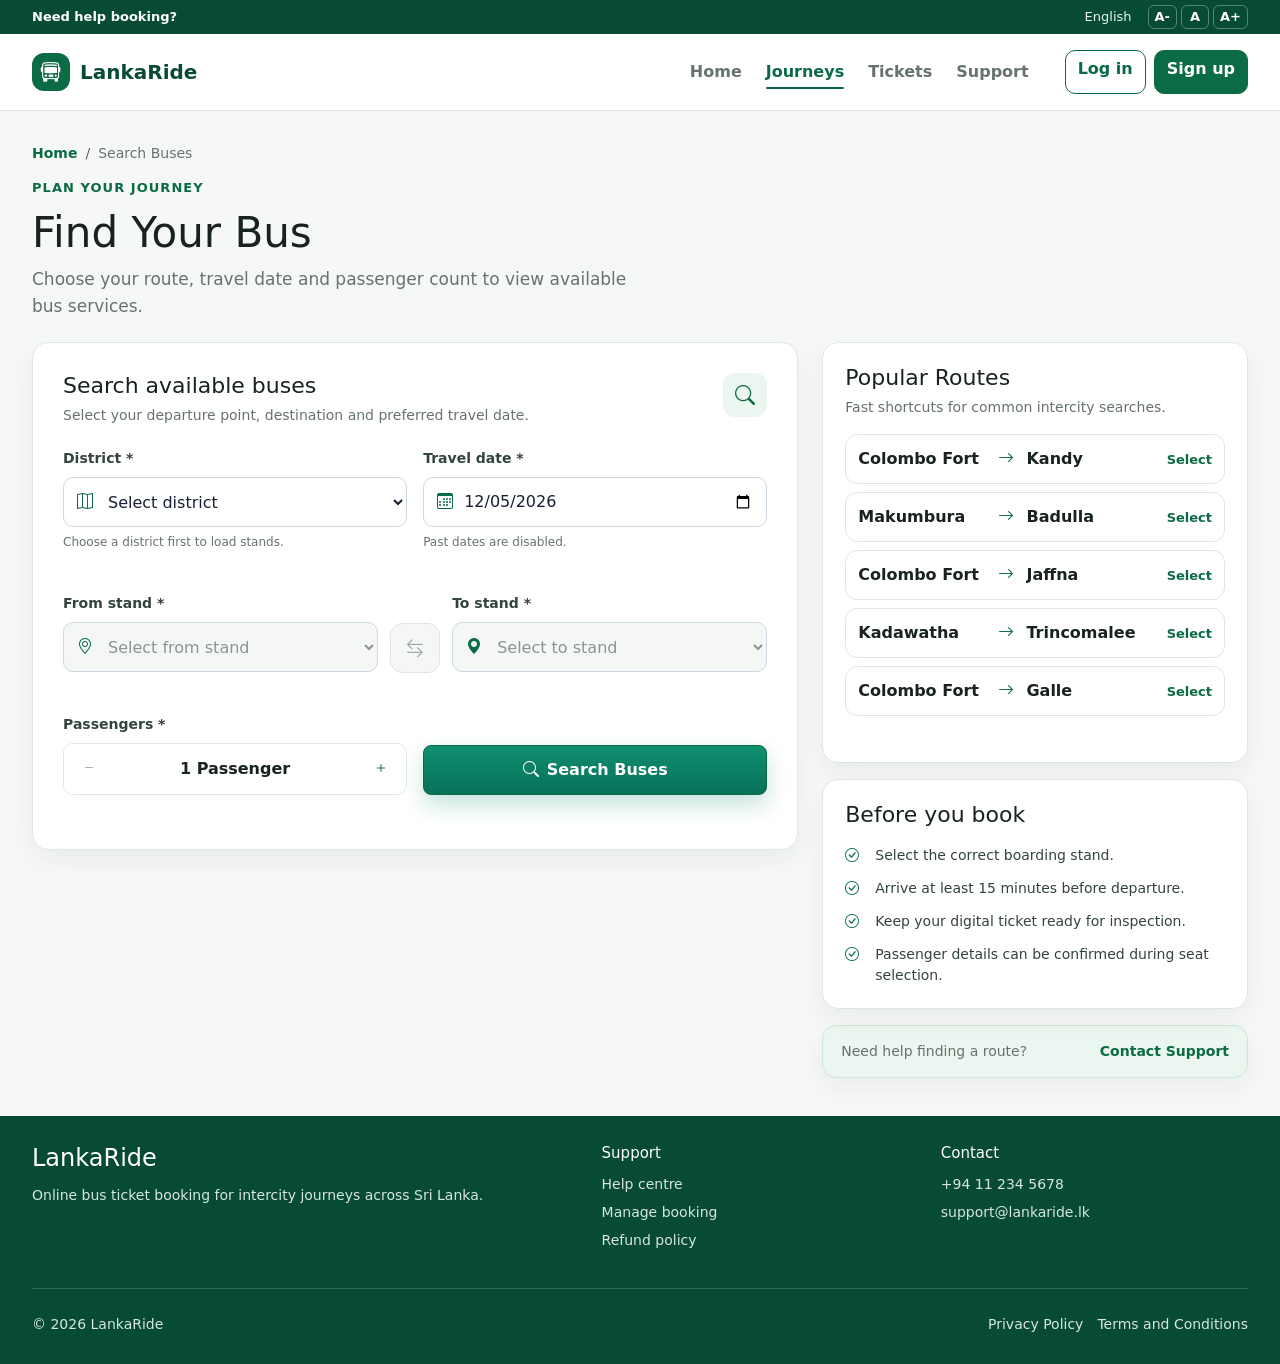
<file: src/main/resources/static/booking.html>
<!DOCTYPE html>
<html lang="en">
<head>
	<meta charset="UTF-8" />
	<meta name="viewport" content="width=device-width, initial-scale=1.0" />
	<title>Search Buses | LankaRide</title>
	<link rel="icon" type="image/svg+xml" href="assets/favicon.svg" />
	<link rel="shortcut icon" href="assets/favicon.svg" />
	<link href="https://cdn.jsdelivr.net/npm/bootstrap@5.3.3/dist/css/bootstrap.min.css" rel="stylesheet" />
	<link href="https://cdn.jsdelivr.net/npm/bootstrap-icons@1.11.3/font/bootstrap-icons.css" rel="stylesheet" />
	<link rel="stylesheet" href="css/srilanka-travel.css" />
</head>
<body class="lk-travel lk-home-page booking-page">
	<div class="lr-topbar">
		<div class="container-xl d-flex align-items-center justify-content-between gap-3">
			<a href="feedback.html" class="lr-help-link">Need help booking?</a>
			<div class="d-flex align-items-center gap-3">
				<span>English</span>
				<div class="lr-accessibility" aria-label="Font size controls">
					<button type="button" aria-label="Decrease font size">A-</button>
					<button type="button" aria-label="Default font size">A</button>
					<button type="button" aria-label="Increase font size">A+</button>
				</div>
			</div>
		</div>
	</div>

	<nav class="navbar lr-navbar sticky-top" id="mainNavbar">
		<div class="container-xl">
			<a class="navbar-brand lr-brand" href="index.html" aria-label="LankaRide home">
				<span class="lr-brand-mark"><i class="bi bi-bus-front"></i></span>
				<span>LankaRide</span>
			</a>
			<div class="d-flex align-items-center gap-4">
				<ul class="navbar-nav flex-row mb-0 lr-nav-links">
					<li class="nav-item"><a class="nav-link" href="index.html">Home</a></li>
					<li class="nav-item"><a class="nav-link active" href="booking.html">Journeys</a></li>
					<li class="nav-item"><a class="nav-link" href="profile.html">Tickets</a></li>
					<li class="nav-item"><a class="nav-link" href="feedback.html">Support</a></li>
					<li class="nav-item"><a class="nav-link hidden" id="navProfile" href="profile.html">Profile</a></li>
				</ul>
				<div class="d-flex align-items-center gap-2 lr-auth-actions">
					<a href="login.html" id="navLogin" class="btn btn-outline-success lr-login-btn">Log in</a>
					<a href="register.html" id="navSignup" class="btn btn-success lr-signup-btn">Sign up</a>
					<div class="notification-wrapper hidden" id="notificationWrapper">
						<button id="notificationBell" class="btn lr-icon-btn notification-trigger" type="button" aria-label="Notifications" aria-expanded="false" aria-controls="notificationDropdown">
							<i class="bi bi-bell"></i>
							<span id="notificationBadge" class="notification-badge hidden">0</span>
						</button>
						<div id="notificationDropdown" class="notification-dropdown hidden" aria-live="polite">
							<div class="notification-header">
								<h3>Notifications</h3>
								<button type="button" class="mark-all-read" id="markAllRead" disabled>Mark all as read</button>
							</div>
							<div class="notification-list" id="notificationList">
								<div class="notification-empty">
									<i class="bi bi-bell-slash"></i>
									<strong>You're all caught up</strong>
									<span>New booking and support updates will appear here.</span>
								</div>
							</div>
						</div>
					</div>
					<button id="navSignout" class="btn btn-outline-secondary hidden" type="button">Sign out</button>
				</div>
			</div>
		</div>
	</nav>

	<main class="booking-main">
		<div class="booking-shell">
			<header class="booking-header">
				<nav aria-label="breadcrumb">
					<ol class="breadcrumb">
						<li class="breadcrumb-item"><a href="index.html">Home</a></li>
						<li class="breadcrumb-item active" aria-current="page">Search Buses</li>
					</ol>
				</nav>
				<p class="lr-eyebrow">Plan your journey</p>
				<h1>Find Your Bus</h1>
				<p>Choose your route, travel date and passenger count to view available bus services.</p>
			</header>

			<section class="booking-layout">
				<article class="booking-search-card">
					<div class="booking-card-heading">
						<div>
							<h2>Search available buses</h2>
							<p>Select your departure point, destination and preferred travel date.</p>
						</div>
						<span class="booking-card-icon" aria-hidden="true"><i class="bi bi-search"></i></span>
					</div>

					<form class="booking-form-grid" id="bookingForm" novalidate>
						<div class="booking-field">
							<label for="district">District *</label>
							<div class="booking-input-wrap">
								<i class="bi bi-map"></i>
								<select id="district" name="district" class="booking-control" required>
									<option value="">Select district</option>
								</select>
							</div>
							<p class="booking-field-help">Choose a district first to load stands.</p>
							<p class="booking-error" id="districtError" aria-live="polite"></p>
						</div>

						<div class="booking-field">
							<label for="date">Travel date *</label>
							<div class="booking-input-wrap">
								<i class="bi bi-calendar3"></i>
								<input id="date" name="date" class="booking-control" type="date" required />
							</div>
							<p class="booking-field-help">Past dates are disabled.</p>
							<p class="booking-error" id="dateError" aria-live="polite"></p>
						</div>

						<div class="booking-route-row">
							<div class="booking-field">
								<label for="from">From stand *</label>
								<div class="booking-input-wrap">
									<i class="bi bi-geo-alt"></i>
									<select id="from" name="from" class="booking-control" required disabled>
										<option value="">Select from stand</option>
									</select>
								</div>
								<p class="booking-error" id="fromError" aria-live="polite"></p>
							</div>

							<button class="booking-swap-button" id="swapLocations" type="button" title="Swap locations" aria-label="Swap departure and destination" disabled>
								<i class="bi bi-arrow-left-right"></i>
							</button>

							<div class="booking-field">
								<label for="to">To stand *</label>
								<div class="booking-input-wrap">
									<i class="bi bi-geo-alt-fill"></i>
									<select id="to" name="to" class="booking-control" required disabled>
										<option value="">Select to stand</option>
									</select>
								</div>
								<p class="booking-error" id="toError" aria-live="polite"></p>
							</div>
						</div>

						<div class="booking-field">
							<label for="count">Passengers *</label>
							<div class="passenger-stepper">
								<button type="button" id="decreasePassengers" aria-label="Decrease passengers"><i class="bi bi-dash"></i></button>
								<input id="count" name="count" type="number" min="1" max="10" value="1" required readonly aria-label="Passenger count" />
								<span id="passengerLabel">1 Passenger</span>
								<button type="button" id="increasePassengers" aria-label="Increase passengers"><i class="bi bi-plus"></i></button>
							</div>
							<p class="booking-error" id="countError" aria-live="polite"></p>
						</div>

						<div class="booking-search-action">
							<button class="booking-primary-button" id="searchButton" type="submit">
								<i class="bi bi-search"></i>
								<span>Search Buses</span>
							</button>
							<p class="booking-error booking-form-error" id="formError" aria-live="polite"></p>
						</div>
					</form>
				</article>

				<aside class="booking-sidebar">
					<section class="popular-routes-card">
						<div class="booking-side-heading">
							<h2>Popular Routes</h2>
							<p>Fast shortcuts for common intercity searches.</p>
						</div>
						<div class="popular-route-list" id="popularRoutes">
							<button type="button" class="popular-route" data-district="Colombo" data-from="Colombo Fort" data-to="Kandy">
								<span>Colombo Fort</span><i class="bi bi-arrow-right"></i><span>Kandy</span><strong>Select</strong>
							</button>
							<button type="button" class="popular-route" data-district="Colombo" data-from="Makumbura" data-to="Badulla">
								<span>Makumbura</span><i class="bi bi-arrow-right"></i><span>Badulla</span><strong>Select</strong>
							</button>
							<button type="button" class="popular-route" data-district="Colombo" data-from="Colombo Fort" data-to="Jaffna">
								<span>Colombo Fort</span><i class="bi bi-arrow-right"></i><span>Jaffna</span><strong>Select</strong>
							</button>
							<button type="button" class="popular-route" data-district="Gampaha" data-from="Kadawatha" data-to="Trincomalee">
								<span>Kadawatha</span><i class="bi bi-arrow-right"></i><span>Trincomalee</span><strong>Select</strong>
							</button>
							<button type="button" class="popular-route" data-district="Colombo" data-from="Colombo Fort" data-to="Galle">
								<span>Colombo Fort</span><i class="bi bi-arrow-right"></i><span>Galle</span><strong>Select</strong>
							</button>
						</div>
						<p class="booking-error" id="routeShortcutError" aria-live="polite"></p>
					</section>

					<section class="booking-info-card">
						<div class="booking-side-heading">
							<h2>Before you book</h2>
						</div>
						<ul>
							<li><i class="bi bi-check-circle"></i><span>Select the correct boarding stand.</span></li>
							<li><i class="bi bi-check-circle"></i><span>Arrive at least 15 minutes before departure.</span></li>
							<li><i class="bi bi-check-circle"></i><span>Keep your digital ticket ready for inspection.</span></li>
							<li><i class="bi bi-check-circle"></i><span>Passenger details can be confirmed during seat selection.</span></li>
						</ul>
					</section>

					<section class="booking-support-line">
						<span>Need help finding a route?</span>
						<a href="feedback.html">Contact Support</a>
					</section>
				</aside>
			</section>
		</div>
	</main>

	<footer class="lr-footer booking-footer">
		<div class="container-xl">
			<div class="booking-footer-grid">
				<div>
					<h2>LankaRide</h2>
					<p>Online bus ticket booking for intercity journeys across Sri Lanka.</p>
				</div>
				<div>
					<h3>Support</h3>
					<a href="feedback.html">Help centre</a>
					<a href="profile.html">Manage booking</a>
					<a href="profile.html">Refund policy</a>
				</div>
				<div>
					<h3>Contact</h3>
					<span>+94 11 234 5678</span>
					<span>support@lankaride.lk</span>
				</div>
			</div>
			<div class="lr-footer-bottom">
				<span id="footerYear"></span>
				<div>
					<a href="index.html">Privacy Policy</a>
					<a href="index.html">Terms and Conditions</a>
				</div>
			</div>
		</div>
	</footer>

	<script src="https://cdn.jsdelivr.net/npm/bootstrap@5.3.3/dist/js/bootstrap.bundle.min.js"></script>
	<script>
		const districts = [
			'Colombo', 'Gampaha', 'Kalutara', 'Kandy', 'Matale', 'Nuwara Eliya',
			'Galle', 'Matara', 'Hambantota', 'Jaffna', 'Kilinochchi', 'Mannar',
			'Vavuniya', 'Mullaitivu', 'Batticaloa', 'Ampara', 'Trincomalee',
			'Kurunegala', 'Puttalam', 'Anuradhapura', 'Polonnaruwa', 'Badulla',
			'Monaragala', 'Ratnapura', 'Kegalle'
		];

		const districtStands = {
			"Galle": [
				"Galle", "Udugama", "Hikkaduwa", "Ambalangoda", "Bentota", "Koggala", 
				"Unawatuna", "Weligama", "Mirissa", "Ahangama", "Kosgoda", "Balapitiya"
			],
			"Colombo": [
				"Colombo", "Fort", "Pettah", "Bambalapitiya", "Wellawatta", "Dehiwala", 
				"Mount Lavinia", "Moratuwa", "Panadura", "Kalutara", "Wattala", "Negombo"
			],
			"Kandy": [
				"Kandy", "Peradeniya", "Kadugannawa", "Gampola", "Nawalapitiya", 
				"Talawakele", "Hatton", "Nuwara Eliya", "Matale", "Dambulla"
			],
			"Matara": [
				"Matara", "Weligama", "Mirissa", "Dikwella", "Tangalle", "Hambantota", 
				"Tissamaharama", "Kataragama", "Weeraketiya", "Beliatte"
			],
			"Jaffna": [
				"Jaffna", "Point Pedro", "Chavakachcheri", "Kilinochchi", "Mullaitivu", 
				"Vavuniya", "Mannar", "Poonakari", "Nallur", "Kopay"
			],
			"Kurunegala": [
				"Kurunegala", "Kuliyapitiya", "Nikaweratiya", "Puttalam", "Chilaw", 
				"Anuradhapura", "Polonnaruwa", "Dambulla", "Maho", "Galgamuwa"
			],
			"Badulla": [
				"Badulla", "Bandarawela", "Haputale", "Ella", "Wellawaya", "Monaragala", 
				"Bibile", "Siyambalanduwa", "Ampara", "Kalmunai"
			],
			"Ratnapura": [
				"Ratnapura", "Balangoda", "Eheliyagoda", "Kuruwita", "Embilipitiya", 
				"Pelmadulla", "Kahawatta", "Nivithigala", "Rakwana", "Godakawela"
			],
			"Kegalle": [
				"Kegalle", "Mawanella", "Rambukkana", "Warakapola", "Galigamuwa", 
				"Aranayake", "Bulathkohupitiya", "Dehiowita", "Deraniyagala", "Yatiyantota"
			],
			"Kalutara": [
				"Kalutara", "Panadura", "Moratuwa", "Beruwala", "Aluthgama", "Bentota", 
				"Kosgoda", "Ahungalla", "Balapitiya", "Ambalangoda"
			],
			"Gampaha": [
				"Gampaha", "Negombo", "Wattala", "Ja-Ela", "Katunayake", "Seeduwa", 
				"Minuwangoda", "Veyangoda", "Nittambuwa", "Mirigama"
			],
			"Hambantota": [
				"Hambantota", "Tangalle", "Tissamaharama", "Kataragama", "Weeraketiya", 
				"Beliatte", "Ambalantota", "Ranna", "Katuwana", "Angunakolapelessa"
			],
			"Batticaloa": [
				"Batticaloa", "Kalmunai", "Ampara", "Akkaraipattu", "Sainthamaruthu", 
				"Kattankudy", "Eravur", "Valaichchenai", "Chenkalady", "Kokkadichcholai"
			],
			"Trincomalee": [
				"Trincomalee", "Kinniya", "Muttur", "Kantalai", "Seruwila", "Gomarankadawala", 
				"Kuchchaveli", "Nilaveli", "Uppuveli", "Koneswaram"
			],
			"Anuradhapura": [
				"Anuradhapura", "Polonnaruwa", "Dambulla", "Sigiriya", "Habarana", 
				"Kekirawa", "Mihintale", "Thambuttegama", "Eppawala", "Nochchiyagama"
			],
			"Polonnaruwa": [
				"Polonnaruwa", "Hingurakgoda", "Kaduruwela", "Medirigiriya", "Lankapura", 
				"Welikanda", "Dimbulagala", "Manampitiya", "Elahara", "Giritale"
			],
			"Nuwara Eliya": [
				"Nuwara Eliya", "Hatton", "Talawakele", "Nanu Oya", "Ragala", "Welimada", 
				"Kotagala", "Maskeliya", "Norwood", "Lindula"
			],
			"Matale": [
				"Matale", "Dambulla", "Sigiriya", "Habarana", "Naula", "Rattota", 
				"Ukuwela", "Palapathwela", "Laggala", "Wilgamuwa"
			],
			"Mannar": [
				"Mannar", "Pesalai", "Nanattan", "Madhu", "Murunkan", "Vankalai", 
				"Thalaimannar", "Erukkalampiddy", "Pallimunai", "Uyilankulam"
			],
			"Vavuniya": [
				"Vavuniya", "Omanthai", "Cheddikulam", "Nedunkerny", "Puliyankulam", 
				"Mamaduwa", "Poovarasankulam", "Periyamadu", "Kovilkulam", "Pampaimadu"
			],
			"Mullaitivu": [
				"Mullaitivu", "Puthukkudiyiruppu", "Oddusuddan", "Mulliyawalai", 
				"Kokkuthoduvai", "Alampil", "Kumulamunai", "Nayaru", "Vellamullivaikkal", "Karunaadu"
			],
			"Kilinochchi": [
				"Kilinochchi", "Pallai", "Iranamadu", "Paranthan", "Akkarayankulam", 
				"Kandawalai", "Poonakari", "Mullaitivu", "Elephant Pass", "Chundikulam"
			],
			"Ampara": [
				"Ampara", "Kalmunai", "Akkaraipattu", "Sainthamaruthu", "Sammanthurai", 
				"Pottuvil", "Arugam Bay", "Lahugala", "Uhana", "Maha Oya"
			],
			"Puttalam": [
				"Puttalam", "Chilaw", "Wennappuwa", "Marawila", "Nattandiya", "Madampe", 
				"Anamaduwa", "Kalpitiya", "Vanathavilluwa", "Karuwalagaswewa"
			],
			"Monaragala": [
				"Monaragala", "Bibile", "Siyambalanduwa", "Wellawaya", "Buttala", 
				"Kataragama", "Tissamaharama", "Hambantota", "Tanamalwila", "Medagama"
			]
		};

		const ROUTES_API = 'http://localhost:8080/api/routes';
		let currentUser = JSON.parse(localStorage.getItem('currentUser') || 'null');
		let notificationDropdownVisible = false;
		const maxPassengers = 10;
		let backendRoutes = [];

		document.addEventListener('DOMContentLoaded', async () => {
			await loadBackendRoutes();
			populateDistricts();
			setMinDate();
			initializeSearchableDropdowns();
			setupBookingEvents();
			syncAuthUI();
			setupNotifications();
			document.getElementById('footerYear').textContent = `© ${new Date().getFullYear()} LankaRide`;
		});

		async function loadBackendRoutes() {
			try {
				const response = await fetch(ROUTES_API);
				if (!response.ok) return;
				backendRoutes = await response.json();
				if (!Array.isArray(backendRoutes)) {
					backendRoutes = [];
					return;
				}

				backendRoutes.forEach(route => {
					const district = route.district || inferDistrictForRoute(route) || 'Colombo';
					if (!districts.includes(district)) districts.push(district);
					addStandToDistrict(district, route.fromStand);
					addStandToDistrict(district, route.toStand);
				});
			} catch (error) {
				console.error("We couldn't load the locations. Please try again.", error);
			}
		}

		function addStandToDistrict(district, stand) {
			if (!district || !stand) return;
			if (!districtStands[district]) districtStands[district] = [];
			if (!districtStands[district].includes(stand)) districtStands[district].push(stand);
		}

		function inferDistrictForRoute(route) {
			return districts.find(district => {
				const stands = districtStands[district] || [];
				return stands.includes(route.fromStand) || stands.includes(route.toStand);
			});
		}

		function populateDistricts() {
			const districtSelect = document.getElementById('district');
			districts.forEach(district => {
				const option = document.createElement('option');
				option.value = district;
				option.textContent = district;
				districtSelect.appendChild(option);
			});
			
			districtSelect.addEventListener('change', function() {
				const selectedDistrict = this.value;
				clearFieldError('district');
				if (selectedDistrict) {
					populateStandsForDistrict(selectedDistrict);
				} else {
					resetStandSelects();
				}
				validateRoute();
			});
		}

		function populateStandsForDistrict(district) {
			const stands = districtStands[district] || [];
			const fromSelect = document.getElementById('from');
			const toSelect = document.getElementById('to');
			fromSelect.innerHTML = '<option value="">Select from stand</option>';
			toSelect.innerHTML = '<option value="">Select to stand</option>';

			stands.forEach(stand => {
				const fromOption = document.createElement('option');
				fromOption.value = stand;
				fromOption.textContent = stand;
				fromSelect.appendChild(fromOption);

				const toOption = document.createElement('option');
				toOption.value = stand;
				toOption.textContent = stand;
				toSelect.appendChild(toOption);
			});

			const hasStands = stands.length > 0;
			fromSelect.disabled = !hasStands;
			toSelect.disabled = !hasStands;
			document.getElementById('swapLocations').disabled = !hasStands;

			if (!hasStands) {
				setError('district', 'No stands are available for this district.');
			}
		}

		function resetStandSelects() {
			document.getElementById('from').innerHTML = '<option value="">Select from stand</option>';
			document.getElementById('to').innerHTML = '<option value="">Select to stand</option>';
			document.getElementById('from').disabled = true;
			document.getElementById('to').disabled = true;
			document.getElementById('swapLocations').disabled = true;
		}

		function initializeSearchableDropdowns() {
			['district', 'from', 'to'].forEach(id => {
				const select = document.getElementById(id);
				let searchTimeout;
				select.addEventListener('keydown', function(e) {
					if (e.key.length === 1 || e.key === 'Backspace') {
						clearTimeout(searchTimeout);
						searchTimeout = setTimeout(() => filterSelectOptions(this, e.target.value), 100);
					}
				});
			});
		}

		function filterSelectOptions(selectElement, searchTerm) {
			const options = Array.from(selectElement.options);
			const searchLower = searchTerm.toLowerCase();
			options.forEach(option => {
				if (option.value === '' || option.text.toLowerCase().includes(searchLower)) {
					option.style.display = 'block';
				} else {
					option.style.display = 'none';
				}
			});
		}

		function getLocalDateValue(date) {
			const year = date.getFullYear();
			const month = String(date.getMonth() + 1).padStart(2, '0');
			const day = String(date.getDate()).padStart(2, '0');
			return `${year}-${month}-${day}`;
		}

		function setMinDate() {
			const dateInput = document.getElementById('date');
			const today = getLocalDateValue(new Date());
			dateInput.setAttribute('min', today);
			if (!dateInput.value || dateInput.value < today) dateInput.value = today;
		}

		function setupBookingEvents() {
			document.getElementById('from').addEventListener('change', validateRoute);
			document.getElementById('to').addEventListener('change', validateRoute);
			document.getElementById('date').addEventListener('change', validateDate);
			document.getElementById('decreasePassengers').addEventListener('click', () => updatePassengerCount(-1));
			document.getElementById('increasePassengers').addEventListener('click', () => updatePassengerCount(1));
			document.getElementById('swapLocations').addEventListener('click', swapLocations);

			document.querySelectorAll('.popular-route').forEach(button => {
				button.addEventListener('click', () => selectPopularRoute(button));
			});

			document.getElementById('bookingForm').addEventListener('submit', handleBookingSubmit);
			updatePassengerLabel();
		}

		function updatePassengerCount(change) {
			const countInput = document.getElementById('count');
			const nextValue = Math.min(maxPassengers, Math.max(1, Number(countInput.value || 1) + change));
			countInput.value = nextValue;
			updatePassengerLabel();
			validatePassengerCount();
		}

		function updatePassengerLabel() {
			const value = Number(document.getElementById('count').value || 1);
			document.getElementById('passengerLabel').textContent = `${value} Passenger${value === 1 ? '' : 's'}`;
			document.getElementById('decreasePassengers').disabled = value <= 1;
			document.getElementById('increasePassengers').disabled = value >= maxPassengers;
		}

		function swapLocations() {
			const fromSelect = document.getElementById('from');
			const toSelect = document.getElementById('to');
			if (fromSelect.disabled || toSelect.disabled) return;
			const currentFrom = fromSelect.value;
			fromSelect.value = toSelect.value;
			toSelect.value = currentFrom;
			validateRoute();
		}

		function selectPopularRoute(button) {
			let district = button.dataset.district;
			let from = button.dataset.from;
			let to = button.dataset.to;
			const matchedRoute = backendRoutes.find(route => route.fromStand === from && route.toStand === to);
			if (matchedRoute) {
				district = matchedRoute.district || district;
				from = matchedRoute.fromStand;
				to = matchedRoute.toStand;
				addStandToDistrict(district, from);
				addStandToDistrict(district, to);
			}

			const stands = districtStands[district] || [];
			const shortcutError = document.getElementById('routeShortcutError');

			if (!districts.includes(district) || !stands.includes(from) || !stands.includes(to)) {
				shortcutError.textContent = 'This route is not in the configured stand list yet. Please select the stands manually.';
				return;
			}

			shortcutError.textContent = '';
			const districtSelect = document.getElementById('district');
			districtSelect.value = district;
			districtSelect.dispatchEvent(new Event('change'));
			document.getElementById('from').value = from;
			document.getElementById('to').value = to;
			validateRoute();
			document.querySelector('.booking-search-card').scrollIntoView({ behavior: 'smooth', block: 'center' });
		}

		function setError(field, message) {
			document.getElementById(`${field}Error`).textContent = message;
			const control = document.getElementById(field);
			if (control) control.classList.toggle('is-invalid', !!message);
		}

		function clearFieldError(field) {
			setError(field, '');
		}

		function validateRoute() {
			const district = document.getElementById('district').value.trim();
			const from = document.getElementById('from').value.trim();
			const to = document.getElementById('to').value.trim();
			let valid = true;

			setError('district', district ? '' : 'Please select a district.');
			setError('from', from ? '' : 'Please select a departure stand.');
			setError('to', to ? '' : 'Please select a destination stand.');

			if (!district || !from || !to) valid = false;
			if (from && to && from === to) {
				setError('to', 'Departure and destination cannot be the same.');
				valid = false;
			}

			return valid;
		}

		function validateDate() {
			const dateInput = document.getElementById('date');
			const today = dateInput.min;
			if (!dateInput.value) {
				setError('date', 'Please select a travel date.');
				return false;
			}
			if (dateInput.value < today) {
				setError('date', 'Please select today or a future travel date.');
				return false;
			}
			clearFieldError('date');
			return true;
		}

		function validatePassengerCount() {
			const count = parseInt(document.getElementById('count').value, 10);
			if (!Number.isInteger(count) || count < 1 || count > maxPassengers) {
				setError('count', `Passenger count must be between 1 and ${maxPassengers}.`);
				return false;
			}
			clearFieldError('count');
			return true;
		}

		function handleBookingSubmit(e) {
			e.preventDefault();
			const searchButton = document.getElementById('searchButton');
			const searchLabel = searchButton.querySelector('span');
			const routeValid = validateRoute();
			const dateValid = validateDate();
			const countValid = validatePassengerCount();
			const formError = document.getElementById('formError');

			if (!routeValid || !dateValid || !countValid) {
				formError.textContent = 'Please fix the highlighted fields before searching.';
				return;
			}

			formError.textContent = '';
			searchButton.disabled = true;
			searchLabel.textContent = 'Searching...';

			const district = document.getElementById('district').value.trim();
			const from = document.getElementById('from').value.trim();
			const to = document.getElementById('to').value.trim();
			const date = document.getElementById('date').value;
			const count = parseInt(document.getElementById('count').value, 10);

			localStorage.setItem('pendingBooking', JSON.stringify({ district, from, to, date, count }));
			const qs = new URLSearchParams({ district, from, to, date }).toString();
			window.location.href = `availability.html?${qs}`;
		}

		function syncAuthUI() {
			const loggedIn = !!currentUser;
			const isPassenger = loggedIn && currentUser.role && currentUser.role.toLowerCase() === 'passenger';
			document.getElementById('navLogin').classList.toggle('hidden', loggedIn);
			document.getElementById('navSignup').classList.toggle('hidden', loggedIn);
			document.getElementById('navProfile').classList.toggle('hidden', !loggedIn);
			document.getElementById('navSignout').classList.toggle('hidden', !loggedIn);
			document.getElementById('notificationWrapper').classList.toggle('hidden', !isPassenger);
		}

		function setupNotifications() {
			document.getElementById('navSignout').addEventListener('click', () => {
				localStorage.removeItem('currentUser');
				currentUser = null;
				syncAuthUI();
				window.location.href = 'index.html';
			});

			document.getElementById('notificationBell').addEventListener('click', (event) => {
				event.stopPropagation();
				setNotificationDropdown(!notificationDropdownVisible);
			});

			document.getElementById('notificationDropdown').addEventListener('click', (event) => {
				event.stopPropagation();
			});

			document.getElementById('markAllRead').addEventListener('click', () => {
				if (!currentUser || !currentUser.nic) return;
				fetch(`/api/notifications/user/${currentUser.nic}/read-all`, { method: 'PUT' })
					.then(loadNotifications)
					.catch(error => console.error('Error marking all as read:', error));
			});

			document.addEventListener('click', (event) => {
				const wrapper = document.getElementById('notificationWrapper');
				if (!wrapper.contains(event.target)) setNotificationDropdown(false);
			});

			document.addEventListener('keydown', (event) => {
				if (event.key === 'Escape') setNotificationDropdown(false);
			});

			window.addEventListener('scroll', () => {
				document.getElementById('mainNavbar').classList.toggle('is-scrolled', window.scrollY > 8);
			});

			if (currentUser && currentUser.role && currentUser.role.toLowerCase() === 'passenger') {
				updateNotificationBadge();
				setInterval(updateNotificationBadge, 30000);
			}
		}

		function getTimeAgo(dateString) {
			const now = new Date();
			const past = new Date(dateString);
			const seconds = Math.floor((now - past) / 1000);
			if (seconds < 60) return 'Just now';
			const minutes = Math.floor(seconds / 60);
			if (minutes < 60) return `${minutes} minute${minutes > 1 ? 's' : ''} ago`;
			const hours = Math.floor(minutes / 60);
			if (hours < 24) return `${hours} hour${hours > 1 ? 's' : ''} ago`;
			const days = Math.floor(hours / 24);
			return `${days} day${days > 1 ? 's' : ''} ago`;
		}

		function loadNotifications() {
			if (!currentUser || !currentUser.nic) return;
			fetch(`/api/notifications/user/${currentUser.nic}`)
				.then(response => response.json())
				.then(notifications => {
					displayNotifications(notifications);
					updateNotificationBadge();
				})
				.catch(error => console.error('Error loading notifications:', error));
		}

		function getNotificationEmptyState() {
			return `
				<div class="notification-empty">
					<i class="bi bi-bell-slash"></i>
					<strong>You're all caught up</strong>
					<span>New booking and support updates will appear here.</span>
				</div>
			`;
		}

		function getNotificationTitle(notification) {
			const message = (notification.message || '').toLowerCase();
			if (message.includes('booking') || message.includes('reservation')) return 'Booking update';
			if (message.includes('payment')) return 'Payment update';
			if (message.includes('feedback') || message.includes('support')) return 'Support update';
			return 'LankaRide update';
		}

		function displayNotifications(notifications) {
			const list = document.getElementById('notificationList');
			const markAllButton = document.getElementById('markAllRead');
			const items = Array.isArray(notifications) ? notifications : [];
			markAllButton.disabled = !items.some(notification => !notification.isRead);
			if (items.length === 0) {
				list.innerHTML = getNotificationEmptyState();
				return;
			}

			list.innerHTML = items.map(notification => `
				<button class="notification-item ${!notification.isRead ? 'unread' : ''}" data-id="${notification.id}" type="button">
					<span class="notification-type-icon"><i class="bi bi-bell"></i></span>
					<span class="notification-content">
						<span class="notification-title">${getNotificationTitle(notification)}</span>
						<span class="notification-message">${notification.message || 'You have a new LankaRide update.'}</span>
						<span class="notification-time">${getTimeAgo(notification.createdAt)}</span>
					</span>
					${!notification.isRead ? '<span class="notification-dot" aria-hidden="true"></span>' : '<span></span>'}
				</button>
			`).join('');

			list.querySelectorAll('.notification-item').forEach(item => {
				item.addEventListener('click', () => markNotificationAsRead(item.dataset.id));
			});
		}

		function updateNotificationBadge() {
			if (!currentUser || !currentUser.nic) return;
			fetch(`/api/notifications/user/${currentUser.nic}/count`)
				.then(response => response.json())
				.then(data => {
					const badge = document.getElementById('notificationBadge');
					if (data.unreadCount > 0) {
						badge.textContent = data.unreadCount > 99 ? '99+' : data.unreadCount;
						badge.classList.remove('hidden');
					} else {
						badge.classList.add('hidden');
					}
				})
				.catch(error => console.error('Error updating notification badge:', error));
		}

		function markNotificationAsRead(notificationId) {
			fetch(`/api/notifications/${notificationId}/read`, { method: 'PUT' })
				.then(loadNotifications)
				.catch(error => console.error('Error marking notification as read:', error));
		}

		function setNotificationDropdown(open) {
			const dropdown = document.getElementById('notificationDropdown');
			const bell = document.getElementById('notificationBell');
			notificationDropdownVisible = open;
			dropdown.classList.toggle('is-open', open);
			dropdown.classList.toggle('hidden', !open);
			bell.setAttribute('aria-expanded', String(open));
			if (open) loadNotifications();
		}
	</script>
</body>
</html>
</file>
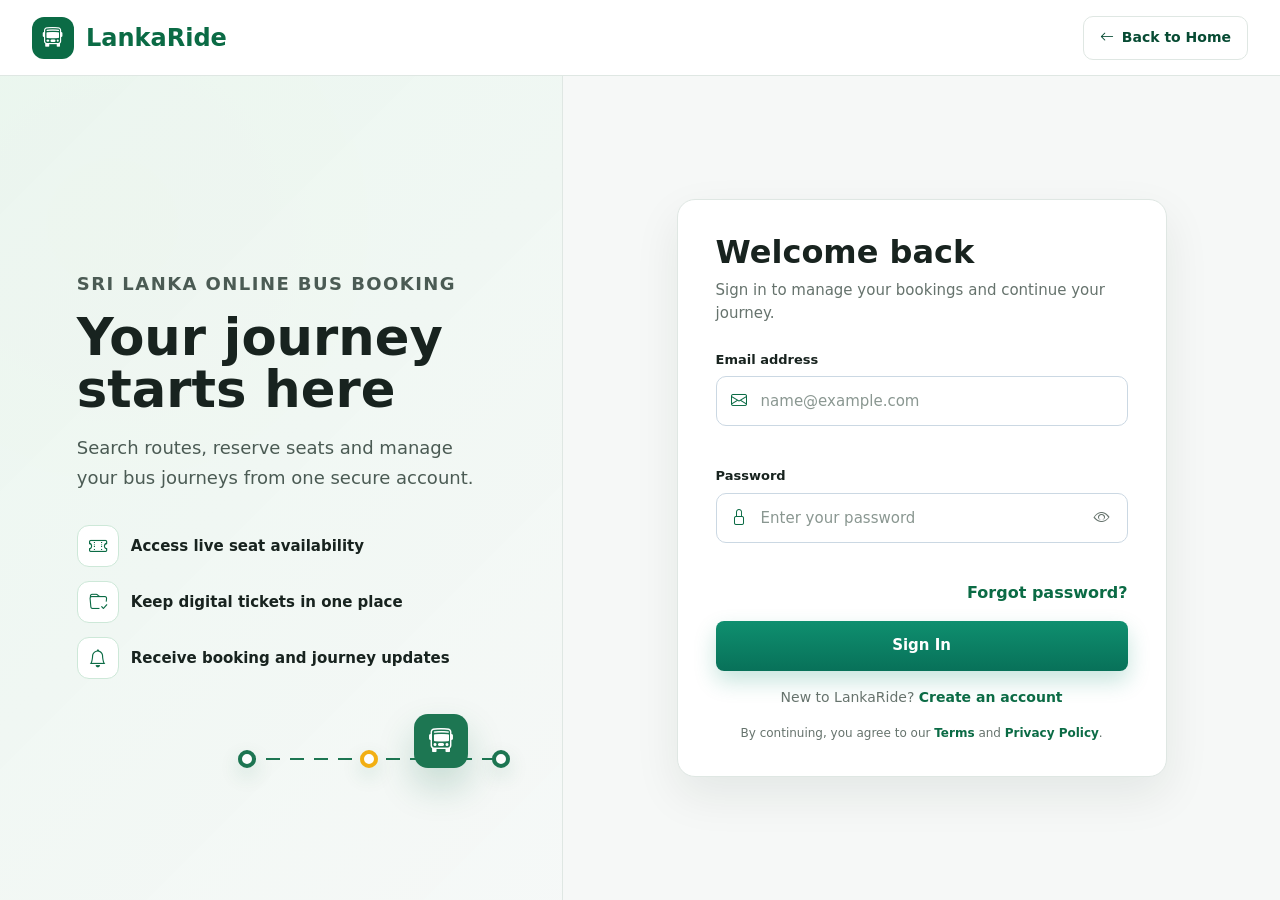
<file: src/main/resources/static/login.html>
<!DOCTYPE html>
<html lang="en">
<head>
	<meta charset="UTF-8" />
	<meta name="viewport" content="width=device-width, initial-scale=1.0" />
	<title>Sign In | LankaRide</title>
	<link href="https://cdn.jsdelivr.net/npm/bootstrap@5.3.3/dist/css/bootstrap.min.css" rel="stylesheet" />
	<link href="https://cdn.jsdelivr.net/npm/bootstrap-icons@1.11.3/font/bootstrap-icons.css" rel="stylesheet" />
	<link rel="stylesheet" href="css/srilanka-travel.css" />
</head>
<body class="lk-travel auth-page auth-login-page">
	<header class="auth-header">
		<div class="auth-header-inner">
			<a class="auth-brand" href="index.html" aria-label="LankaRide home">
				<span class="lr-brand-mark"><i class="bi bi-bus-front"></i></span>
				<span>LankaRide</span>
			</a>
			<a class="auth-home-link" href="index.html">
				<i class="bi bi-arrow-left"></i>
				<span>Back to Home</span>
			</a>
		</div>
	</header>

	<main class="auth-layout">
		<section class="auth-brand-panel" aria-labelledby="authBrandHeading">
			<div class="auth-route-map" aria-hidden="true">
				<span class="route-node node-a"></span>
				<span class="route-node node-b"></span>
				<span class="route-node node-c"></span>
				<span class="route-bus"><i class="bi bi-bus-front"></i></span>
			</div>
			<div class="auth-brand-content">
				<p class="lr-eyebrow">Sri Lanka online bus booking</p>
				<h1 id="authBrandHeading">Your journey starts here</h1>
				<p>Search routes, reserve seats and manage your bus journeys from one secure account.</p>
				<ul class="auth-benefits" aria-label="LankaRide account benefits">
					<li><i class="bi bi-ticket-perforated"></i><span>Access live seat availability</span></li>
					<li><i class="bi bi-folder-check"></i><span>Keep digital tickets in one place</span></li>
					<li><i class="bi bi-bell"></i><span>Receive booking and journey updates</span></li>
				</ul>
			</div>
		</section>

		<section class="auth-form-panel" aria-labelledby="loginHeading">
			<div class="auth-card">
				<div class="auth-card-header">
					<h2 id="loginHeading">Welcome back</h2>
					<p>Sign in to manage your bookings and continue your journey.</p>
				</div>

				<form class="auth-form" id="loginForm" novalidate>
					<div id="loginValidationSummary" class="auth-alert" role="alert" aria-live="polite">
						<i class="bi bi-exclamation-circle"></i>
						<div>
							<strong>We couldn't sign you in.</strong>
							<ul id="loginValidationErrors"></ul>
						</div>
					</div>

					<div class="auth-field">
						<label for="loginEmail">Email address</label>
						<div class="auth-input-wrap">
							<i class="bi bi-envelope"></i>
							<input class="auth-input" type="email" id="loginEmail" placeholder="name@example.com" autocomplete="email" required aria-describedby="loginEmailError" />
						</div>
						<span id="loginEmailError" class="auth-error"></span>
					</div>

					<div class="auth-field">
						<label for="loginPassword">Password</label>
						<div class="auth-input-wrap password-control">
							<i class="bi bi-lock"></i>
							<input class="auth-input" type="password" id="loginPassword" placeholder="Enter your password" autocomplete="current-password" required aria-describedby="loginPasswordError" />
							<button class="password-toggle" type="button" data-target="loginPassword" aria-label="Show password">
								<i class="bi bi-eye"></i>
							</button>
						</div>
						<span id="loginPasswordError" class="auth-error"></span>
					</div>

					<div class="auth-options-row">
						<span></span>
						<a href="#" id="toggleForgot">Forgot password?</a>
					</div>

					<button type="submit" class="auth-primary-btn" id="loginSubmitBtn">
						<span>Sign In</span>
					</button>

					<p class="auth-switch-text">New to LankaRide? <a href="register.html">Create an account</a></p>
					<p class="auth-footer-text">By continuing, you agree to our <a href="#">Terms</a> and <a href="#">Privacy Policy</a>.</p>
				</form>

				<form class="auth-form auth-forgot-form hidden" id="forgotForm" novalidate>
					<div class="auth-card-subheader">
						<h3>Reset password</h3>
						<p>Enter your email and new password to update your account.</p>
					</div>
					<div id="forgotValidationSummary" class="auth-alert" role="alert" aria-live="polite">
						<i class="bi bi-exclamation-circle"></i>
						<div>
							<strong>Please fix the following fields.</strong>
							<ul id="forgotValidationErrors"></ul>
						</div>
					</div>

					<div class="auth-field">
						<label for="forgotEmail">Email address</label>
						<div class="auth-input-wrap">
							<i class="bi bi-envelope"></i>
							<input class="auth-input" type="email" id="forgotEmail" placeholder="name@example.com" autocomplete="email" aria-describedby="forgotEmailError" />
						</div>
						<span id="forgotEmailError" class="auth-error"></span>
					</div>

					<div class="auth-field">
						<label for="newPassword">New password</label>
						<div class="auth-input-wrap password-control">
							<i class="bi bi-lock"></i>
							<input class="auth-input" type="password" id="newPassword" placeholder="Enter a new password" autocomplete="new-password" aria-describedby="newPasswordError" />
							<button class="password-toggle" type="button" data-target="newPassword" aria-label="Show password">
								<i class="bi bi-eye"></i>
							</button>
						</div>
						<span id="newPasswordError" class="auth-error"></span>
					</div>

					<button type="button" id="forgotBtn" class="auth-secondary-submit">
						<span>Reset password</span>
					</button>
					<p class="auth-footer-text">We will update your password only if the account details match.</p>
				</form>
			</div>
		</section>
	</main>

	<script>
		const API = 'http://localhost:8080/api/users';

		document.addEventListener('DOMContentLoaded', () => {
			setupLoginValidation();
			setupForgotValidation();
			setupPasswordToggles();
		});

		document.getElementById('loginForm').addEventListener('submit', async (e) => {
			e.preventDefault();
			await login();
		});

		document.getElementById('toggleForgot').addEventListener('click', (e) => {
			e.preventDefault();
			document.getElementById('forgotForm').classList.toggle('hidden');
			clearLoginValidationErrors();
		});

		document.getElementById('forgotBtn').addEventListener('click', async () => {
			await forgot();
		});

		function setupPasswordToggles() {
			document.querySelectorAll('.password-toggle').forEach(button => {
				button.addEventListener('click', () => {
					const input = document.getElementById(button.dataset.target);
					const show = input.type === 'password';
					input.type = show ? 'text' : 'password';
					button.setAttribute('aria-label', show ? 'Hide password' : 'Show password');
					button.querySelector('i').className = show ? 'bi bi-eye-slash' : 'bi bi-eye';
				});
			});
		}

		function validateEmail(email) {
			const trimmed = email.trim();
			if (!trimmed) return 'Email is required.';
			const emailRegex = /^[^\s@]+@[^\s@]+\.[^\s@]+$/;
			if (!emailRegex.test(trimmed)) return 'Please enter a valid email address.';
			if (trimmed.length > 100) return 'Email must be less than 100 characters.';
			return null;
		}

		function validatePassword(password) {
			if (!password) return 'Password is required.';
			if (password.length < 6) return 'Password must be at least 6 characters long.';
			return null;
		}

		function validateNewPassword(password) {
			if (!password) return 'New password is required.';
			if (password.length < 8) return 'Password must be at least 8 characters long.';
			if (password.length > 100) return 'Password must be less than 100 characters.';
			const hasUpperCase = /[A-Z]/.test(password);
			const hasLowerCase = /[a-z]/.test(password);
			const hasNumbers = /\d/.test(password);
			if (!hasUpperCase || !hasLowerCase || !hasNumbers) {
				return 'Password must contain uppercase, lowercase and number characters.';
			}
			return null;
		}

		function setupLoginValidation() {
			const inputs = [
				{ id: 'loginEmail', validator: validateEmail, errorId: 'loginEmailError' },
				{ id: 'loginPassword', validator: validatePassword, errorId: 'loginPasswordError' }
			];

			inputs.forEach(({ id, validator, errorId }) => {
				const input = document.getElementById(id);
				const errorElement = document.getElementById(errorId);
				input.addEventListener('input', () => validateField(input, validator, errorElement));
				input.addEventListener('blur', () => validateField(input, validator, errorElement));
			});
		}

		function setupForgotValidation() {
			const inputs = [
				{ id: 'forgotEmail', validator: validateEmail, errorId: 'forgotEmailError' },
				{ id: 'newPassword', validator: validateNewPassword, errorId: 'newPasswordError' }
			];

			inputs.forEach(({ id, validator, errorId }) => {
				const input = document.getElementById(id);
				const errorElement = document.getElementById(errorId);
				input.addEventListener('input', () => validateField(input, validator, errorElement));
				input.addEventListener('blur', () => validateField(input, validator, errorElement));
			});
		}

		function validateField(input, validator, errorElement) {
			const error = validator(input.value);
			input.classList.toggle('error', !!error);
			input.classList.toggle('success', !error && !!input.value);
			errorElement.textContent = error || '';
		}

		function validateLoginForm() {
			const inputs = [
				{ id: 'loginEmail', validator: validateEmail, errorId: 'loginEmailError' },
				{ id: 'loginPassword', validator: validatePassword, errorId: 'loginPasswordError' }
			];
			return validateForm(inputs, 'loginValidationSummary', 'loginValidationErrors');
		}

		function validateForgotForm() {
			const inputs = [
				{ id: 'forgotEmail', validator: validateEmail, errorId: 'forgotEmailError' },
				{ id: 'newPassword', validator: validateNewPassword, errorId: 'newPasswordError' }
			];
			return validateForm(inputs, 'forgotValidationSummary', 'forgotValidationErrors');
		}

		function validateForm(inputs, summaryId, errorsId) {
			const errors = [];
			let isValid = true;
			inputs.forEach(({ id, validator, errorId }) => {
				const input = document.getElementById(id);
				const errorElement = document.getElementById(errorId);
				const error = validator(input.value);
				input.classList.toggle('error', !!error);
				input.classList.toggle('success', !error && !!input.value);
				errorElement.textContent = error || '';
				if (error) {
					errors.push(error);
					isValid = false;
				}
			});

			const validationSummary = document.getElementById(summaryId);
			const validationErrors = document.getElementById(errorsId);
			if (!isValid) {
				validationErrors.innerHTML = errors.map(error => `<li>${error}</li>`).join('');
				validationSummary.classList.add('show');
			} else {
				validationSummary.classList.remove('show');
			}
			return isValid;
		}

		function clearLoginValidationErrors() {
			clearValidationState(['loginEmail', 'loginPassword'], ['loginEmailError', 'loginPasswordError'], 'loginValidationSummary');
		}

		function clearForgotValidationErrors() {
			clearValidationState(['forgotEmail', 'newPassword'], ['forgotEmailError', 'newPasswordError'], 'forgotValidationSummary');
		}

		function clearValidationState(inputs, errorIds, summaryId) {
			inputs.forEach((inputId, index) => {
				const input = document.getElementById(inputId);
				const errorElement = document.getElementById(errorIds[index]);
				input.classList.remove('error', 'success');
				errorElement.textContent = '';
			});
			document.getElementById(summaryId).classList.remove('show');
		}

		function showAuthError(summaryId, errorsId, message) {
			const summary = document.getElementById(summaryId);
			document.getElementById(errorsId).innerHTML = `<li>${message}</li>`;
			summary.classList.add('show');
			summary.classList.remove('success');
		}

		async function login() {
			if (!validateLoginForm()) return;

			const submitButton = document.getElementById('loginSubmitBtn');
			const submitText = submitButton.querySelector('span');
			const email = document.getElementById('loginEmail').value.trim();
			const password = document.getElementById('loginPassword').value;

			submitButton.disabled = true;
			submitText.textContent = 'Signing in...';

			try {
				const res = await fetch(`${API}/login`, {
					method: 'POST',
					credentials: 'same-origin',
					headers: { 'Content-Type': 'application/json' },
					body: JSON.stringify({ email, password })
				});
				if (res.ok) {
					const data = await res.json();
					const role = (data.role || '').trim();
					localStorage.setItem('currentUser', JSON.stringify(data));
					const returnUrl = localStorage.getItem('returnUrl');
					if (returnUrl) {
						localStorage.removeItem('returnUrl');
						window.location.href = returnUrl;
						return;
					}
					switch (role) {
						case 'IT Support':
							window.location.href = 'itdashboard.html';
							break;
						case 'Customer Service':
							window.location.href = 'customerservicedashboard.html';
							break;
						case 'Operation User':
							window.location.href = 'operationdashboard.html';
							break;
						case 'Finance User':
							window.location.href = 'financedashboard.html';
							break;
						case 'Ticket Officer':
							window.location.href = 'ticketingdashboard.html';
							break;
						case 'Passenger':
						default:
							window.location.href = 'index.html';
					}
				} else {
					showAuthError('loginValidationSummary', 'loginValidationErrors', "We couldn't sign you in. Check your email and password and try again.");
				}
			} catch (error) {
				console.error('Login error:', error);
				showAuthError('loginValidationSummary', 'loginValidationErrors', 'Network or server error. Please try again.');
			} finally {
				submitButton.disabled = false;
				submitText.textContent = 'Sign In';
			}
		}

		async function forgot() {
			if (!validateForgotForm()) return;

			const resetButton = document.getElementById('forgotBtn');
			const resetText = resetButton.querySelector('span');
			const email = document.getElementById('forgotEmail').value.trim();
			const newPassword = document.getElementById('newPassword').value;

			resetButton.disabled = true;
			resetText.textContent = 'Updating...';

			try {
				const res = await fetch(`${API}/forgot`, {
					method: 'POST',
					headers: { 'Content-Type': 'application/json' },
					body: JSON.stringify({ email, newPassword })
				});
				if (res.ok) {
					document.getElementById('forgotForm').classList.add('hidden');
					clearForgotValidationErrors();
					showAuthError('loginValidationSummary', 'loginValidationErrors', 'Password reset successful. You can sign in with your new password.');
					document.getElementById('loginValidationSummary').classList.add('success');
				} else {
					showAuthError('forgotValidationSummary', 'forgotValidationErrors', 'We could not reset that password. Please check your details and try again.');
				}
			} catch (error) {
				console.error('Forgot password error:', error);
				showAuthError('forgotValidationSummary', 'forgotValidationErrors', 'Network or server error. Please try again.');
			} finally {
				resetButton.disabled = false;
				resetText.textContent = 'Reset password';
			}
		}
	</script>
</body>
</html>
</file>
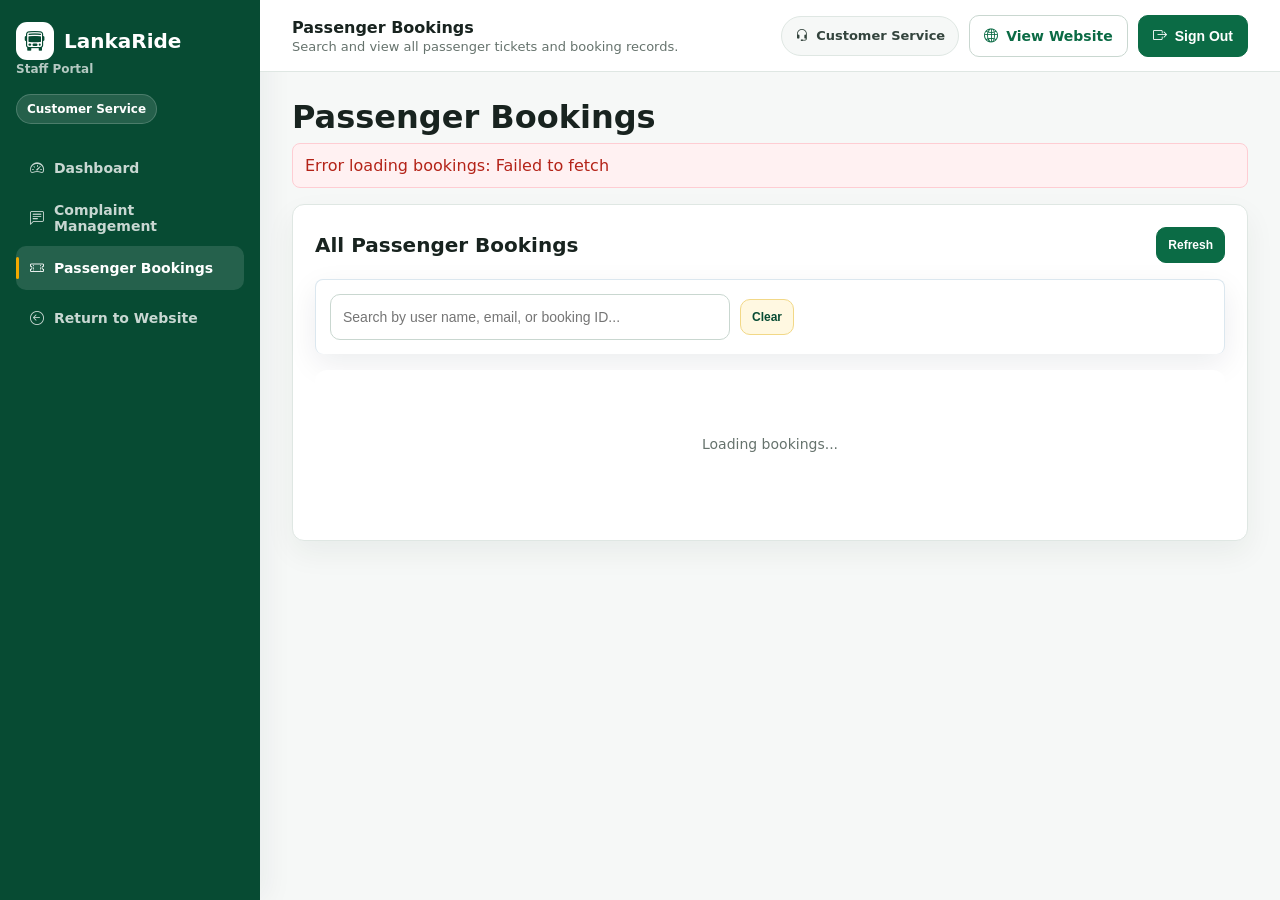
<file: src/main/resources/static/passengersbooking.html>
<!DOCTYPE html>
<html lang="en">
<head>
    <meta charset="UTF-8" />
    <meta name="viewport" content="width=device-width, initial-scale=1.0" />
    <title>Passenger Bookings • Bus Reservation</title>
    <link href="https://cdn.jsdelivr.net/npm/bootstrap-icons@1.11.3/font/bootstrap-icons.css" rel="stylesheet" />
    <link rel="stylesheet" href="css/srilanka-travel.css" />
    <style>
        :root { 
            --bg:#0f172a; 
            --muted:#94a3b8; 
            --text:#e5e7eb; 
            --primary:#22c55e; 
            --primary-600:#16a34a; 
            --input:#1f2937; 
            --ring:rgba(34,197,94,.35); 
            --card:#111827;
            --danger:#ef4444;
            --danger-600:#dc2626;
            --warning:#f59e0b;
            --warning-600:#d97706;
            --info:#3b82f6;
            --info-600:#2563eb;
        }
        html,body{height:100%}
        body{margin:0;font-family:ui-sans-serif,system-ui,-apple-system,Segoe UI,Roboto,Ubuntu,Cantarell,Noto Sans,Helvetica Neue,Arial;color:var(--text);background:linear-gradient(0deg,#0b1220,var(--bg));}
        .layout{display:flex;min-height:100vh}
        .sidebar{width:240px;background:#0c1324;border-right:1px solid rgba(148,163,184,.15);padding:16px;position:sticky;top:0;height:100vh}
        .brand{font-weight:800;margin:0 0 14px}
        .menu{list-style:none;padding:0;margin:0;display:grid;gap:8px}
        .menu a{display:block;color:#e5e7eb;text-decoration:none;padding:10px 12px;border-radius:10px}
        .menu a:hover{background:rgba(148,163,184,.12)}
        .menu a.active{background:rgba(34,197,94,.15);color:var(--primary)}
        .content{flex:1;padding:24px}
        .topbar{position:sticky;top:0;z-index:5;background:rgba(12,19,36,.85);backdrop-filter:blur(8px);border-bottom:1px solid rgba(148,163,184,.15);display:flex;justify-content:flex-end;align-items:center;padding:10px 16px;margin:-24px -24px 24px -24px}
        .button{appearance:none;border:0;padding:10px 12px;border-radius:10px;background:linear-gradient(180deg,var(--primary),var(--primary-600));color:#fff;font-weight:600;cursor:pointer}
        .button.danger{background:linear-gradient(180deg,var(--danger),var(--danger-600))}
        .button.warning{background:linear-gradient(180deg,var(--warning),var(--warning-600))}
        .button.info{background:linear-gradient(180deg,var(--info),var(--info-600))}
        .button.small{padding:6px 10px;font-size:12px}
        .h1{font-size:22px;margin:0 0 24px}
        .card{background:linear-gradient(180deg,rgba(255,255,255,.03),rgba(255,255,255,.01));border:1px solid rgba(148,163,184,.15);border-radius:14px;padding:20px;margin-bottom:16px}
        .table{width:100%;border-collapse:collapse;margin-top:16px}
        .table th,.table td{padding:12px;text-align:left;border-bottom:1px solid rgba(148,163,184,.15)}
        .table th{background:rgba(148,163,184,.05);font-weight:600;color:var(--muted)}
        .table tr:hover{background:rgba(148,163,184,.05)}
        .input{padding:8px 10px;border-radius:6px;border:1px solid rgba(148,163,184,.25);background:var(--input);color:var(--text);outline:none}
        .input:focus{box-shadow:0 0 0 2px var(--ring);border-color:var(--primary)}
        .actions{display:flex;gap:8px;align-items:center}
        .loading{text-align:center;padding:40px;color:var(--muted)}
        .error{background:rgba(239,68,68,.1);border:1px solid rgba(239,68,68,.3);color:#fca5a5;padding:12px;border-radius:8px;margin-bottom:16px}
        .success{background:rgba(34,197,94,.1);border:1px solid rgba(34,197,94,.3);color:#86efac;padding:12px;border-radius:8px;margin-bottom:16px}
        .hidden{display:none}
        .filter-bar{display:flex;gap:12px;align-items:center;margin-bottom:16px;flex-wrap:wrap}
        .filter-select{padding:8px 12px;border-radius:6px;border:1px solid rgba(148,163,184,.25);background:var(--input);color:var(--text);outline:none}
        .booking-card{background:rgba(255,255,255,.02);border:1px solid rgba(148,163,184,.1);border-radius:8px;padding:16px;margin-bottom:12px}
        .booking-header{display:flex;justify-content:space-between;align-items:center;margin-bottom:8px}
        .booking-id{font-weight:600;color:var(--primary)}
        .booking-status{padding:4px 8px;border-radius:6px;font-size:12px;font-weight:500}
        .booking-status.confirmed{background:rgba(16,185,129,.2);color:#10b981}
        .booking-status.pending{background:rgba(245,158,11,.2);color:#f59e0b}
        .booking-details{display:grid;grid-template-columns:1fr 1fr;gap:8px;font-size:14px;color:var(--muted)}
        .booking-route{font-weight:500;color:var(--text)}
        .user-info{background:rgba(34,197,94,.05);border:1px solid rgba(34,197,94,.2);border-radius:8px;padding:12px;margin-bottom:12px}
        .user-name{font-weight:600;color:var(--primary);margin-bottom:4px}
        .user-details{font-size:12px;color:var(--muted)}
        .stats-grid{display:grid;grid-template-columns:repeat(auto-fit,minmax(200px,1fr));gap:16px;margin-bottom:24px}
        .user-box{background:rgba(255,255,255,.02);border:1px solid rgba(148,163,184,.1);border-radius:12px;padding:20px;margin-bottom:20px}
        .user-header{display:flex;justify-content:space-between;align-items:center;margin-bottom:16px;padding-bottom:12px;border-bottom:1px solid rgba(148,163,184,.1)}
        .user-name{font-size:18px;font-weight:600;color:var(--primary)}
        .user-email{font-size:14px;color:var(--muted)}
        .user-bookings{display:grid;gap:12px}
        .booking-item{background:rgba(255,255,255,.02);border:1px solid rgba(148,163,184,.1);border-radius:8px;padding:12px}
        .booking-header{display:flex;justify-content:space-between;align-items:center;margin-bottom:8px}
        .booking-id{font-weight:600;color:var(--primary);font-size:14px}
        .booking-status{padding:2px 6px;border-radius:4px;font-size:11px;font-weight:500}
        .booking-status.confirmed{background:rgba(16,185,129,.2);color:#10b981}
        .booking-details{display:grid;grid-template-columns:1fr 1fr;gap:8px;font-size:12px;color:var(--muted)}
        .booking-route{font-weight:500;color:var(--text);font-size:13px}
        .booking-actions{display:flex;gap:8px;margin-top:8px}
        .form-row{display:grid;grid-template-columns:1fr 1fr;gap:12px;margin-bottom:12px}
        .form-group{margin-bottom:12px}
        .label{display:block;font-size:12px;color:var(--muted);margin-bottom:4px}
        .modal{position:fixed;top:0;left:0;width:100%;height:100%;background:rgba(0,0,0,.8);display:flex;align-items:center;justify-content:center;z-index:1000}
        .modal-content{background:var(--card);border:1px solid rgba(148,163,184,.15);border-radius:12px;padding:24px;max-width:500px;width:90%;max-height:80vh;overflow-y:auto}
        .modal-header{display:flex;justify-content:space-between;align-items:center;margin-bottom:20px}
        .modal-title{font-size:18px;font-weight:600}
        .close-btn{background:none;border:none;color:var(--muted);font-size:24px;cursor:pointer}
        .close-btn:hover{color:var(--text)}
        .select{padding:8px 10px;border-radius:6px;border:1px solid rgba(148,163,184,.25);background:var(--input);color:var(--text);outline:none}
        .select:focus{box-shadow:0 0 0 2px var(--ring);border-color:var(--primary)}
    </style>
</head>
<body class="lk-travel lk-admin-page staff-page">
    <div class="topbar staff-topbar">
        <div class="staff-topbar-title">
            <strong>Passenger Bookings</strong>
            <span>Search and view all passenger tickets and booking records.</span>
        </div>
        <div class="staff-topbar-actions">
            <span class="staff-user-chip"><i class="bi bi-headset"></i> Customer Service</span>
            <a class="button secondary" href="index.html"><i class="bi bi-globe2"></i> View Website</a>
            <button id="signout" class="button" type="button"><i class="bi bi-box-arrow-right"></i> Sign Out</button>
        </div>
    </div>
    <div class="layout staff-shell">
        <aside class="sidebar staff-sidebar">
            <div class="staff-sidebar-brand">
                <div class="brand-line"><i class="bi bi-bus-front"></i><span>LankaRide</span></div>
                <small>Staff Portal</small>
            </div>
            <div class="staff-role-badge">Customer Service</div>
            <ul class="menu staff-nav">
                <li><a href="customerservicedashboard.html"><i class="bi bi-speedometer2"></i> Dashboard</a></li>
                <li><a href="complainmanagement.html"><i class="bi bi-chat-left-text"></i> Complaint Management</a></li>
                <li><a class="active" href="passengersbooking.html"><i class="bi bi-ticket-perforated"></i> Passenger Bookings</a></li>
                <li><a href="index.html"><i class="bi bi-arrow-left-circle"></i> Return to Website</a></li>
            </ul>
        </aside>
        <main class="content staff-main">
            <h1 class="h1">Passenger Bookings</h1>
            
            <div id="messageContainer"></div>
            
            
            <div class="card">
                <div style="display:flex;justify-content:space-between;align-items:center;margin-bottom:16px">
                    <h3 style="margin:0">All Passenger Bookings</h3>
                    <button id="refreshBtn" class="button small">Refresh</button>
                </div>
                
                <div class="filter-bar">
                    <input type="text" id="searchBox" class="input" placeholder="Search by user name, email, or booking ID..." style="flex:1;max-width:400px">
                    <button id="clearSearch" class="button small warning">Clear</button>
                </div>
                
                <div id="loadingIndicator" class="loading">Loading bookings...</div>
                
                <div id="bookingsContainer" class="hidden">
                    <!-- Bookings will be loaded here -->
                </div>
            </div>
        </main>
    </div>


    <script>
        let bookings = [];
        let users = [];
        let schedules = [];

        // Load bookings on page load
        document.addEventListener('DOMContentLoaded', () => {
            loadBookings();
            loadSchedules();
            setupEventListeners();
        });

        function setupEventListeners() {
            document.getElementById('signout').addEventListener('click', () => {
                localStorage.removeItem('currentUser');
                window.location.href = 'login.html';
            });

            document.getElementById('refreshBtn').addEventListener('click', loadBookings);
            
            // Search functionality
            document.getElementById('searchBox').addEventListener('input', filterBookings);
            document.getElementById('clearSearch').addEventListener('click', clearSearch);
        }

        async function loadBookings() {
            try {
                document.getElementById('loadingIndicator').classList.remove('hidden');
                document.getElementById('bookingsContainer').classList.add('hidden');
                
                const response = await fetch('http://localhost:8080/api/bookings');
                if (!response.ok) throw new Error('Failed to load bookings');
                
                bookings = await response.json();
                await loadUsers();
                displayBookings();
                
                document.getElementById('loadingIndicator').classList.add('hidden');
                document.getElementById('bookingsContainer').classList.remove('hidden');
            } catch (error) {
                console.error('Error loading bookings:', error);
                showMessage('Error loading bookings: ' + error.message, 'error');
                document.getElementById('loadingIndicator').classList.add('hidden');
            }
        }

        async function loadUsers() {
            try {
                const response = await fetch('http://localhost:8080/api/users');
                if (response.ok) {
                    users = await response.json();
                }
            } catch (error) {
                console.error('Error loading users:', error);
            }
        }

        async function loadSchedules() {
            try {
                const response = await fetch('http://localhost:8080/api/schedules');
                if (response.ok) {
                    schedules = await response.json();
                }
            } catch (error) {
                console.error('Error loading schedules:', error);
            }
        }


        function displayBookings() {
            const container = document.getElementById('bookingsContainer');
            container.innerHTML = '';

            if (bookings.length === 0) {
                container.innerHTML = '<div style="text-align:center;color:var(--muted);padding:40px">No bookings found</div>';
                return;
            }

            // Group bookings by user email
            const bookingsByUser = {};
            bookings.forEach(booking => {
                const email = booking.email;
                if (!bookingsByUser[email]) {
                    bookingsByUser[email] = [];
                }
                bookingsByUser[email].push(booking);
            });

            // Create user boxes
            Object.keys(bookingsByUser).forEach(email => {
                const userBookings = bookingsByUser[email];
                const user = users.find(u => u.email === email);
                
                const userBox = document.createElement('div');
                userBox.className = 'user-box';
                
                const userHeader = document.createElement('div');
                userHeader.className = 'user-header';
                userHeader.innerHTML = `
                    <div>
                        <div class="user-name">${user ? `${user.firstName} ${user.lastName}` : email}</div>
                        <div class="user-email">${email}</div>
                    </div>
                    <div style="font-size:12px;color:var(--muted)">
                        ${user ? `Phone: ${user.phone || 'N/A'} | NIC: ${user.nic || 'N/A'}` : ''}
                    </div>
                `;
                
                const bookingsContainer = document.createElement('div');
                bookingsContainer.className = 'user-bookings';
                
                userBookings.forEach(booking => {
                    const schedule = booking.schedule || {};
                    const route = schedule.route || {};
                    const bus = schedule.bus || {};
                    
                    const bookingItem = document.createElement('div');
                    bookingItem.className = 'booking-item';
                    bookingItem.innerHTML = `
                        <div class="booking-header">
                            <span class="booking-id">Booking #${booking.bookingId}</span>
                            <span class="booking-status confirmed">Confirmed</span>
                        </div>
                        <div class="booking-details">
                            <div>
                                <div class="booking-route">${route.fromStand || 'N/A'} → ${route.toStand || 'N/A'}</div>
                                <div>Date: ${schedule.travelDate || 'N/A'}</div>
                                <div>Time: ${schedule.startTime || 'N/A'} - ${schedule.endTime || 'N/A'}</div>
                            </div>
                            <div>
                                <div>Bus: ${bus.registrationNo || 'N/A'}</div>
                                <div>Tickets: ${booking.bookedTickets || 1}</div>
                                <div>Fare: Rs. ${schedule.fare || 'N/A'}</div>
                                <div>Total: Rs. ${(schedule.fare * (booking.bookedTickets || 1)) || 'N/A'}</div>
                            </div>
                        </div>
                    `;
                    
                    bookingsContainer.appendChild(bookingItem);
                });
                
                userBox.appendChild(userHeader);
                userBox.appendChild(bookingsContainer);
                container.appendChild(userBox);
            });
        }

        function filterBookings() {
            const searchTerm = document.getElementById('searchBox').value.toLowerCase().trim();
            
            if (!searchTerm) {
                displayBookings();
                return;
            }
            
            const filteredBookings = bookings.filter(booking => {
                const user = users.find(u => u.email === booking.email);
                const userName = user ? `${user.firstName} ${user.lastName}`.toLowerCase() : '';
                const email = booking.email.toLowerCase();
                const bookingId = booking.bookingId.toString();
                
                return userName.includes(searchTerm) || 
                       email.includes(searchTerm) || 
                       bookingId.includes(searchTerm);
            });
            
            // Temporarily replace bookings array for display
            const originalBookings = bookings;
            bookings = filteredBookings;
            displayBookings();
            bookings = originalBookings;
        }

        function clearSearch() {
            document.getElementById('searchBox').value = '';
            displayBookings();
        }

        function showMessage(message, type) {
            const container = document.getElementById('messageContainer');
            const messageDiv = document.createElement('div');
            messageDiv.className = type === 'error' ? 'error' : 'success';
            messageDiv.textContent = message;
            
            container.innerHTML = '';
            container.appendChild(messageDiv);
            
            setTimeout(() => {
                messageDiv.remove();
            }, 5000);
        }




    </script>
</body>
</html>
</file>
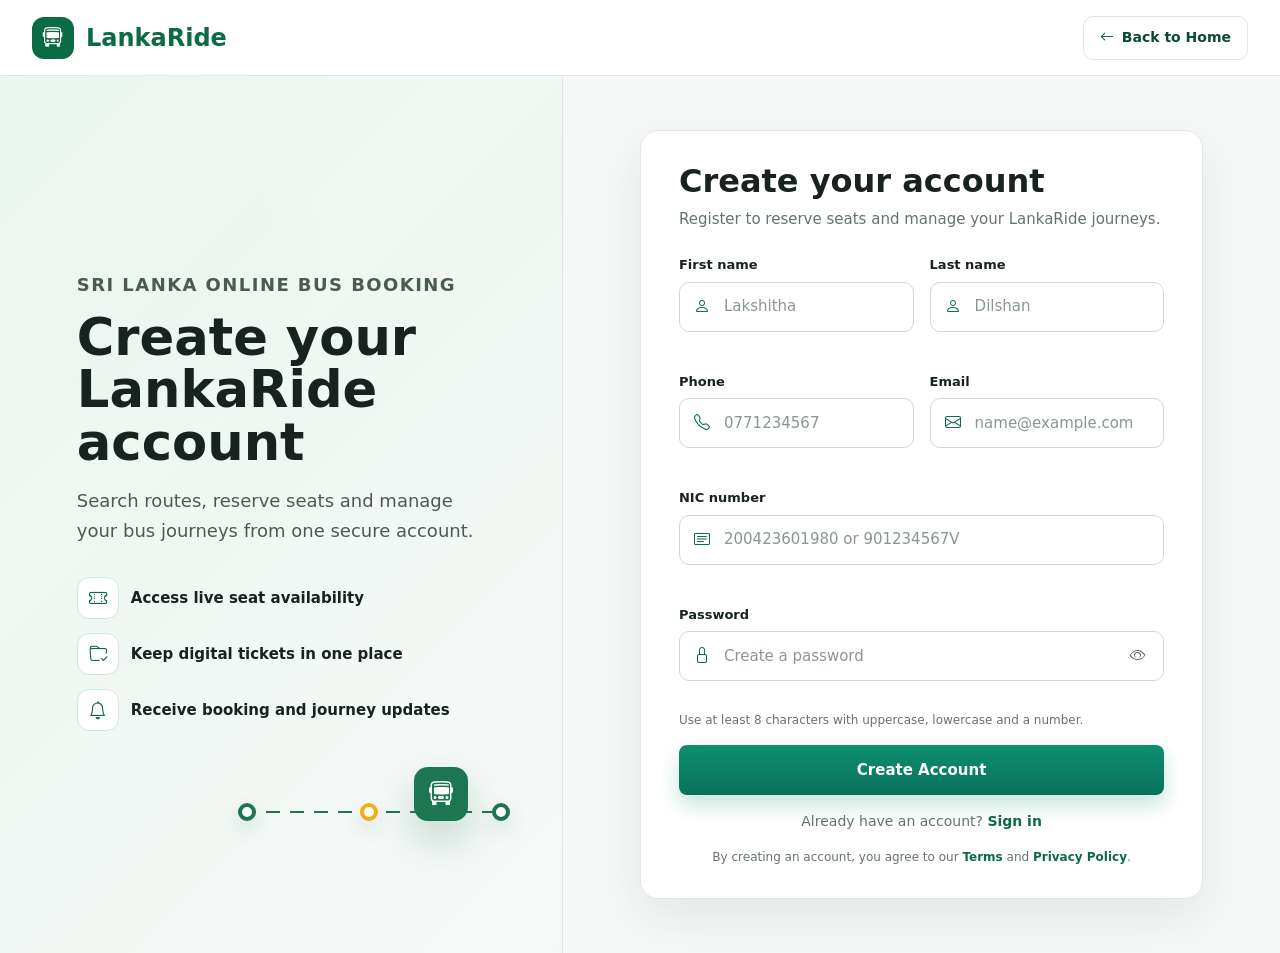
<file: src/main/resources/static/register.html>
<!DOCTYPE html>
<html lang="en">
<head>
	<meta charset="UTF-8" />
	<meta name="viewport" content="width=device-width, initial-scale=1.0" />
	<title>Create Account | LankaRide</title>
	<link href="https://cdn.jsdelivr.net/npm/bootstrap@5.3.3/dist/css/bootstrap.min.css" rel="stylesheet" />
	<link href="https://cdn.jsdelivr.net/npm/bootstrap-icons@1.11.3/font/bootstrap-icons.css" rel="stylesheet" />
	<link rel="stylesheet" href="css/srilanka-travel.css" />
</head>
<body class="lk-travel auth-page auth-register-page">
	<header class="auth-header">
		<div class="auth-header-inner">
			<a class="auth-brand" href="index.html" aria-label="LankaRide home">
				<span class="lr-brand-mark"><i class="bi bi-bus-front"></i></span>
				<span>LankaRide</span>
			</a>
			<a class="auth-home-link" href="index.html">
				<i class="bi bi-arrow-left"></i>
				<span>Back to Home</span>
			</a>
		</div>
	</header>

	<main class="auth-layout">
		<section class="auth-brand-panel" aria-labelledby="authBrandHeading">
			<div class="auth-route-map" aria-hidden="true">
				<span class="route-node node-a"></span>
				<span class="route-node node-b"></span>
				<span class="route-node node-c"></span>
				<span class="route-bus"><i class="bi bi-bus-front"></i></span>
			</div>
			<div class="auth-brand-content">
				<p class="lr-eyebrow">Sri Lanka online bus booking</p>
				<h1 id="authBrandHeading">Create your LankaRide account</h1>
				<p>Search routes, reserve seats and manage your bus journeys from one secure account.</p>
				<ul class="auth-benefits" aria-label="LankaRide account benefits">
					<li><i class="bi bi-ticket-perforated"></i><span>Access live seat availability</span></li>
					<li><i class="bi bi-folder-check"></i><span>Keep digital tickets in one place</span></li>
					<li><i class="bi bi-bell"></i><span>Receive booking and journey updates</span></li>
				</ul>
			</div>
		</section>

		<section class="auth-form-panel" aria-labelledby="registerHeading">
			<div class="auth-card auth-card-wide">
				<div class="auth-card-header">
					<h2 id="registerHeading">Create your account</h2>
					<p>Register to reserve seats and manage your LankaRide journeys.</p>
				</div>

				<form class="auth-form" id="registerForm" novalidate>
					<div id="registerValidationSummary" class="auth-alert" role="alert" aria-live="polite">
						<i class="bi bi-exclamation-circle"></i>
						<div>
							<strong>Please fix the following fields.</strong>
							<ul id="registerValidationErrors"></ul>
						</div>
					</div>

					<div class="auth-form-grid">
						<div class="auth-field">
							<label for="firstName">First name</label>
							<div class="auth-input-wrap">
								<i class="bi bi-person"></i>
								<input class="auth-input" type="text" id="firstName" placeholder="Lakshitha" autocomplete="given-name" required aria-describedby="firstNameError" />
							</div>
							<span id="firstNameError" class="auth-error"></span>
						</div>

						<div class="auth-field">
							<label for="lastName">Last name</label>
							<div class="auth-input-wrap">
								<i class="bi bi-person"></i>
								<input class="auth-input" type="text" id="lastName" placeholder="Dilshan" autocomplete="family-name" required aria-describedby="lastNameError" />
							</div>
							<span id="lastNameError" class="auth-error"></span>
						</div>

						<div class="auth-field">
							<label for="phone">Phone</label>
							<div class="auth-input-wrap">
								<i class="bi bi-telephone"></i>
								<input class="auth-input" type="tel" id="phone" placeholder="0771234567" autocomplete="tel" required aria-describedby="phoneError" />
							</div>
							<span id="phoneError" class="auth-error"></span>
						</div>

						<div class="auth-field">
							<label for="email">Email</label>
							<div class="auth-input-wrap">
								<i class="bi bi-envelope"></i>
								<input class="auth-input" type="email" id="email" placeholder="name@example.com" autocomplete="email" required aria-describedby="emailError" />
							</div>
							<span id="emailError" class="auth-error"></span>
						</div>
					</div>

					<div class="auth-field">
						<label for="nic">NIC number</label>
						<div class="auth-input-wrap">
							<i class="bi bi-card-text"></i>
							<input class="auth-input" type="text" id="nic" placeholder="200423601980 or 901234567V" autocomplete="off" required aria-describedby="nicError" />
						</div>
						<span id="nicError" class="auth-error"></span>
					</div>

					<div class="auth-field">
						<label for="password">Password</label>
						<div class="auth-input-wrap password-control">
							<i class="bi bi-lock"></i>
							<input class="auth-input" type="password" id="password" placeholder="Create a password" autocomplete="new-password" required aria-describedby="passwordError passwordHelp" />
							<button class="password-toggle" type="button" data-target="password" aria-label="Show password">
								<i class="bi bi-eye"></i>
							</button>
						</div>
						<span id="passwordError" class="auth-error"></span>
						<span id="passwordHelp" class="auth-help">Use at least 8 characters with uppercase, lowercase and a number.</span>
					</div>

					<button type="submit" class="auth-primary-btn" id="registerSubmitBtn">
						<span>Create Account</span>
					</button>

					<p class="auth-switch-text">Already have an account? <a href="login.html">Sign in</a></p>
					<p class="auth-footer-text">By creating an account, you agree to our <a href="#">Terms</a> and <a href="#">Privacy Policy</a>.</p>
				</form>
			</div>
		</section>
	</main>

	<script>
		const API = 'http://localhost:8080/api/users';

		document.addEventListener('DOMContentLoaded', () => {
			setupRegisterValidation();
			setupPasswordToggles();
		});

		document.getElementById('registerForm').addEventListener('submit', async (e) => {
			e.preventDefault();
			await registerUser();
		});

		function setupPasswordToggles() {
			document.querySelectorAll('.password-toggle').forEach(button => {
				button.addEventListener('click', () => {
					const input = document.getElementById(button.dataset.target);
					const show = input.type === 'password';
					input.type = show ? 'text' : 'password';
					button.setAttribute('aria-label', show ? 'Hide password' : 'Show password');
					button.querySelector('i').className = show ? 'bi bi-eye-slash' : 'bi bi-eye';
				});
			});
		}

		function validateFirstName(firstName) {
			const trimmed = firstName.trim();
			if (!trimmed) return 'First name is required.';
			if (trimmed.length < 2) return 'First name must be at least 2 characters long.';
			if (trimmed.length > 50) return 'First name must be less than 50 characters.';
			if (!/^[a-zA-Z\s'-]+$/.test(trimmed)) return 'First name can only contain letters, spaces, hyphens and apostrophes.';
			return null;
		}

		function validateLastName(lastName) {
			const trimmed = lastName.trim();
			if (!trimmed) return 'Last name is required.';
			if (trimmed.length < 2) return 'Last name must be at least 2 characters long.';
			if (trimmed.length > 50) return 'Last name must be less than 50 characters.';
			if (!/^[a-zA-Z\s'-]+$/.test(trimmed)) return 'Last name can only contain letters, spaces, hyphens and apostrophes.';
			return null;
		}

		function validateEmail(email) {
			const trimmed = email.trim();
			if (!trimmed) return 'Email is required.';
			const emailRegex = /^[^\s@]+@[^\s@]+\.[^\s@]+$/;
			if (!emailRegex.test(trimmed)) return 'Please enter a valid email address.';
			if (trimmed.length > 100) return 'Email must be less than 100 characters.';
			return null;
		}

		function validatePhone(phone) {
			const trimmed = phone.trim();
			if (!trimmed) return 'Phone number is required.';
			const digitsOnly = trimmed.replace(/\D/g, '');
			if (digitsOnly.length !== 10) return 'Phone number must be exactly 10 digits, for example 0771234567.';
			const phoneRegex = /^[0-9\s\-\(\)]{10,15}$/;
			if (!phoneRegex.test(trimmed)) return 'Please enter a valid Sri Lankan phone number.';
			return null;
		}

		function validateNIC(nic) {
			const trimmed = nic.trim();
			if (!trimmed) return 'NIC number is required.';
			const newNicRegex = /^[0-9]{12}$/;
			const oldNicRegex = /^[0-9]{9}[VX]$/i;
			if (!newNicRegex.test(trimmed) && !oldNicRegex.test(trimmed)) {
				return 'Please enter a valid NIC: 12 digits or 9 digits followed by V or X.';
			}
			return null;
		}

		function validatePassword(password) {
			if (!password) return 'Password is required.';
			if (password.length < 8) return 'Password must be at least 8 characters long.';
			if (password.length > 100) return 'Password must be less than 100 characters.';
			const hasUpperCase = /[A-Z]/.test(password);
			const hasLowerCase = /[a-z]/.test(password);
			const hasNumbers = /\d/.test(password);
			if (!hasUpperCase || !hasLowerCase || !hasNumbers) {
				return 'Password must contain uppercase, lowercase and number characters.';
			}
			return null;
		}

		function setupRegisterValidation() {
			const inputs = [
				{ id: 'firstName', validator: validateFirstName, errorId: 'firstNameError' },
				{ id: 'lastName', validator: validateLastName, errorId: 'lastNameError' },
				{ id: 'email', validator: validateEmail, errorId: 'emailError' },
				{ id: 'phone', validator: validatePhone, errorId: 'phoneError' },
				{ id: 'nic', validator: validateNIC, errorId: 'nicError' },
				{ id: 'password', validator: validatePassword, errorId: 'passwordError' }
			];

			inputs.forEach(({ id, validator, errorId }) => {
				const input = document.getElementById(id);
				const errorElement = document.getElementById(errorId);
				input.addEventListener('input', () => validateField(input, validator, errorElement));
				input.addEventListener('blur', () => validateField(input, validator, errorElement));
			});

			document.getElementById('phone').addEventListener('input', function(e) {
				e.target.value = e.target.value.replace(/[^0-9\s\-\(\)]/g, '');
			});

			document.getElementById('nic').addEventListener('input', function(e) {
				let value = e.target.value.toUpperCase().replace(/[^0-9VX]/g, '');
				const oldNicMatch = value.match(/^([0-9]{0,9})([VX]?)$/);
				if (oldNicMatch && oldNicMatch[2]) {
					value = oldNicMatch[1] + oldNicMatch[2];
				} else {
					value = value.replace(/[VX]/g, '').substring(0, 12);
				}
				e.target.value = value;
			});
		}

		function validateField(input, validator, errorElement) {
			const error = validator(input.value);
			input.classList.toggle('error', !!error);
			input.classList.toggle('success', !error && !!input.value);
			errorElement.textContent = error || '';
		}

		function validateRegisterForm() {
			const inputs = [
				{ id: 'firstName', validator: validateFirstName, errorId: 'firstNameError' },
				{ id: 'lastName', validator: validateLastName, errorId: 'lastNameError' },
				{ id: 'email', validator: validateEmail, errorId: 'emailError' },
				{ id: 'phone', validator: validatePhone, errorId: 'phoneError' },
				{ id: 'nic', validator: validateNIC, errorId: 'nicError' },
				{ id: 'password', validator: validatePassword, errorId: 'passwordError' }
			];

			const errors = [];
			let isValid = true;
			inputs.forEach(({ id, validator, errorId }) => {
				const input = document.getElementById(id);
				const errorElement = document.getElementById(errorId);
				const error = validator(input.value);
				input.classList.toggle('error', !!error);
				input.classList.toggle('success', !error && !!input.value);
				errorElement.textContent = error || '';
				if (error) {
					errors.push(error);
					isValid = false;
				}
			});

			const validationSummary = document.getElementById('registerValidationSummary');
			const validationErrors = document.getElementById('registerValidationErrors');
			if (!isValid) {
				validationErrors.innerHTML = errors.map(error => `<li>${error}</li>`).join('');
				validationSummary.classList.add('show');
			} else {
				validationSummary.classList.remove('show');
			}
			return isValid;
		}

		function clearRegisterValidationErrors() {
			const inputs = ['firstName', 'lastName', 'email', 'phone', 'nic', 'password'];
			const errorIds = ['firstNameError', 'lastNameError', 'emailError', 'phoneError', 'nicError', 'passwordError'];
			inputs.forEach((inputId, index) => {
				const input = document.getElementById(inputId);
				const errorElement = document.getElementById(errorIds[index]);
				input.classList.remove('error', 'success');
				errorElement.textContent = '';
			});
			document.getElementById('registerValidationSummary').classList.remove('show');
		}

		function showRegisterError(message) {
			const summary = document.getElementById('registerValidationSummary');
			document.getElementById('registerValidationErrors').innerHTML = `<li>${message}</li>`;
			summary.classList.add('show');
			summary.classList.remove('success');
		}

		async function registerUser() {
			if (!validateRegisterForm()) return;

			const submitButton = document.getElementById('registerSubmitBtn');
			const submitText = submitButton.querySelector('span');
			const firstName = document.getElementById('firstName').value.trim();
			const lastName = document.getElementById('lastName').value.trim();
			const phone = document.getElementById('phone').value.trim();
			const email = document.getElementById('email').value.trim();
			const nic = document.getElementById('nic').value.trim();
			const password = document.getElementById('password').value;

			const user = { firstName, lastName, phone, email, nic, password };

			submitButton.disabled = true;
			submitText.textContent = 'Creating account...';

			try {
				const res = await fetch(`${API}/register`, {
					method: 'POST',
					headers: { 'Content-Type': 'application/json' },
					body: JSON.stringify(user)
				});
				if (res.ok) {
					const summary = document.getElementById('registerValidationSummary');
					document.getElementById('registerValidationErrors').innerHTML = '<li>Your LankaRide account has been created successfully.</li>';
					summary.classList.add('show', 'success');
					setTimeout(() => {
						window.location.href = 'login.html';
					}, 650);
				} else {
					const responseText = await res.text();
					const duplicateMessage = responseText && responseText.toLowerCase().includes('nic')
						? 'This NIC number is already registered.'
						: responseText && responseText.toLowerCase().includes('email')
							? 'This email address is already registered.'
							: 'Registration failed. Please check your details and try again.';
					showRegisterError(duplicateMessage);
				}
			} catch (error) {
				console.error('Registration error:', error);
				showRegisterError('Network or server error. Please try again.');
			} finally {
				submitButton.disabled = false;
				submitText.textContent = 'Create Account';
			}
		}
	</script>
</body>
</html>
</file>
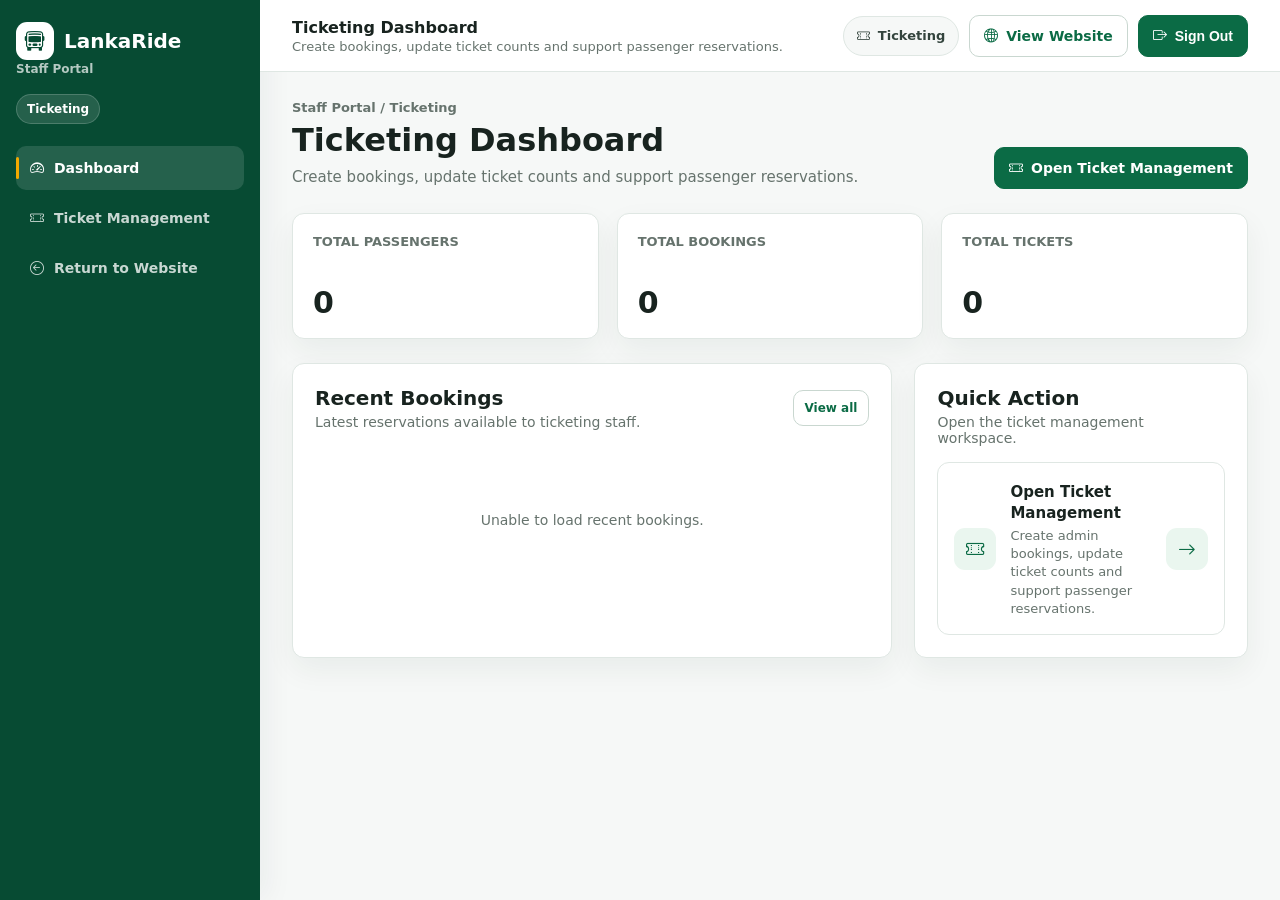
<file: src/main/resources/static/ticketingdashboard.html>
<!DOCTYPE html>
<html lang="en">
<head>
    <meta charset="UTF-8" />
    <meta name="viewport" content="width=device-width, initial-scale=1.0" />
    <title>Ticketing Dashboard | LankaRide</title>
    <link href="https://cdn.jsdelivr.net/npm/bootstrap-icons@1.11.3/font/bootstrap-icons.css" rel="stylesheet" />
    <link rel="stylesheet" href="css/srilanka-travel.css" />
</head>
<body class="lk-travel lk-admin-page staff-page">
    <div class="topbar staff-topbar">
        <div class="staff-topbar-title">
            <strong>Ticketing Dashboard</strong>
            <span>Create bookings, update ticket counts and support passenger reservations.</span>
        </div>
        <div class="staff-topbar-actions">
            <span class="staff-user-chip"><i class="bi bi-ticket-perforated"></i> Ticketing</span>
            <a class="button secondary" href="index.html"><i class="bi bi-globe2"></i> View Website</a>
            <button id="signout" class="button" type="button"><i class="bi bi-box-arrow-right"></i> Sign Out</button>
        </div>
    </div>
    <div class="layout staff-shell">
        <aside class="sidebar staff-sidebar">
            <div class="staff-sidebar-brand">
                <div class="brand-line"><i class="bi bi-bus-front"></i><span>LankaRide</span></div>
                <small>Staff Portal</small>
            </div>
            <div class="staff-role-badge">Ticketing</div>
            <ul class="menu staff-nav">
                <li><a class="active" href="ticketingdashboard.html"><i class="bi bi-speedometer2"></i> Dashboard</a></li>
                <li><a href="ticketsbooking.html"><i class="bi bi-ticket-perforated"></i> Ticket Management</a></li>
                <li><a href="index.html"><i class="bi bi-arrow-left-circle"></i> Return to Website</a></li>
            </ul>
        </aside>
        <main class="content staff-main">
            <section class="staff-page-header">
                <div>
                    <div class="staff-breadcrumb">Staff Portal / Ticketing</div>
                    <h1>Ticketing Dashboard</h1>
                    <p>Create bookings, update ticket counts and support passenger reservations.</p>
                </div>
                <a class="button" href="ticketsbooking.html"><i class="bi bi-ticket-perforated"></i> Open Ticket Management</a>
            </section>

            <section class="lk-admin-stat-grid three">
                <div class="lk-admin-stat"><span>Total Passengers</span><strong id="userCount">0</strong></div>
                <div class="lk-admin-stat"><span>Total Bookings</span><strong id="bookingCount">0</strong></div>
                <div class="lk-admin-stat"><span>Total Tickets</span><strong id="ticketCount">0</strong></div>
            </section>

            <section class="staff-content-grid">
                <div class="staff-panel">
                    <div class="staff-panel-header">
                        <div>
                            <h2>Recent Bookings</h2>
                            <p>Latest reservations available to ticketing staff.</p>
                        </div>
                        <a class="button secondary small" href="ticketsbooking.html">View all</a>
                    </div>
                    <div id="recentBookings" class="staff-list">
                        <div class="loading">Loading recent bookings...</div>
                    </div>
                </div>
                <div class="staff-panel">
                    <div class="staff-panel-header">
                        <div>
                            <h2>Quick Action</h2>
                            <p>Open the ticket management workspace.</p>
                        </div>
                    </div>
                    <div class="staff-quick-list">
                        <a class="staff-action" href="ticketsbooking.html"><i class="bi bi-ticket-perforated"></i><span><strong>Open Ticket Management</strong><span>Create admin bookings, update ticket counts and support passenger reservations.</span></span><i class="bi bi-arrow-right"></i></a>
                    </div>
                </div>
            </section>
        </main>
    </div>

    <script>
        document.addEventListener('DOMContentLoaded', () => {
            loadDashboardStats();
            setupEventListeners();
        });

        function setupEventListeners() {
            document.getElementById('signout').addEventListener('click', () => {
                localStorage.removeItem('currentUser');
                window.location.href = 'login.html';
            });
        }

        async function loadDashboardStats() {
            try {
                const usersResponse = await fetch('http://localhost:8080/api/users');
                if (usersResponse.ok) {
                    const users = await usersResponse.json();
                    const userCount = users.filter(user => user.role === 'Passenger').length;
                    document.getElementById('userCount').textContent = userCount;
                }
                const bookingsResponse = await fetch('http://localhost:8080/api/bookings');
                if (bookingsResponse.ok) {
                    const bookings = await bookingsResponse.json();
                    document.getElementById('bookingCount').textContent = bookings.length;
                    document.getElementById('ticketCount').textContent = bookings.reduce((sum, booking) => sum + (booking.bookedTickets || 0), 0);
                    displayRecentBookings(bookings.slice(0, 6));
                }
            } catch (error) {
                console.error('Error loading dashboard stats:', error);
                document.getElementById('recentBookings').innerHTML = '<div class="staff-empty-state">Unable to load recent bookings.</div>';
            }
        }

        function displayRecentBookings(bookings) {
            const target = document.getElementById('recentBookings');
            if (!bookings.length) {
                target.innerHTML = '<div class="staff-empty-state">No bookings are available yet.</div>';
                return;
            }
            target.innerHTML = bookings.map(booking => {
                const schedule = booking.schedule || {};
                const route = schedule.route || {};
                return `
                    <div class="staff-list-row">
                        <div>
                            <strong>Booking #${booking.bookingId || 'N/A'} · ${booking.firstName || ''} ${booking.lastName || ''}</strong>
                            <p>${route.fromStand || 'N/A'} to ${route.toStand || 'N/A'} · ${schedule.travelDate || 'No travel date'}</p>
                            <span>${booking.bookedTickets || 0} ticket${Number(booking.bookedTickets || 0) === 1 ? '' : 's'}</span>
                        </div>
                        <span class="staff-status-badge success">${booking.status || 'Booked'}</span>
                    </div>
                `;
            }).join('');
        }
    </script>
</body>
</html>
</file>
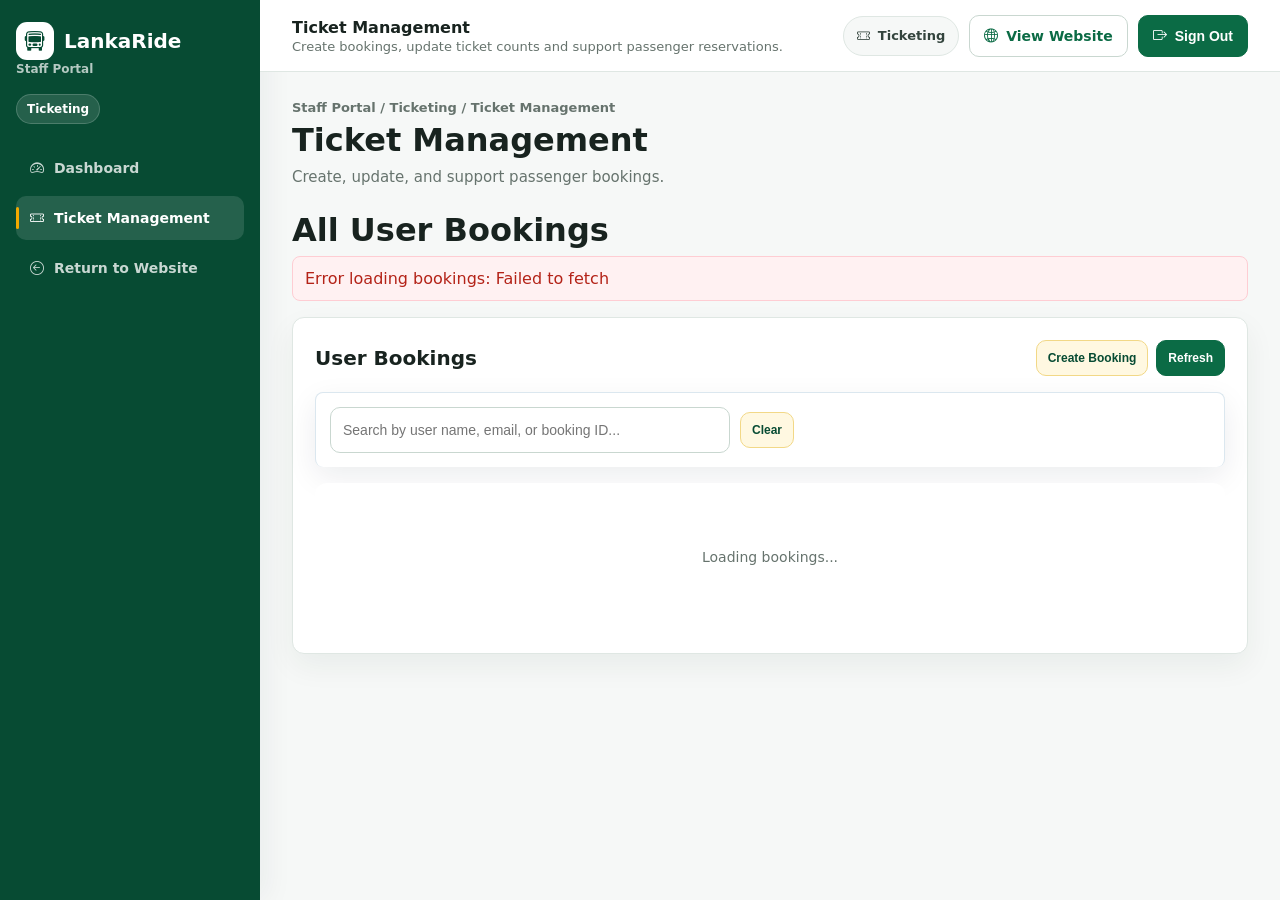
<file: src/main/resources/static/ticketsbooking.html>
<!DOCTYPE html>
<html lang="en">
<head>
    <meta charset="UTF-8" />
    <meta name="viewport" content="width=device-width, initial-scale=1.0" />
    <title>Ticket Management • Bus Reservation</title>
    <link href="https://cdn.jsdelivr.net/npm/bootstrap-icons@1.11.3/font/bootstrap-icons.css" rel="stylesheet" />
    <link rel="stylesheet" href="css/srilanka-travel.css" />
    <style>
        :root { 
            --bg:#0f172a; 
            --muted:#94a3b8; 
            --text:#e5e7eb; 
            --primary:#22c55e; 
            --primary-600:#16a34a; 
            --input:#1f2937; 
            --ring:rgba(34,197,94,.35); 
            --card:#111827;
            --danger:#ef4444;
            --danger-600:#dc2626;
            --warning:#f59e0b;
            --warning-600:#d97706;
            --info:#3b82f6;
            --info-600:#2563eb;
        }
        html,body{height:100%}
        body{margin:0;font-family:ui-sans-serif,system-ui,-apple-system,Segoe UI,Roboto,Ubuntu,Cantarell,Noto Sans,Helvetica Neue,Arial;color:var(--text);background:linear-gradient(0deg,#0b1220,var(--bg));}
        .layout{display:flex;min-height:100vh}
        .sidebar{width:240px;background:#0c1324;border-right:1px solid rgba(148,163,184,.15);padding:16px;position:sticky;top:0;height:100vh}
        .brand{font-weight:800;margin:0 0 14px}
        .menu{list-style:none;padding:0;margin:0;display:grid;gap:8px}
        .menu a{display:block;color:#e5e7eb;text-decoration:none;padding:10px 12px;border-radius:10px}
        .menu a:hover{background:rgba(148,163,184,.12)}
        .menu a.active{background:rgba(34,197,94,.15);color:var(--primary)}
        .content{flex:1;padding:24px}
        .topbar{position:sticky;top:0;z-index:5;background:rgba(12,19,36,.85);backdrop-filter:blur(8px);border-bottom:1px solid rgba(148,163,184,.15);display:flex;justify-content:space-between;align-items:center;padding:10px 16px;margin:-24px -24px 24px -24px}
        .button{appearance:none;border:0;padding:10px 12px;border-radius:10px;background:linear-gradient(180deg,var(--primary),var(--primary-600));color:#fff;font-weight:600;cursor:pointer}
        .button.danger{background:linear-gradient(180deg,var(--danger),var(--danger-600))}
        .button.warning{background:linear-gradient(180deg,var(--warning),var(--warning-600))}
        .button.info{background:linear-gradient(180deg,var(--info),var(--info-600))}
        .button.small{padding:6px 10px;font-size:12px}
        .h1{font-size:22px;margin:0 0 24px}
        .card{background:linear-gradient(180deg,rgba(255,255,255,.03),rgba(255,255,255,.01));border:1px solid rgba(148,163,184,.15);border-radius:14px;padding:20px;margin-bottom:16px}
        .input{padding:8px 10px;border-radius:6px;border:1px solid rgba(148,163,184,.25);background:var(--input);color:var(--text);outline:none}
        .input:focus{box-shadow:0 0 0 2px var(--ring);border-color:var(--primary)}
        .select{padding:8px 10px;border-radius:6px;border:1px solid rgba(148,163,184,.25);background:var(--input);color:var(--text);outline:none}
        .select:focus{box-shadow:0 0 0 2px var(--ring);border-color:var(--primary)}
        .hidden{display:none}
        .loading{text-align:center;padding:40px;color:var(--muted)}
        .error{background:rgba(239,68,68,.1);border:1px solid rgba(239,68,68,.3);color:#fca5a5;padding:12px;border-radius:8px;margin-bottom:16px}
        .success{background:rgba(34,197,94,.1);border:1px solid rgba(34,197,94,.3);color:#86efac;padding:12px;border-radius:8px;margin-bottom:16px}
        .filter-bar{display:flex;gap:12px;align-items:center;margin-bottom:16px;flex-wrap:wrap}
        .user-box{background:rgba(255,255,255,.02);border:1px solid rgba(148,163,184,.1);border-radius:12px;padding:20px;margin-bottom:20px}
        .user-header{display:flex;justify-content:space-between;align-items:center;margin-bottom:16px;padding-bottom:12px;border-bottom:1px solid rgba(148,163,184,.1)}
        .user-name{font-size:18px;font-weight:600;color:var(--primary)}
        .user-email{font-size:14px;color:var(--muted)}
        .user-bookings{display:grid;gap:12px}
        .booking-item{background:rgba(255,255,255,.02);border:1px solid rgba(148,163,184,.1);border-radius:8px;padding:12px}
        .booking-header{display:flex;justify-content:space-between;align-items:center;margin-bottom:8px}
        .booking-id{font-weight:600;color:var(--primary);font-size:14px}
        .booking-status{padding:2px 6px;border-radius:4px;font-size:11px;font-weight:500}
        .booking-status.confirmed{background:rgba(16,185,129,.2);color:#10b981}
        .booking-details{display:grid;grid-template-columns:1fr 1fr;gap:8px;font-size:12px;color:var(--muted)}
        .booking-route{font-weight:500;color:var(--text);font-size:13px}
        .booking-actions{display:flex;gap:8px;margin-top:8px}
        .form-row{display:grid;grid-template-columns:1fr 1fr;gap:12px;margin-bottom:12px}
        .form-group{margin-bottom:12px}
        .label{display:block;font-size:12px;color:var(--muted);margin-bottom:4px}
        .modal{position:fixed;top:0;left:0;width:100%;height:100%;background:rgba(0,0,0,.8);display:none;align-items:center;justify-content:center;z-index:1000}
        .modal-content{background:var(--card);border:1px solid rgba(148,163,184,.15);border-radius:12px;padding:24px;max-width:500px;width:90%;max-height:80vh;overflow-y:auto}
        .modal-header{display:flex;justify-content:space-between;align-items:center;margin-bottom:20px}
        .modal-title{font-size:18px;font-weight:600}
        .close-btn{background:none;border:none;color:var(--muted);font-size:24px;cursor:pointer}
        .close-btn:hover{color:var(--text)}
        .email-dropdown{position:relative;display:inline-block;width:100%}
        .email-suggestions{position:absolute;top:100%;left:0;right:0;background:var(--card);border:1px solid rgba(148,163,184,.25);border-radius:6px;max-height:200px;overflow-y:auto;z-index:1001;display:none}
        .email-suggestion{padding:8px 12px;cursor:pointer;border-bottom:1px solid rgba(148,163,184,.1)}
        .email-suggestion:hover{background:rgba(148,163,184,.1)}
        .email-suggestion:last-child{border-bottom:none}
        .email-suggestion-name{font-weight:500;color:var(--text)}
        .email-suggestion-email{font-size:12px;color:var(--muted)}
    </style>
</head>
<body class="lk-travel lk-admin-page staff-page">
    <div class="topbar staff-topbar">
        <div class="staff-topbar-title">
            <strong>Ticket Management</strong>
            <span>Create bookings, update ticket counts and support passenger reservations.</span>
        </div>
        <div class="staff-topbar-actions">
            <span class="staff-user-chip"><i class="bi bi-ticket-perforated"></i> Ticketing</span>
            <a class="button secondary" href="index.html"><i class="bi bi-globe2"></i> View Website</a>
            <button id="signout" class="button" type="button"><i class="bi bi-box-arrow-right"></i> Sign Out</button>
        </div>
    </div>
    <div class="layout staff-shell">
        <aside class="sidebar staff-sidebar">
            <div class="staff-sidebar-brand">
                <div class="brand-line"><i class="bi bi-bus-front"></i><span>LankaRide</span></div>
                <small>Staff Portal</small>
            </div>
            <div class="staff-role-badge">Ticketing</div>
            <ul class="menu staff-nav">
                <li><a href="ticketingdashboard.html"><i class="bi bi-speedometer2"></i> Dashboard</a></li>
                <li><a class="active" href="ticketsbooking.html"><i class="bi bi-ticket-perforated"></i> Ticket Management</a></li>
                <li><a href="index.html"><i class="bi bi-arrow-left-circle"></i> Return to Website</a></li>
            </ul>
        </aside>
        <main class="content staff-main">
            <section class="staff-page-header">
                <div>
                    <div class="staff-breadcrumb">Staff Portal / Ticketing / Ticket Management</div>
                    <h1>Ticket Management</h1>
                    <p>Create, update, and support passenger bookings.</p>
                </div>
            </section>
            <h2 class="h1">All User Bookings</h2>
            
            <div id="messageContainer"></div>
            
            <div class="card">
                <div style="display:flex;justify-content:space-between;align-items:center;margin-bottom:16px">
                    <h3 style="margin:0">User Bookings</h3>
                    <div style="display:flex;gap:8px">
                        <button id="createBookingBtn" class="button small info">Create Booking</button>
                        <button id="refreshBtn" class="button small">Refresh</button>
                    </div>
                </div>
                
                <div class="filter-bar">
                    <input type="text" id="searchBox" class="input" placeholder="Search by user name, email, or booking ID..." style="flex:1;max-width:400px">
                    <button id="clearSearch" class="button small warning">Clear</button>
                </div>
                
                <div id="loadingIndicator" class="loading">Loading bookings...</div>
                
                <div id="bookingsContainer" class="hidden">
                    <!-- Bookings will be loaded here -->
                </div>
            </div>
        </main>
    </div>

    <!-- Update Booking Modal -->
    <div id="updateBookingModal" class="modal hidden">
        <div class="modal-content">
            <div class="modal-header">
                <h3 class="modal-title">Update Booking</h3>
                <button class="close-btn" onclick="closeUpdateModal()">&times;</button>
            </div>
            <form id="updateBookingForm">
                <input type="hidden" id="updateBookingId">
                
                <div class="form-group">
                    <label class="label">Email (Cannot be changed)</label>
                    <input type="email" id="updateEmail" class="input" readonly>
                </div>
                
                <div class="form-group">
                    <label class="label">Schedule (Cannot be changed)</label>
                    <input type="text" id="updateScheduleDisplay" class="input" readonly>
                </div>
                
                <div class="form-group">
                    <label class="label">Number of Tickets</label>
                    <input type="number" id="updateBookedTickets" class="input" min="1" required>
                </div>
                
                <div class="form-group">
                    <label class="label">Total Price</label>
                    <input type="text" id="updateTotalPrice" class="input" readonly>
                </div>
                
                <div style="display:flex;gap:12px;justify-content:flex-end;margin-top:20px">
                    <button type="button" class="button warning" onclick="closeUpdateModal()">Cancel</button>
                    <button type="submit" class="button">Update Tickets</button>
                </div>
            </form>
        </div>
    </div>

    <!-- Create Booking Modal -->
    <div id="createBookingModal" class="modal hidden">
        <div class="modal-content">
            <div class="modal-header">
                <h3 class="modal-title">Create New Booking</h3>
                <button class="close-btn" onclick="closeCreateModal()">&times;</button>
            </div>
            <form id="createBookingForm">
                <div class="form-group">
                    <label class="label">Select Passenger (NIC)</label>
                    <select id="createPassengerNic" class="select" required>
                        <option value="">Select a passenger...</option>
                    </select>
                </div>
                
                <div class="form-group">
                    <label class="label">Select Schedule</label>
                    <select id="createScheduleId" class="select" required>
                        <option value="">Select a schedule...</option>
                    </select>
                </div>
                
                <div class="form-group">
                    <label class="label">Number of Tickets</label>
                    <input type="number" id="createBookedTickets" class="input" min="1" value="1" required>
                </div>
                
                <div class="form-group">
                    <label class="label">Total Price</label>
                    <input type="text" id="createTotalPrice" class="input" readonly>
                </div>
                
                <div class="form-group">
                    <label class="label">Payment Method</label>
                    <input type="text" id="createPaymentMethod" class="input" value="bank" readonly>
                </div>
                
                <div style="display:flex;gap:12px;justify-content:flex-end;margin-top:20px">
                    <button type="button" class="button warning" onclick="closeCreateModal()">Cancel</button>
                    <button type="submit" class="button">Create Booking</button>
                </div>
            </form>
        </div>
    </div>

    <!-- Delete Booking Modal -->
    <div id="deleteBookingModal" class="modal hidden">
        <div class="modal-content" style="max-width:400px">
            <div class="modal-header">
                <h3 class="modal-title">Delete Booking</h3>
                <button class="close-btn" onclick="closeDeleteModal()">&times;</button>
            </div>
            <div style="margin-bottom:20px">
                <p style="color:var(--muted);margin:0 0 12px">Are you sure you want to delete this booking?</p>
                <div id="deleteBookingInfo" style="background:rgba(239,68,68,.1);border:1px solid rgba(239,68,68,.3);border-radius:8px;padding:12px;font-size:14px">
                    <!-- Booking details will be populated here -->
                </div>
                <p style="color:#ef4444;margin:12px 0 0;font-size:13px">⚠️ This action cannot be undone.</p>
            </div>
            <div style="display:flex;gap:12px;justify-content:flex-end">
                <button type="button" class="button warning" onclick="closeDeleteModal()">Cancel</button>
                <button type="button" class="button danger" onclick="confirmDeleteBooking()">Delete Booking</button>
            </div>
        </div>
    </div>

    <script>
        let bookings = [];
        let users = [];
        let schedules = [];
        let bookingToDelete = null;

        // Load data on page load
        document.addEventListener('DOMContentLoaded', () => {
            // Ensure modals are hidden on page load
            const updateModal = document.getElementById('updateBookingModal');
            if (updateModal) {
                updateModal.classList.add('hidden');
                updateModal.style.display = 'none';
            }
            
            const createModal = document.getElementById('createBookingModal');
            if (createModal) {
                createModal.classList.add('hidden');
                createModal.style.display = 'none';
            }
            
            const deleteModal = document.getElementById('deleteBookingModal');
            if (deleteModal) {
                deleteModal.classList.add('hidden');
                deleteModal.style.display = 'none';
            }
            
            loadBookings();
            loadUsers();
            loadSchedules();
            setupEventListeners();
        });

        function setupEventListeners() {
            document.getElementById('signout').addEventListener('click', () => {
                localStorage.removeItem('currentUser');
                window.location.href = 'login.html';
            });

            document.getElementById('refreshBtn').addEventListener('click', loadBookings);
            document.getElementById('createBookingBtn').addEventListener('click', openCreateModal);
            
            // Search functionality
            document.getElementById('searchBox').addEventListener('input', filterBookings);
            document.getElementById('clearSearch').addEventListener('click', clearSearch);
            
        }

        async function loadBookings() {
            try {
                document.getElementById('loadingIndicator').classList.remove('hidden');
                document.getElementById('bookingsContainer').classList.add('hidden');
                
                const response = await fetch('http://localhost:8080/api/bookings');
                if (!response.ok) throw new Error('Failed to load bookings');
                
                bookings = await response.json();
                displayBookings();
                
                document.getElementById('loadingIndicator').classList.add('hidden');
                document.getElementById('bookingsContainer').classList.remove('hidden');
            } catch (error) {
                console.error('Error loading bookings:', error);
                showMessage('Error loading bookings: ' + error.message, 'error');
                document.getElementById('loadingIndicator').classList.add('hidden');
            }
        }

        async function loadUsers() {
            try {
                const response = await fetch('http://localhost:8080/api/users');
                if (response.ok) {
                    users = await response.json();
                }
            } catch (error) {
                console.error('Error loading users:', error);
            }
        }

        async function loadSchedules() {
            try {
                const response = await fetch('http://localhost:8080/api/schedules');
                if (response.ok) {
                    schedules = await response.json();
                    populateScheduleSelect();
                }
            } catch (error) {
                console.error('Error loading schedules:', error);
            }
        }

        function populateScheduleSelect() {
            const scheduleSelect = document.getElementById('scheduleId');
            if (!scheduleSelect) {
                return;
            }
            scheduleSelect.innerHTML = '<option value="">Select Schedule</option>';
            schedules.forEach(schedule => {
                const route = schedule.route || {};
                const bus = schedule.bus || {};
                scheduleSelect.innerHTML += `<option value="${schedule.scheduleId}" data-fare="${schedule.fare || 0}">
                    ${route.fromStand || 'N/A'} → ${route.toStand || 'N/A'} | ${schedule.travelDate} | ${schedule.startTime} | Bus: ${bus.registrationNo || 'N/A'} | Rs. ${schedule.fare || 0}
                </option>`;
            });
        }



        function displayBookings() {
            const container = document.getElementById('bookingsContainer');
            container.innerHTML = '';

            if (bookings.length === 0) {
                container.innerHTML = '<div style="text-align:center;color:var(--muted);padding:40px">No bookings found</div>';
                return;
            }

            // Group bookings by user email
            const bookingsByUser = {};
            bookings.forEach(booking => {
                const email = booking.email;
                if (!bookingsByUser[email]) {
                    bookingsByUser[email] = [];
                }
                bookingsByUser[email].push(booking);
            });

            // Create user boxes
            Object.keys(bookingsByUser).forEach(email => {
                const userBookings = bookingsByUser[email];
                const user = users.find(u => u.email === email);
                
                const userBox = document.createElement('div');
                userBox.className = 'user-box';
                
                const userHeader = document.createElement('div');
                userHeader.className = 'user-header';
                userHeader.innerHTML = `
                    <div>
                        <div class="user-name">${user ? `${user.firstName} ${user.lastName}` : email}</div>
                        <div class="user-email">${email}</div>
                    </div>
                    <div style="font-size:12px;color:var(--muted)">
                        ${user ? `Phone: ${user.phone || 'N/A'} | NIC: ${user.nic || 'N/A'}` : ''}
                    </div>
                `;
                
                const bookingsContainer = document.createElement('div');
                bookingsContainer.className = 'user-bookings';
                
                userBookings.forEach(booking => {
                    const schedule = booking.schedule || {};
                    const route = schedule.route || {};
                    const bus = schedule.bus || {};
                    
                    const bookingItem = document.createElement('div');
                    bookingItem.className = 'booking-item';
                    bookingItem.innerHTML = `
                        <div class="booking-header">
                            <span class="booking-id">Booking #${booking.bookingId}</span>
                            <span class="booking-status confirmed">Confirmed</span>
                        </div>
                        <div class="booking-details">
                            <div>
                                <div class="booking-route">${route.fromStand || 'N/A'} → ${route.toStand || 'N/A'}</div>
                                <div>Date: ${schedule.travelDate || 'N/A'}</div>
                                <div>Time: ${schedule.startTime || 'N/A'} - ${schedule.endTime || 'N/A'}</div>
                            </div>
                            <div>
                                <div>Bus: ${bus.registrationNo || 'N/A'}</div>
                                <div>Tickets: ${booking.bookedTickets || 1}</div>
                                <div>Fare: Rs. ${schedule.fare || 'N/A'}</div>
                                <div>Total: Rs. ${(schedule.fare * (booking.bookedTickets || 1)) || 'N/A'}</div>
                            </div>
                        </div>
                        <div class="booking-actions">
                            <button class="button info small" onclick="openUpdateModal(${booking.bookingId})">Update</button>
                            <button class="button danger small" onclick="openDeleteModal(${booking.bookingId})">Delete</button>
                        </div>
                    `;
                    
                    bookingsContainer.appendChild(bookingItem);
                });
                
                userBox.appendChild(userHeader);
                userBox.appendChild(bookingsContainer);
                container.appendChild(userBox);
            });
        }








        function filterBookings() {
            const searchTerm = document.getElementById('searchBox').value.toLowerCase().trim();
            
            let filteredBookings = bookings;
            
            if (searchTerm) {
                filteredBookings = filteredBookings.filter(booking => {
                    const user = users.find(u => u.email === booking.email);
                    const userName = user ? `${user.firstName} ${user.lastName}`.toLowerCase() : '';
                    const email = booking.email.toLowerCase();
                    const bookingId = booking.bookingId.toString();
                    
                    return userName.includes(searchTerm) || 
                           email.includes(searchTerm) || 
                           bookingId.includes(searchTerm);
                });
            }
            
            // Temporarily replace bookings array for display
            const originalBookings = bookings;
            bookings = filteredBookings;
            displayBookings();
            bookings = originalBookings;
        }

        function clearSearch() {
            document.getElementById('searchBox').value = '';
            displayBookings();
        }

        function showMessage(message, type) {
            const container = document.getElementById('messageContainer');
            const messageDiv = document.createElement('div');
            messageDiv.className = type === 'error' ? 'error' : type === 'warning' ? 'error' : 'success';
            messageDiv.textContent = message;
            
            container.innerHTML = '';
            container.appendChild(messageDiv);
            
            setTimeout(() => {
                messageDiv.remove();
            }, 5000);
        }

        // Modal functions
        function openUpdateModal(bookingId) {
            const booking = bookings.find(b => b.bookingId === bookingId);
            if (!booking) {
                showMessage('Booking not found', 'error');
                return;
            }

            const schedule = booking.schedule || {};
            const route = schedule.route || {};
            const bus = schedule.bus || {};

            document.getElementById('updateBookingId').value = bookingId;
            document.getElementById('updateEmail').value = booking.email;
            document.getElementById('updateScheduleDisplay').value = 
                `${route.fromStand || 'N/A'} → ${route.toStand || 'N/A'} | ${schedule.travelDate || 'N/A'} | ${schedule.startTime || 'N/A'} | Bus: ${bus.registrationNo || 'N/A'}`;
            document.getElementById('updateBookedTickets').value = booking.bookedTickets;
            
            // Calculate and display total price
            updateTotalPrice();
            
            const modal = document.getElementById('updateBookingModal');
            modal.classList.remove('hidden');
            modal.style.display = 'flex';
        }

        function closeUpdateModal() {
            const modal = document.getElementById('updateBookingModal');
            modal.classList.add('hidden');
            modal.style.display = 'none';
            document.getElementById('updateBookingForm').reset();
        }


        function updateTotalPrice() {
            const bookingId = document.getElementById('updateBookingId').value;
            const ticketCount = parseInt(document.getElementById('updateBookedTickets').value) || 0;
            
            if (bookingId && ticketCount > 0) {
                const booking = bookings.find(b => b.bookingId == bookingId);
                if (booking && booking.schedule) {
                    const totalPrice = booking.schedule.fare * ticketCount;
                    document.getElementById('updateTotalPrice').value = `Rs. ${totalPrice}`;
                }
            } else {
                document.getElementById('updateTotalPrice').value = '';
            }
        }


        async function updateBooking(bookingId, bookedTickets) {
            try {
                const response = await fetch(`http://localhost:8080/api/bookings/${bookingId}/tickets`, {
                    method: 'PUT',
                    headers: {
                        'Content-Type': 'application/json',
                    },
                    body: JSON.stringify({
                        bookedTickets: parseInt(bookedTickets)
                    })
                });

                if (response.ok) {
                    showMessage('Booking updated successfully', 'success');
                    closeUpdateModal();
                    loadBookings(); // Refresh the bookings list
                } else {
                    const errorData = await response.text();
                    showMessage('Failed to update booking: ' + errorData, 'error');
                }
            } catch (error) {
                console.error('Error updating booking:', error);
                showMessage('Error updating booking: ' + error.message, 'error');
            }
        }

        // Create booking functions
        function openCreateModal() {
            populatePassengerDropdown();
            populateCreateScheduleDropdown();
            const modal = document.getElementById('createBookingModal');
            modal.classList.remove('hidden');
            modal.style.display = 'flex';
        }

        function closeCreateModal() {
            const modal = document.getElementById('createBookingModal');
            modal.classList.add('hidden');
            modal.style.display = 'none';
            document.getElementById('createBookingForm').reset();
            document.getElementById('createTotalPrice').value = '';
        }

        // Delete booking modal functions
        function openDeleteModal(bookingId) {
            const booking = bookings.find(b => b.bookingId === bookingId);
            if (!booking) {
                showMessage('Booking not found', 'error');
                return;
            }

            bookingToDelete = bookingId;

            const schedule = booking.schedule || {};
            const route = schedule.route || {};
            const bus = schedule.bus || {};
            const user = users.find(u => u.email === booking.email);

            const infoDiv = document.getElementById('deleteBookingInfo');
            infoDiv.innerHTML = `
                <div style="margin-bottom:8px"><strong>Booking ID:</strong> #${booking.bookingId}</div>
                <div style="margin-bottom:8px"><strong>Passenger:</strong> ${user ? `${user.firstName} ${user.lastName}` : booking.email}</div>
                <div style="margin-bottom:8px"><strong>Route:</strong> ${route.fromStand || 'N/A'} → ${route.toStand || 'N/A'}</div>
                <div style="margin-bottom:8px"><strong>Date:</strong> ${schedule.travelDate || 'N/A'}</div>
                <div style="margin-bottom:8px"><strong>Tickets:</strong> ${booking.bookedTickets || 1}</div>
                <div><strong>Total:</strong> Rs. ${(schedule.fare * (booking.bookedTickets || 1)) || 'N/A'}</div>
            `;

            const modal = document.getElementById('deleteBookingModal');
            modal.classList.remove('hidden');
            modal.style.display = 'flex';
        }

        function closeDeleteModal() {
            const modal = document.getElementById('deleteBookingModal');
            modal.classList.add('hidden');
            modal.style.display = 'none';
            bookingToDelete = null;
        }

        async function confirmDeleteBooking() {
            if (!bookingToDelete) {
                showMessage('No booking selected for deletion', 'error');
                return;
            }

            try {
                const response = await fetch(`http://localhost:8080/api/bookings/${bookingToDelete}`, {
                    method: 'DELETE'
                });

                if (response.ok) {
                    showMessage('Booking deleted successfully', 'success');
                    closeDeleteModal();
                    loadBookings(); // Refresh the bookings list
                } else {
                    const errorData = await response.text();
                    showMessage('Failed to delete booking: ' + errorData, 'error');
                }
            } catch (error) {
                console.error('Error deleting booking:', error);
                showMessage('Error deleting booking: ' + error.message, 'error');
            }
        }

        function populatePassengerDropdown() {
            const select = document.getElementById('createPassengerNic');
            select.innerHTML = '<option value="">Select a passenger...</option>';
            
            users.forEach(user => {
                // Only show users with NIC and role "Passenger"
                if (user.nic && user.role === 'Passenger') {
                    const option = document.createElement('option');
                    option.value = user.nic;
                    option.textContent = `${user.firstName} ${user.lastName} (${user.nic}) - ${user.email}`;
                    select.appendChild(option);
                }
            });
        }

        function populateCreateScheduleDropdown() {
            const select = document.getElementById('createScheduleId');
            select.innerHTML = '<option value="">Select a schedule...</option>';
            
            schedules.forEach(schedule => {
                const route = schedule.route || {};
                const bus = schedule.bus || {};
                const option = document.createElement('option');
                option.value = schedule.scheduleId;
                option.textContent = `${route.fromStand || 'N/A'} → ${route.toStand || 'N/A'} | ${schedule.travelDate || 'N/A'} | ${schedule.startTime || 'N/A'} | Bus: ${bus.registrationNo || 'N/A'} | Rs. ${schedule.fare || 'N/A'}`;
                option.dataset.fare = schedule.fare || 0;
                select.appendChild(option);
            });
        }

        function updateCreateTotalPrice() {
            const scheduleSelect = document.getElementById('createScheduleId');
            const ticketCount = parseInt(document.getElementById('createBookedTickets').value) || 0;
            
            if (scheduleSelect.value && ticketCount > 0) {
                const selectedOption = scheduleSelect.options[scheduleSelect.selectedIndex];
                const fare = parseFloat(selectedOption.dataset.fare) || 0;
                const totalPrice = fare * ticketCount;
                document.getElementById('createTotalPrice').value = `Rs. ${totalPrice}`;
            } else {
                document.getElementById('createTotalPrice').value = '';
            }
        }

        async function createBooking() {
            const nic = document.getElementById('createPassengerNic').value;
            const scheduleId = document.getElementById('createScheduleId').value;
            const bookedTickets = parseInt(document.getElementById('createBookedTickets').value);
            
            if (!nic || !scheduleId || !bookedTickets || bookedTickets <= 0) {
                showMessage('Please fill in all required fields with valid values', 'error');
                return;
            }
            
            // Find user details
            const user = users.find(u => u.nic === nic);
            if (!user) {
                showMessage('Selected user not found', 'error');
                return;
            }
            
            try {
                const response = await fetch('http://localhost:8080/api/bookings/admin', {
                    method: 'POST',
                    headers: {
                        'Content-Type': 'application/json',
                    },
                    body: JSON.stringify({
                        firstName: user.firstName,
                        lastName: user.lastName,
                        phone: user.phone,
                        email: user.email,
                        nic: user.nic,
                        bookedTickets: bookedTickets,
                        scheduleId: parseInt(scheduleId)
                    })
                });

                if (response.ok) {
                    const newBooking = await response.json();
                    showMessage('Booking created successfully!', 'success');
                    closeCreateModal();
                    loadBookings(); // Refresh the bookings list
                } else {
                    const errorData = await response.text();
                    showMessage('Failed to create booking: ' + errorData, 'error');
                }
            } catch (error) {
                console.error('Error creating booking:', error);
                showMessage('Error creating booking: ' + error.message, 'error');
            }
        }



        // Event listeners for update modal
        document.addEventListener('DOMContentLoaded', () => {
            // Update form submission
            document.getElementById('updateBookingForm').addEventListener('submit', (e) => {
                e.preventDefault();
                const bookingId = document.getElementById('updateBookingId').value;
                const bookedTickets = document.getElementById('updateBookedTickets').value;
                
                if (!bookedTickets || bookedTickets <= 0) {
                    showMessage('Please enter a valid number of tickets', 'error');
                    return;
                }
                
                updateBooking(bookingId, bookedTickets);
            });

            // Create form submission
            document.getElementById('createBookingForm').addEventListener('submit', (e) => {
                e.preventDefault();
                createBooking();
            });

            // Update total price when ticket count changes
            document.getElementById('updateBookedTickets').addEventListener('input', updateTotalPrice);
            
            // Create booking total price updates
            document.getElementById('createScheduleId').addEventListener('change', updateCreateTotalPrice);
            document.getElementById('createBookedTickets').addEventListener('input', updateCreateTotalPrice);

            // Close modal when clicking outside
            document.getElementById('updateBookingModal').addEventListener('click', (e) => {
                if (e.target.id === 'updateBookingModal') {
                    closeUpdateModal();
                }
            });
            
            document.getElementById('createBookingModal').addEventListener('click', (e) => {
                if (e.target.id === 'createBookingModal') {
                    closeCreateModal();
                }
            });
            
            document.getElementById('deleteBookingModal').addEventListener('click', (e) => {
                if (e.target.id === 'deleteBookingModal') {
                    closeDeleteModal();
                }
            });
        });
    </script>
</body>
</html>
</file>
<file: src/main/resources/static/css/srilanka-travel.css>
:root {
    --page: #f7fbff;
    --surface: #ffffff;
    --surface-soft: #eef7f3;
    --ink: #172033;
    --muted-text: #64748b;
    --line: #dbe7ef;
    --brand: #0f8f6f;
    --brand-dark: #087159;
    --brand-soft: #dff7ee;
    --sun: #f7b733;
    --sun-dark: #d99010;
    --ocean: #2563eb;
    --danger-ui: #dc2626;
    --shadow-soft: 0 18px 50px rgba(15, 31, 53, .12);
    --shadow-card: 0 10px 30px rgba(15, 31, 53, .08);
}

/* LankaRide production-style home page */
.lk-home-page {
    --lr-desktop-header-height: 111px;
    --lr-white: #ffffff;
    --lr-bg: #f6f8f7;
    --lr-green: #0b6b45;
    --lr-green-dark: #074b33;
    --lr-amber: #f2a900;
    --lr-text: #18231f;
    --lr-muted: #66736d;
    --lr-border: #dfe7e3;
    --lr-focus: rgba(11, 107, 69, .22);
    background: var(--lr-bg);
    color: var(--lr-text);
    font-family: Inter, ui-sans-serif, system-ui, -apple-system, BlinkMacSystemFont, "Segoe UI", sans-serif;
}

.hidden {
    display: none !important;
}

.lk-home-page a,
.lk-home-page button,
.lk-home-page input,
.lk-home-page select {
    transition: color .2s ease, background-color .2s ease, border-color .2s ease, box-shadow .2s ease, transform .2s ease;
}

.lk-home-page a:focus-visible,
.lk-home-page button:focus-visible,
.lk-home-page input:focus-visible,
.lk-home-page select:focus-visible {
    outline: 3px solid var(--lr-focus);
    outline-offset: 3px;
}

.lr-topbar {
    min-height: 34px;
    color: #eaf5ef;
    background: var(--lr-green-dark);
    font-size: 13px;
}

.lr-topbar .container-xl {
    min-height: 34px;
}

.lr-help-link {
    color: #fff;
    font-weight: 700;
    text-decoration: none;
}

.lr-help-link:hover {
    color: #fff6d7;
}

.lr-accessibility {
    display: inline-flex;
    gap: 4px;
}

.lr-accessibility button {
    min-width: 28px;
    min-height: 24px;
    border: 1px solid rgba(255, 255, 255, .32);
    border-radius: 6px;
    color: #fff;
    background: transparent;
    font-weight: 800;
}

.lr-navbar {
    padding: 14px 0;
    background: rgba(255, 255, 255, .96);
    border-bottom: 1px solid var(--lr-border);
}

.lr-navbar.is-scrolled {
    padding: 9px 0;
    box-shadow: 0 10px 24px rgba(12, 35, 26, .08);
}

.lr-brand {
    display: inline-flex;
    align-items: center;
    gap: 10px;
    color: var(--lr-green-dark);
    font-weight: 850;
}

.lr-brand:hover {
    color: var(--lr-green);
}

.lr-brand-mark {
    display: inline-grid;
    place-items: center;
    width: 38px;
    height: 38px;
    border-radius: 12px;
    color: #fff;
    background: var(--lr-green);
}

.lr-nav-links .nav-link {
    position: relative;
    min-height: 44px;
    padding: 10px 12px;
    color: var(--lr-muted);
    font-weight: 700;
}

.lr-nav-links .nav-link:hover,
.lr-nav-links .nav-link.active {
    color: var(--lr-green);
}

.lr-nav-links .nav-link.active::after {
    content: "";
    position: absolute;
    left: 12px;
    right: 12px;
    bottom: 5px;
    height: 2px;
    border-radius: 99px;
    background: var(--lr-green);
}

.lr-login-btn,
.lr-signup-btn,
.lr-icon-btn {
    min-height: 44px;
    border-radius: 10px;
    font-weight: 750;
}

.lr-login-btn {
    color: var(--lr-green);
    border-color: var(--lr-green);
}

.lr-login-btn:hover,
.lr-signup-btn,
.lr-signup-btn:hover {
    color: #fff;
    background: var(--lr-green);
    border-color: var(--lr-green);
}

.lr-icon-btn {
    position: relative;
    display: inline-grid;
    place-items: center;
    min-width: 44px;
    color: var(--lr-green-dark);
    border: 1px solid var(--lr-border);
    background: #fff;
}

.lr-hero {
    position: relative;
    box-sizing: border-box;
    padding: 70px 0 48px;
    background-image:
        linear-gradient(
            90deg,
            rgba(246, 248, 247, 0.98) 0%,
            rgba(246, 248, 247, 0.97) 26%,
            rgba(246, 248, 247, 0.88) 40%,
            rgba(246, 248, 247, 0.64) 52%,
            rgba(246, 248, 247, 0.28) 65%,
            rgba(246, 248, 247, 0.08) 78%,
            rgba(246, 248, 247, 0.02) 100%
        ),
        url('https://images.unsplash.com/photo-1570125909232-eb263c188f7e?q=80&w=1800&auto=format&fit=crop');
    background-position: center right;
    background-size: cover;
    background-repeat: no-repeat;
    border-bottom: 1px solid var(--lr-border);
}

.lr-eyebrow {
    margin-bottom: 12px;
    color: var(--lr-green);
    font-size: 13px;
    font-weight: 850;
    letter-spacing: .08em;
    text-transform: uppercase;
}

.lr-hero h1 {
    max-width: 620px;
    margin: 0;
    color: var(--lr-text);
    font-size: clamp(34px, 5vw, 56px);
    line-height: 1.06;
    letter-spacing: 0;
}

.lr-hero-text {
    max-width: 540px;
    margin: 18px 0 0;
    color: var(--lr-muted);
    font-size: 18px;
    line-height: 1.65;
}

.lr-trust-line {
    max-width: 560px;
    margin: 14px 0 0;
    color: #33443d;
}

.lr-hero .container-xl {
    position: relative;
}

.lr-hero-enter {
    opacity: 0;
    transform: translateY(8px);
    animation: lrHeroEnter .46s ease forwards;
}

.lr-hero-enter-1 { animation-delay: .03s; }
.lr-hero-enter-2 { animation-delay: .11s; }
.lr-hero-enter-3 { animation-delay: .19s; }
.lr-hero-enter-4 { animation-delay: .27s; }

@keyframes lrHeroEnter {
    to {
        opacity: 1;
        transform: translateY(0);
    }
}

.lr-journeys-section {
    position: relative;
    margin-top: 0;
    transform: none;
}

@media (min-width: 1200px) {
    .lr-hero {
        min-height: calc(100vh - var(--lr-desktop-header-height) + 16px);
    }
}

.lr-search-widget {
    padding: 0;
    background: transparent;
    border: 0;
    border-radius: 0;
    box-shadow: none;
    backdrop-filter: none;
}

.lr-search-panel {
    height: auto;
    min-height: 0;
    padding: 22px 26px 20px;
    overflow: visible;
    background: rgba(255, 255, 255, .92);
    border: 1px solid rgba(255, 255, 255, .55);
    border-radius: 16px;
    box-shadow: 0 18px 45px rgba(12, 35, 26, .12);
    backdrop-filter: blur(10px);
    transition: transform .2s ease, box-shadow .2s ease, background-color .2s ease;
}

.lr-search-panel:hover {
    transform: translateY(-1px);
    background: rgba(255, 255, 255, .95);
    box-shadow: 0 20px 48px rgba(12, 35, 26, .14);
}

.lr-search-row {
    display: block;
}

.lr-search-grid {
    display: grid;
    grid-template-columns: minmax(150px, 1fr) 44px minmax(150px, 1fr) minmax(160px, .85fr) minmax(150px, .75fr) minmax(170px, .8fr);
    gap: 12px;
    align-items: end;
}

.lr-field label {
    display: block;
    margin-bottom: 7px;
    color: var(--lr-muted);
    font-size: 12px;
    font-weight: 850;
    text-transform: uppercase;
}

.lr-input-wrap {
    position: relative;
}

.lr-input-wrap i {
    position: absolute;
    left: 13px;
    top: 50%;
    z-index: 2;
    color: var(--lr-green);
    transform: translateY(-50%);
}

.lr-input-wrap .form-select,
.lr-input-wrap .form-control {
    min-height: 48px;
    padding-left: 38px;
    color: var(--lr-text);
    border: 1px solid var(--lr-border);
    border-radius: 12px;
    background-color: #fff;
}

.lr-swap-btn {
    display: grid;
    place-items: center;
    width: 44px;
    height: 48px;
    border: 1px solid var(--lr-border);
    border-radius: 12px;
    color: var(--lr-green);
    background: #fff;
}

.lr-swap-btn:hover {
    transform: translateY(-1px);
    border-color: var(--lr-green);
    background: #eef8f2;
}

.lr-swap-btn i {
    display: inline-block;
    transition: transform .3s ease;
}

.lr-swap-btn.is-swapping i {
    transform: rotate(180deg);
}

.lr-passenger-control {
    display: grid;
    grid-template-columns: 44px minmax(54px, 1fr) 44px;
    min-height: 48px;
    overflow: hidden;
    border: 1px solid var(--lr-border);
    border-radius: 12px;
    background: #fff;
}

.lr-passenger-control button {
    border: 0;
    color: var(--lr-green);
    background: #fff;
}

.lr-passenger-control input {
    width: 100%;
    border: 0;
    color: var(--lr-text);
    text-align: center;
    font-weight: 850;
}

.lr-search-btn {
    display: inline-flex;
    align-items: center;
    justify-content: center;
    gap: 8px;
    min-height: 50px;
    border-radius: 12px;
    font-weight: 850;
    background: var(--lr-green);
    border-color: var(--lr-green);
}

.lr-search-btn:hover {
    transform: translateY(-1px);
    background: var(--lr-green-dark);
    border-color: var(--lr-green-dark);
}

.lr-search-btn:active {
    transform: translateY(0);
}

.lr-search-btn.is-loading span {
    opacity: .72;
}

.lr-form-error {
    min-height: 0;
    margin: 8px 0 0;
    color: #b42318;
    font-size: 14px;
}

.lr-form-error:not(:empty) {
    min-height: 20px;
}

.lr-route-chips {
    display: flex;
    align-items: center;
    gap: 10px;
    flex-wrap: nowrap;
    width: 100%;
    min-height: 38px;
    margin-top: 16px;
    overflow: visible;
    opacity: 1;
    visibility: visible;
    transform: none;
    position: relative;
    z-index: 3;
}

.lr-route-chip {
    display: inline-flex;
    align-items: center;
    justify-content: center;
    min-height: 36px;
    padding: 7px 14px;
    border: 1px solid var(--lr-border);
    border-radius: 999px;
    color: #55645d;
    background: #fff;
    font-size: 13px;
    font-weight: 750;
    white-space: nowrap;
}

.lr-route-chip:hover {
    transform: translateY(-2px);
    border-color: var(--lr-green);
    background: #eef8f2;
}

.lr-payment-strip {
    padding: 18px 0;
    color: var(--lr-muted);
    background: #fff;
    border-bottom: 1px solid var(--lr-border);
}

.lr-payment-methods {
    display: flex;
    flex-wrap: wrap;
    align-items: center;
    gap: 10px;
}

.lr-payment-methods span {
    display: inline-flex;
    align-items: center;
    min-height: 32px;
    padding: 5px 10px;
    border: 1px solid var(--lr-border);
    border-radius: 999px;
    color: var(--lr-text);
    background: #fff;
    font-size: 13px;
    font-weight: 800;
}

.lr-footer-payments .lr-pay-logo {
    height: 28px;
    width: auto;
    object-fit: contain;
    border-radius: 6px;
    box-shadow: 0 2px 6px rgba(0, 0, 0, 0.08);
    transition: transform 0.2s ease, box-shadow 0.2s ease;
}

.lr-footer-payments .lr-pay-logo:hover {
    transform: translateY(-2px);
    box-shadow: 0 4px 10px rgba(0, 0, 0, 0.15);
}

.lr-section {
    padding: 66px 0;
}

.lr-soft-section {
    background: #fff;
    border-block: 1px solid var(--lr-border);
}

.lr-section-heading {
    max-width: 660px;
    margin-bottom: 24px;
}

.lr-section-heading p {
    margin: 0 0 6px;
    color: var(--lr-green);
    font-size: 13px;
    font-weight: 850;
    letter-spacing: .08em;
    text-transform: uppercase;
}

.lr-section-heading h2 {
    margin: 0;
    color: var(--lr-text);
    font-size: clamp(26px, 4vw, 36px);
    letter-spacing: 0;
}

.lr-journey-card,
.lr-feature {
    height: 100%;
    padding: 22px;
    background: #fff;
    border: 1px solid var(--lr-border);
    border-radius: 14px;
    box-shadow: 0 10px 24px rgba(12, 35, 26, .055);
}

.lr-journey-card:hover {
    transform: translateY(-3px);
    box-shadow: 0 16px 32px rgba(12, 35, 26, .09);
}

.lr-reveal-section .lr-journey-card,
.lr-reveal-section .lr-feature,
.lr-reveal-section .lr-process-step {
    opacity: 0;
    transform: translateY(10px);
}

.lr-reveal-section.is-visible .lr-journey-card,
.lr-reveal-section.is-visible .lr-feature,
.lr-reveal-section.is-visible .lr-process-step {
    animation: lrCardEnter .42s ease forwards;
}

.lr-reveal-section.is-visible .lr-journey-card:nth-child(2),
.lr-reveal-section.is-visible .lr-feature:nth-child(2),
.lr-reveal-section.is-visible .lr-process-step:nth-child(2) { animation-delay: .06s; }

.lr-reveal-section.is-visible .lr-journey-card:nth-child(3),
.lr-reveal-section.is-visible .lr-feature:nth-child(3),
.lr-reveal-section.is-visible .lr-process-step:nth-child(3) { animation-delay: .12s; }

@keyframes lrCardEnter {
    to {
        opacity: 1;
        transform: translateY(0);
    }
}

.lr-card-icon {
    display: grid;
    place-items: center;
    width: 44px;
    height: 44px;
    margin-bottom: 18px;
    border-radius: 12px;
    color: var(--lr-green);
    background: #eef8f2;
    font-size: 20px;
}

.lr-journey-card:hover .lr-card-icon {
    transform: scale(1.03);
}

.lr-journey-card h3 {
    margin: 0 0 14px;
    color: var(--lr-text);
    font-size: 22px;
}

.lr-journey-card h3 span {
    color: var(--lr-muted);
    font-size: 15px;
    font-weight: 650;
}

.lr-journey-card p {
    display: flex;
    gap: 8px;
    align-items: center;
    margin: 8px 0;
    color: var(--lr-muted);
}

.lr-card-search {
    margin-top: 14px;
    border-color: var(--lr-green);
    color: var(--lr-green);
    font-weight: 800;
}

.lr-card-search:hover {
    transform: translateY(-1px);
    background: var(--lr-green);
    border-color: var(--lr-green);
}

.lr-feature {
    display: flex;
    gap: 14px;
}

.lr-feature i {
    display: grid;
    flex: 0 0 42px;
    place-items: center;
    width: 42px;
    height: 42px;
    border-radius: 12px;
    color: var(--lr-green);
    background: #eef8f2;
    font-size: 20px;
}

.lr-feature h3 {
    margin: 0 0 6px;
    color: var(--lr-text);
    font-size: 17px;
}

.lr-feature p {
    margin: 0;
    color: var(--lr-muted);
    line-height: 1.55;
}

.lr-process {
    position: relative;
    display: grid;
    grid-template-columns: repeat(4, 1fr);
    gap: 14px;
}

.lr-process::before {
    content: "";
    position: absolute;
    left: 10%;
    right: 10%;
    top: 27px;
    height: 1px;
    background: var(--lr-border);
}

.lr-process-step {
    position: relative;
    z-index: 1;
    padding: 18px;
    text-align: center;
    background: var(--lr-bg);
}

.lr-process-step span {
    display: grid;
    place-items: center;
    width: 54px;
    height: 54px;
    margin: 0 auto 12px;
    border-radius: 50%;
    color: #fff;
    background: var(--lr-green);
    font-weight: 900;
}

.lr-process-step strong {
    color: var(--lr-text);
}

.lr-feedback-section {
    padding-top: 32px;
}

.lk-home-page .feedback-carousel {
    position: relative;
    overflow: hidden;
    padding: 4px 46px;
}

.lk-home-page .feedback-slider {
    display: flex;
    transition: transform .3s ease;
}

.lk-home-page .feedback-item {
    min-width: 100%;
    padding: 24px;
    border: 1px solid var(--lr-border);
    border-radius: 14px;
    background: #fff;
}

.lk-home-page .feedback-item .message {
    margin-bottom: 12px;
    color: var(--lr-text);
    font-size: 17px;
    line-height: 1.65;
}

.lk-home-page .feedback-item .author {
    color: var(--lr-muted);
    font-weight: 800;
}

.lk-home-page .arrow {
    position: absolute;
    top: 50%;
    z-index: 2;
    display: grid;
    place-items: center;
    width: 38px;
    height: 38px;
    border: 1px solid var(--lr-border);
    border-radius: 50%;
    color: var(--lr-green);
    background: #fff;
    transform: translateY(-50%);
}

.lk-home-page .arrow.left {
    left: 0;
}

.lk-home-page .arrow.right {
    right: 0;
}

.lk-home-page .feedback-dots {
    display: flex;
    justify-content: center;
    gap: 6px;
    margin-top: 14px;
}

.lk-home-page .dot {
    width: 9px;
    height: 9px;
    padding: 0;
    border: 0;
    border-radius: 50%;
    background: #b9c8c0;
}

.lk-home-page .dot.active {
    width: 22px;
    border-radius: 999px;
    background: var(--lr-green);
}

.lk-home-page .no-feedbacks {
    width: 100%;
    padding: 24px;
    color: var(--lr-muted);
    text-align: center;
}

.lr-footer {
    padding: 46px 0 22px;
    color: #d7e6df;
    background: var(--lr-green-dark);
}

.lr-footer h2,
.lr-footer h3 {
    margin-bottom: 12px;
    color: #fff;
}

.lr-footer h2 {
    font-size: 24px;
}

.lr-footer h3 {
    font-size: 15px;
}

.lr-footer p,
.lr-footer span,
.lr-footer a {
    color: #d7e6df;
    font-size: 14px;
    text-decoration: none;
}

.lr-footer a,
.lr-footer span {
    display: block;
    margin: 7px 0;
}

.lr-footer a:hover {
    color: #fff;
}

.lr-footer-payments span {
    color: #fff;
    background: rgba(255, 255, 255, .08);
    border-color: rgba(255, 255, 255, .18);
}

.lr-footer-bottom {
    display: flex;
    justify-content: space-between;
    gap: 16px;
    margin-top: 30px;
    padding-top: 18px;
    border-top: 1px solid rgba(255, 255, 255, .16);
}

.lr-footer-bottom div {
    display: flex;
    gap: 14px;
}

.lr-reveal,
.lr-reveal-section {
    opacity: 0;
    transform: translateY(12px);
    animation: lrFadeUp .42s ease forwards;
}

.lr-reveal-section {
    animation: none;
}

.lr-reveal-section.is-visible {
    animation: lrFadeUp .42s ease forwards;
}

@keyframes lrFadeUp {
    to {
        opacity: 1;
        transform: translateY(0);
    }
}

.lk-home-page .notification-dropdown {
    right: 24px;
    top: 100px;
    width: min(420px, calc(100vw - 32px));
}

.lk-home-page .notification-item {
    display: block;
    width: 100%;
    padding: 14px 16px;
    border: 0;
    border-bottom: 1px solid var(--lr-border);
    text-align: left;
    background: #fff;
}

.lk-home-page .notification-message,
.lk-home-page .notification-time {
    display: block;
    padding-left: 0;
}

.feedback-page {
    background: #f6f8f7;
    color: #18231f;
    overflow-x: hidden;
}

.feedback-page .container-xl {
    width: min(calc(100vw - 24px), 1140px);
    margin-right: auto;
    margin-left: auto;
    padding-right: 0;
    padding-left: 0;
}

.feedback-main {
    padding: 46px 0 64px;
}

.feedback-header {
    max-width: 800px;
    margin: 0 auto 22px;
    animation: lrFadeUp .36s ease both;
}

.feedback-header .breadcrumb {
    margin-bottom: 18px;
    font-size: 14px;
}

.feedback-header .breadcrumb a {
    color: #0b6b45;
    font-weight: 750;
    text-decoration: none;
}

.feedback-header .breadcrumb-item.active {
    color: #66736d;
}

.feedback-title-row {
    display: flex;
    gap: 16px;
    align-items: flex-start;
}

.feedback-icon-box {
    display: grid;
    flex: 0 0 48px;
    place-items: center;
    width: 48px;
    height: 48px;
    border-radius: 14px;
    color: #0b6b45;
    background: #eaf6ef;
    font-size: 22px;
}

.feedback-header h1 {
    margin: 0;
    color: #18231f;
    font-size: clamp(30px, 5vw, 42px);
    letter-spacing: 0;
}

.feedback-header p:not(.lr-eyebrow) {
    max-width: 680px;
    margin: 12px 0 0;
    color: #66736d;
    line-height: 1.65;
}

.feedback-message-area {
    max-width: 800px;
    margin: 0 auto;
}

.feedback-card {
    width: 100%;
    max-width: 800px;
    margin: 0 auto;
    padding: 36px 38px;
    background: #ffffff;
    border: 1px solid #dfe7e3;
    border-radius: 16px;
    box-shadow: 0 16px 38px rgba(12, 35, 26, .075);
    animation: lrFadeUp .42s ease .06s both;
}

.feedback-card-heading {
    margin-bottom: 24px;
}

.feedback-card-heading h2 {
    margin: 0;
    color: #18231f;
    font-size: 24px;
}

.feedback-card-heading p {
    margin: 6px 0 0;
    color: #66736d;
}

.feedback-form {
    display: grid;
    gap: 18px;
}

.feedback-field label {
    display: block;
    margin-bottom: 8px;
    color: #33443d;
    font-size: 14px;
    font-weight: 800;
}

.feedback-field .form-control,
.feedback-field .form-select {
    width: 100%;
    min-height: 48px;
    color: #18231f;
    background-color: #ffffff;
    border: 1px solid #dfe7e3;
    border-radius: 10px;
    box-shadow: none;
}

.feedback-field .form-control:focus,
.feedback-field .form-select:focus {
    border-color: #0b6b45;
    box-shadow: 0 0 0 4px rgba(11, 107, 69, .16);
}

.feedback-field textarea.form-control {
    min-height: 150px;
    line-height: 1.6;
    resize: vertical;
}

.feedback-field .is-invalid {
    border-color: #dc2626;
}

.field-error {
    min-height: 18px;
    margin: 6px 0 0;
    color: #b42318;
    font-size: 13px;
}

.feedback-actions {
    display: flex;
    justify-content: flex-end;
    gap: 12px;
    padding-top: 4px;
}

.feedback-primary-btn,
.feedback-secondary-btn,
.feedback-outline-btn {
    display: inline-flex;
    align-items: center;
    justify-content: center;
    gap: 8px;
    min-height: 46px;
    padding: 10px 18px;
    border-radius: 10px;
    font-weight: 850;
}

.feedback-primary-btn {
    color: #ffffff;
    background: #0b6b45;
    border: 1px solid #0b6b45;
}

.feedback-primary-btn:hover {
    color: #ffffff;
    background: #074b33;
    border-color: #074b33;
    transform: translateY(-1px);
}

.feedback-primary-btn:disabled {
    opacity: .75;
    transform: none;
}

.feedback-secondary-btn {
    color: #18231f;
    background: #ffffff;
    border: 1px solid #dfe7e3;
}

.feedback-secondary-btn:hover,
.feedback-outline-btn:hover {
    color: #0b6b45;
    border-color: #0b6b45;
    background: #eaf6ef;
    transform: translateY(-1px);
}

.feedback-outline-btn {
    color: #0b6b45;
    background: transparent;
    border: 1px solid #0b6b45;
}

.feedback-alert {
    margin-bottom: 16px;
    padding: 12px 14px;
    border-radius: 10px;
    font-size: 14px;
}

.feedback-alert.success {
    color: #074b33;
    background: #eaf6ef;
    border: 1px solid #b8e3cb;
}

.feedback-alert.error {
    color: #b42318;
    background: #fff1f2;
    border: 1px solid #fecdd3;
}

.feedback-support {
    display: grid;
    grid-template-columns: 44px minmax(0, 1fr) auto;
    gap: 14px;
    align-items: center;
    max-width: 800px;
    width: 100%;
    margin: 18px auto 0;
    padding: 16px;
    background: #eaf6ef;
    border: 1px solid #cde8d8;
    border-radius: 14px;
}

.feedback-support-icon {
    display: grid;
    place-items: center;
    width: 44px;
    height: 44px;
    border-radius: 12px;
    color: #0b6b45;
    background: #ffffff;
    font-size: 20px;
}

.feedback-support h2 {
    margin: 0 0 4px;
    color: #18231f;
    font-size: 17px;
}

.feedback-support p {
    margin: 0;
    color: #66736d;
}

.feedback-support-actions {
    display: flex;
    gap: 8px;
}

@media (max-width: 991px) {
    .lr-navbar {
        top: 0;
    }

    .lr-auth-actions {
        align-items: stretch !important;
        flex-direction: column;
        padding-top: 12px;
    }

    .lr-auth-actions .btn {
        width: 100%;
    }

    .lr-search-grid {
        grid-template-columns: 1fr 44px 1fr;
    }

    .lr-field:nth-of-type(3),
    .lr-field:nth-of-type(4),
    .lr-search-btn {
        grid-column: span 3;
    }
}

@media (max-width: 767px) {
    .feedback-page .container-xl {
        width: calc(100vw - 24px);
    }

    .lr-topbar .container-xl {
        align-items: flex-start !important;
        flex-direction: column;
        padding-block: 8px;
    }

    .lr-hero {
        padding: 48px 0 38px;
        background: var(--lr-bg);
    }

    .lr-hero h1 {
        font-size: 36px;
    }

    .lr-hero-text {
        font-size: 16px;
    }

    .lr-search-grid {
        grid-template-columns: 1fr;
    }

    .lr-field,
    .lr-field:nth-of-type(3),
    .lr-field:nth-of-type(4),
    .lr-search-btn {
        grid-column: auto;
    }

    .lr-swap-btn {
        justify-self: center;
        transform: rotate(90deg);
    }

    .lr-swap-btn:hover {
        transform: rotate(90deg) translateX(-1px);
    }

    .lr-route-chips {
        flex-wrap: nowrap;
        overflow-x: auto;
        padding-bottom: 4px;
        scrollbar-width: thin;
    }

    .lr-route-chips button {
        flex: 0 0 auto;
    }

    .lr-section {
        padding: 44px 0;
    }

    .lr-process {
        grid-template-columns: 1fr;
    }

    .lr-process::before {
        left: 27px;
        right: auto;
        top: 18px;
        bottom: 18px;
        width: 1px;
        height: auto;
    }

    .lr-process-step {
        display: flex;
        gap: 14px;
        align-items: center;
        text-align: left;
    }

    .lr-process-step span {
        flex: 0 0 54px;
        margin: 0;
    }

    .lk-home-page .feedback-carousel {
        padding-inline: 0;
    }

    .lk-home-page .arrow {
        display: none !important;
    }

    .lr-footer-bottom {
        align-items: flex-start;
        flex-direction: column;
    }

    .feedback-main {
        padding: 32px 0 46px;
    }

    .feedback-title-row,
    .feedback-support {
        grid-template-columns: 1fr;
        flex-direction: column;
    }

    .feedback-card {
        padding: 22px 20px;
        border-radius: 14px;
    }

    .feedback-actions,
    .feedback-support-actions {
        flex-direction: column-reverse;
        align-items: stretch;
    }

    .feedback-actions .btn,
    .feedback-support-actions .btn {
        width: 100%;
    }
}

@media (prefers-reduced-motion: reduce) {
    .lk-home-page *,
    .lk-home-page *::before,
    .lk-home-page *::after {
        scroll-behavior: auto !important;
        animation-duration: .01ms !important;
        animation-iteration-count: 1 !important;
        transition-duration: .01ms !important;
    }

    .lr-reveal,
    .lr-reveal-section {
        opacity: 1;
        transform: none;
    }
}

* {
    box-sizing: border-box;
}

body.lk-travel {
    min-height: 100vh;
    color: var(--ink);
    background:
        radial-gradient(circle at top left, rgba(15, 143, 111, .12), transparent 34rem),
        linear-gradient(180deg, #eef8ff 0%, var(--page) 46%, #fffaf0 100%);
}

.lk-home-page .nav {
    top: 36px;
}

.lk-top-strip {
    position: sticky;
    top: 0;
    z-index: 12;
    display: flex;
    justify-content: space-between;
    align-items: center;
    gap: 16px;
    min-height: 36px;
    padding: 7px 24px;
    color: #fff;
    background: #073b35;
    font-size: 13px;
}

.lk-top-strip a {
    color: #fff;
    text-decoration: none;
    font-weight: 700;
}

.lk-top-strip .strip-right {
    display: flex;
    align-items: center;
    gap: 14px;
}

.lk-accessibility {
    display: flex;
    gap: 4px;
}

.lk-accessibility button {
    width: 28px;
    height: 24px;
    border: 1px solid rgba(255, 255, 255, .28);
    border-radius: 6px;
    color: #fff;
    background: rgba(255, 255, 255, .12);
    font-weight: 800;
}

.lk-home-page .nav {
    padding: 14px 24px;
}

.lk-logo {
    display: inline-flex;
    align-items: center;
    gap: 10px;
    color: var(--brand-dark);
    font-weight: 950;
    font-size: 20px;
}

.lk-logo-mark {
    display: grid;
    place-items: center;
    width: 38px;
    height: 38px;
    border-radius: 10px;
    color: #fff;
    background: linear-gradient(135deg, var(--brand), var(--sun));
    box-shadow: 0 10px 20px rgba(15, 143, 111, .2);
}

.lk-nav-links {
    display: flex;
    gap: 6px;
    align-items: center;
}

.lk-home-page .nav .button {
    padding: 9px 14px;
}

.lk-home-page .notification-dropdown {
    color: var(--ink);
    background: #fff;
    border-color: var(--line);
    box-shadow: var(--shadow-soft);
}

.lk-home-page .notification-header {
    border-color: var(--line);
}

.lk-home-page .notification-item {
    border-color: var(--line);
}

.lk-home-page .notification-item:hover {
    background: #f7fbff;
}

.lk-home-page .notification-item.unread {
    background: #e5fbf0;
}

.lk-home-page .notification-message {
    color: var(--ink);
}

.lk-home-page .notification-empty {
    color: var(--muted-text);
}

.lk-home-page .mark-all-read {
    color: var(--brand-dark);
}

.lk-home-page .lk-hero {
    min-height: 690px;
    background:
        linear-gradient(90deg, rgba(5, 35, 44, .86), rgba(5, 35, 44, .48), rgba(5, 35, 44, .2)),
        url('https://images.unsplash.com/photo-1544620347-c4fd4a3d5957?q=80&w=2200&auto=format&fit=crop') center/cover no-repeat;
}

.lk-home-page .lk-hero-inner {
    padding-top: 94px;
    padding-bottom: 128px;
}

.lk-home-page .lk-hero h1 {
    max-width: 820px;
}

.lk-hero-badges {
    display: flex;
    flex-wrap: wrap;
    gap: 10px;
    margin-top: 24px;
}

.lk-hero-badges span {
    padding: 8px 12px;
    border-radius: 999px;
    color: #fff;
    background: rgba(255, 255, 255, .15);
    border: 1px solid rgba(255, 255, 255, .22);
    font-size: 13px;
    font-weight: 800;
}

.lk-home-page .lk-search-panel {
    grid-template-columns: 1.2fr 1.2fr 1fr .9fr auto;
    padding: 20px;
}

.lk-pay-strip {
    display: flex;
    justify-content: space-between;
    align-items: center;
    gap: 16px;
    margin: 18px 0 36px;
    padding: 14px 18px;
    color: var(--muted-text);
    background: #fff;
    border: 1px solid var(--line);
    border-radius: 8px;
    box-shadow: var(--shadow-card);
}

.lk-payment-pills {
    display: flex;
    flex-wrap: wrap;
    gap: 8px;
}

.lk-payment-pills span,
.lk-route-pill {
    display: inline-flex;
    align-items: center;
    min-height: 32px;
    padding: 6px 10px;
    border-radius: 999px;
    color: var(--ink);
    background: #f3f8fb;
    border: 1px solid var(--line);
    font-size: 13px;
    font-weight: 800;
}

.lk-offer-grid {
    display: grid;
    grid-template-columns: repeat(4, minmax(0, 1fr));
    gap: 16px;
}

.lk-offer-card {
    position: relative;
    overflow: hidden;
    min-height: 190px;
    padding: 18px;
    color: #fff;
    background:
        linear-gradient(180deg, rgba(7, 59, 53, .15), rgba(7, 59, 53, .9)),
        url('https://images.unsplash.com/photo-1570125909232-eb263c188f7e?q=80&w=900&auto=format&fit=crop') center/cover no-repeat;
    border-radius: 8px;
    box-shadow: var(--shadow-card);
}

.lk-offer-card:nth-child(2) {
    background:
        linear-gradient(180deg, rgba(7, 59, 53, .12), rgba(7, 59, 53, .9)),
        url('https://images.unsplash.com/photo-1581553673739-c4906b5d0de8?q=80&w=900&auto=format&fit=crop') center/cover no-repeat;
}

.lk-offer-card:nth-child(3) {
    background:
        linear-gradient(180deg, rgba(7, 59, 53, .12), rgba(7, 59, 53, .9)),
        url('https://images.unsplash.com/photo-1500530855697-b586d89ba3ee?q=80&w=900&auto=format&fit=crop') center/cover no-repeat;
}

.lk-offer-card:nth-child(4) {
    background:
        linear-gradient(180deg, rgba(7, 59, 53, .12), rgba(7, 59, 53, .9)),
        url('https://images.unsplash.com/photo-1517649763962-0c623066013b?q=80&w=900&auto=format&fit=crop') center/cover no-repeat;
}

.lk-offer-card .tag {
    display: inline-block;
    margin-bottom: 54px;
    padding: 5px 9px;
    color: #073b35;
    background: #fff;
    border-radius: 999px;
    font-size: 11px;
    font-weight: 900;
    text-transform: uppercase;
}

.lk-offer-card strong {
    display: block;
    font-size: 19px;
}

.lk-offer-card span {
    display: block;
    margin-top: 8px;
    color: rgba(255, 255, 255, .84);
}

.lk-why-grid {
    display: grid;
    grid-template-columns: repeat(3, minmax(0, 1fr));
    gap: 16px;
}

.lk-why-card {
    padding: 22px;
    background: #fff;
    border: 1px solid var(--line);
    border-radius: 8px;
    box-shadow: var(--shadow-card);
}

.lk-why-card .icon {
    display: grid;
    place-items: center;
    width: 44px;
    height: 44px;
    margin-bottom: 14px;
    border-radius: 10px;
    background: var(--brand-soft);
}

.lk-why-card strong {
    display: block;
    margin-bottom: 8px;
    font-size: 18px;
}

.lk-why-card span {
    color: var(--muted-text);
    line-height: 1.6;
}

.lk-route-pills {
    display: flex;
    flex-wrap: wrap;
    gap: 10px;
}

.lk-step-grid {
    display: grid;
    grid-template-columns: repeat(4, minmax(0, 1fr));
    gap: 16px;
}

.lk-step-card {
    padding: 20px;
    background: #fff;
    border: 1px solid var(--line);
    border-radius: 8px;
    box-shadow: var(--shadow-card);
}

.lk-step-card .num {
    display: grid;
    place-items: center;
    width: 34px;
    height: 34px;
    margin-bottom: 14px;
    color: #fff;
    background: var(--brand);
    border-radius: 50%;
    font-weight: 900;
}

.lk-step-card strong {
    display: block;
    margin-bottom: 8px;
}

.lk-step-card span {
    color: var(--muted-text);
}

.lk-app-band {
    display: grid;
    grid-template-columns: 1.2fr .8fr;
    gap: 22px;
    align-items: center;
    margin: 44px 0;
    padding: 28px;
    color: #fff;
    background: linear-gradient(135deg, #073b35, #0f8f6f);
    border-radius: 8px;
    box-shadow: var(--shadow-soft);
}

.lk-app-band h2 {
    margin: 0 0 10px;
    font-size: 28px;
}

.lk-app-band p {
    margin: 0;
    color: rgba(255, 255, 255, .84);
}

.lk-store-buttons {
    display: flex;
    flex-wrap: wrap;
    gap: 10px;
    justify-content: flex-end;
}

.lk-store-buttons span {
    padding: 11px 14px;
    color: #fff;
    border: 1px solid rgba(255, 255, 255, .26);
    border-radius: 8px;
    background: rgba(255, 255, 255, .13);
    font-weight: 900;
}

.lk-footer {
    margin-top: 46px;
    padding: 34px 24px;
    color: #dbeafe;
    background: #073b35;
}

.lk-footer-inner {
    display: grid;
    grid-template-columns: 1.2fr repeat(3, 1fr);
    gap: 24px;
    width: min(1120px, 100%);
    margin: 0 auto;
}

.lk-footer strong {
    display: block;
    margin-bottom: 10px;
    color: #fff;
}

.lk-footer a,
.lk-footer span {
    display: block;
    margin: 6px 0;
    color: #dbeafe;
    text-decoration: none;
}

.lk-travel .nav,
.lk-travel .topbar {
    background: rgba(255, 255, 255, .9);
    border-bottom: 1px solid var(--line);
    box-shadow: 0 6px 24px rgba(15, 31, 53, .06);
}

.lk-travel .brand {
    color: var(--brand-dark);
    font-weight: 900;
}

.lk-travel .nav a,
.lk-travel .nav button,
.lk-travel .link {
    color: var(--ink);
}

.lk-travel .nav a:hover,
.lk-travel .nav button:hover {
    background: var(--brand-soft);
    color: var(--brand-dark);
}

.lk-travel .container {
    max-width: 1120px;
}

.lk-travel .card,
.lk-travel .feedback-section,
.lk-travel .user-box,
.lk-travel .booking-item {
    color: var(--ink);
    background: rgba(255, 255, 255, .94);
    border: 1px solid var(--line);
    border-radius: 8px;
    box-shadow: var(--shadow-card);
}

.lk-travel .input,
.lk-travel .select,
.lk-travel input,
.lk-travel select,
.lk-travel textarea {
    color: var(--ink);
    background: #fff;
    border: 1px solid #cbd8e3;
}

.lk-travel .input:focus,
.lk-travel .select:focus {
    border-color: var(--brand);
    box-shadow: 0 0 0 4px rgba(15, 143, 111, .14);
}

.lk-travel .label,
.lk-travel .p,
.lk-travel .meta,
.lk-travel .notification-time {
    color: var(--muted-text);
}

.lk-travel .button,
.lk-travel .checkout-btn,
.lk-travel button[type="submit"] {
    background: linear-gradient(180deg, var(--brand), var(--brand-dark));
    color: #fff;
    border-radius: 8px;
    box-shadow: 0 10px 22px rgba(15, 143, 111, .24);
}

.lk-travel .button:hover,
.lk-travel .checkout-btn:hover {
    transform: translateY(-1px);
    box-shadow: 0 14px 26px rgba(15, 143, 111, .28);
}

.lk-travel .button.warning {
    background: linear-gradient(180deg, var(--sun), var(--sun-dark));
}

.lk-travel .button.danger {
    background: linear-gradient(180deg, #ef4444, var(--danger-ui));
}

.lk-hero {
    position: relative;
    min-height: 620px;
    display: flex;
    align-items: center;
    overflow: hidden;
    background:
        linear-gradient(90deg, rgba(8, 38, 47, .76), rgba(8, 38, 47, .28)),
        url('https://images.unsplash.com/photo-1580674684081-7617fbf3d745?q=80&w=2000&auto=format&fit=crop') center/cover no-repeat;
}

.lk-hero-inner {
    width: min(1120px, calc(100% - 32px));
    margin: 0 auto;
    padding: 72px 0 96px;
    color: #fff;
}

.lk-hero-copy {
    max-width: 650px;
}

.lk-kicker {
    display: inline-flex;
    align-items: center;
    gap: 8px;
    margin-bottom: 16px;
    padding: 7px 12px;
    border-radius: 999px;
    background: rgba(255, 255, 255, .16);
    border: 1px solid rgba(255, 255, 255, .22);
    font-size: 13px;
    font-weight: 800;
    letter-spacing: .08em;
    text-transform: uppercase;
}

.lk-hero h1 {
    margin: 0;
    max-width: 780px;
    font-size: clamp(42px, 7vw, 76px);
    line-height: .98;
    letter-spacing: 0;
}

.lk-hero p {
    max-width: 560px;
    margin: 20px 0 0;
    color: rgba(255, 255, 255, .88);
    font-size: 18px;
    line-height: 1.7;
}

.lk-search-panel {
    display: grid;
    grid-template-columns: repeat(5, minmax(0, 1fr));
    gap: 12px;
    align-items: end;
    margin-top: -64px;
    padding: 18px;
    background: rgba(255, 255, 255, .96);
    border: 1px solid var(--line);
    border-radius: 8px;
    box-shadow: var(--shadow-soft);
    position: relative;
    z-index: 2;
}

.lk-search-panel .field {
    display: grid;
    gap: 7px;
}

.lk-search-panel label {
    color: var(--muted-text);
    font-size: 12px;
    font-weight: 800;
    text-transform: uppercase;
}

.lk-search-panel input,
.lk-search-panel select {
    width: 100%;
    height: 46px;
    border-radius: 8px;
    padding: 0 12px;
}

.lk-section-title {
    margin: 44px 0 16px;
    display: flex;
    align-items: end;
    justify-content: space-between;
    gap: 16px;
}

.lk-section-title h2 {
    margin: 0;
    font-size: 26px;
}

.lk-section-title p {
    margin: 6px 0 0;
    color: var(--muted-text);
}

.lk-route-grid,
.lk-feature-grid {
    display: grid;
    grid-template-columns: repeat(3, minmax(0, 1fr));
    gap: 16px;
}

.lk-route-card,
.lk-feature-card {
    background: #fff;
    border: 1px solid var(--line);
    border-radius: 8px;
    padding: 18px;
    box-shadow: var(--shadow-card);
}

.lk-route-card strong,
.lk-feature-card strong {
    display: block;
    margin-bottom: 6px;
    color: var(--ink);
    font-size: 18px;
}

.lk-route-card span,
.lk-feature-card span {
    color: var(--muted-text);
}

.lk-route-card .price {
    margin-top: 14px;
    color: var(--brand-dark);
    font-weight: 900;
}

.lk-booking-page {
    display: block !important;
    padding: 0 !important;
}

.lk-booking-shell {
    min-height: 100vh;
    display: grid;
    place-items: center;
    padding: 80px 16px;
    background:
        linear-gradient(90deg, rgba(255, 255, 255, .9), rgba(255, 255, 255, .68)),
        url('https://images.unsplash.com/photo-1517649763962-0c623066013b?q=80&w=2000&auto=format&fit=crop') center/cover no-repeat;
}

.lk-booking-shell .card {
    max-width: 860px;
    padding: 30px;
}

.lk-booking-shell .form {
    grid-template-columns: repeat(2, minmax(0, 1fr));
    justify-items: stretch;
}

.lk-booking-shell .form > div {
    width: 100%;
}

.lk-booking-shell .row {
    grid-column: 1 / -1;
}

.lk-availability .table {
    border-spacing: 0 14px;
}

.lk-availability .tbody tr {
    background: #fff;
    box-shadow: var(--shadow-card);
}

.lk-availability .tbody td {
    color: var(--ink);
    border-color: var(--line);
}

.lk-availability .thead th {
    color: var(--muted-text);
}

.lk-travel .success {
    color: #087159;
    background: #e5fbf0;
    border-color: #b9efd6;
}

.lk-travel .error {
    color: #b91c1c;
    background: #fff1f2;
    border-color: #fecdd3;
}

.lk-profile-page .container {
    max-width: 1180px;
}

.lk-profile-hero {
    display: grid;
    grid-template-columns: 1.1fr .9fr;
    gap: 18px;
    align-items: stretch;
    margin: 28px 0 18px;
}

.lk-profile-summary {
    padding: 26px;
    color: #fff;
    background:
        linear-gradient(135deg, rgba(8, 113, 89, .94), rgba(37, 99, 235, .78)),
        url('https://images.unsplash.com/photo-1500530855697-b586d89ba3ee?q=80&w=1600&auto=format&fit=crop') center/cover no-repeat;
    border-radius: 8px;
    box-shadow: var(--shadow-soft);
}

.lk-profile-summary .profile-header {
    margin: 0;
}

.lk-profile-summary .profile-avatar {
    width: 76px;
    height: 76px;
    border-radius: 50%;
    background: rgba(255, 255, 255, .18);
    border: 1px solid rgba(255, 255, 255, .28);
    font-size: 30px;
}

.lk-profile-summary .profile-info p,
.lk-profile-summary .p {
    color: rgba(255, 255, 255, .86);
}

.lk-profile-actions {
    display: flex;
    flex-wrap: wrap;
    gap: 10px;
    margin-top: 24px;
}

.lk-profile-actions .button.secondary {
    background: rgba(255, 255, 255, .16);
    color: #fff;
    border: 1px solid rgba(255, 255, 255, .26);
    box-shadow: none;
}

.lk-stat-grid {
    display: grid;
    grid-template-columns: repeat(2, minmax(0, 1fr));
    gap: 14px;
}

.lk-stat-card {
    padding: 18px;
    background: #fff;
    border: 1px solid var(--line);
    border-radius: 8px;
    box-shadow: var(--shadow-card);
}

.lk-stat-card span {
    color: var(--muted-text);
    font-size: 12px;
    font-weight: 800;
    text-transform: uppercase;
}

.lk-stat-card strong {
    display: block;
    margin-top: 8px;
    color: var(--ink);
    font-size: 28px;
}

.lk-profile-grid {
    display: grid;
    grid-template-columns: minmax(0, .9fr) minmax(0, 1.1fr);
    gap: 18px;
}

.lk-profile-page .profile-avatar {
    color: #fff;
    background: linear-gradient(135deg, var(--brand), var(--ocean));
}

.lk-profile-page .detail-row {
    border-color: var(--line);
}

.lk-profile-page .detail-label,
.lk-profile-page .booking-details,
.lk-profile-page .complaint-details,
.lk-profile-page .complaint-date,
.lk-profile-page .user-details {
    color: var(--muted-text);
}

.lk-profile-page .booking-card,
.lk-profile-page .complaint-card {
    background: #fff;
    border: 1px solid var(--line);
    border-left: 4px solid var(--brand);
    border-radius: 8px;
    box-shadow: var(--shadow-card);
}

.lk-profile-page .complaint-card {
    border-left-color: var(--sun);
}

.lk-profile-page .booking-route {
    color: var(--ink);
}

.lk-profile-page .booking-status.confirmed {
    color: #087159;
    background: #dff7ee;
}

.lk-profile-page .booking-status.refund-requested {
    color: #b45309;
    background: #fff4d6;
}

.lk-profile-page .refund-button {
    color: var(--danger-ui);
    background: #fff1f2;
    border-color: #fecdd3;
}

.lk-profile-page .complaint-description {
    background: var(--surface-soft);
}

.lk-profile-page .complaint-reply {
    background: #e5fbf0;
    border-color: #b9efd6;
}

.lk-profile-page .complaint-reply-header {
    color: var(--brand-dark);
}

.lk-admin-page {
    background: var(--page);
}

.lk-admin-page .layout {
    display: flex;
    min-height: 100vh;
}

.lk-admin-page .sidebar {
    background: #ffffff;
    border-right: 1px solid var(--line);
    box-shadow: 8px 0 26px rgba(15, 31, 53, .05);
}

.lk-admin-page .menu a {
    color: var(--ink);
    border-radius: 8px;
}

.lk-admin-page .menu a:hover,
.lk-admin-page .menu a.active {
    color: var(--brand-dark);
    background: var(--brand-soft);
}

.lk-admin-page .content {
    display: block;
    flex: 1;
    padding: 28px;
}

.lk-admin-hero {
    display: flex;
    justify-content: space-between;
    gap: 24px;
    align-items: center;
    margin-bottom: 22px;
    padding: 24px;
    color: #fff;
    background: linear-gradient(135deg, var(--brand-dark), #2563eb);
    border-radius: 8px;
    box-shadow: var(--shadow-soft);
}

.lk-admin-hero h1 {
    margin: 0 0 8px;
    font-size: 30px;
}

.lk-admin-hero p {
    margin: 0;
    color: rgba(255, 255, 255, .84);
}

.lk-admin-stat-grid {
    display: grid;
    grid-template-columns: repeat(auto-fit, minmax(190px, 1fr));
    gap: 16px;
    margin-bottom: 22px;
}

.lk-admin-stat {
    padding: 18px;
    color: var(--ink);
    background: #fff;
    border: 1px solid var(--line);
    border-radius: 8px;
    box-shadow: var(--shadow-card);
}

.lk-admin-stat span {
    color: var(--muted-text);
    font-size: 12px;
    font-weight: 800;
    text-transform: uppercase;
}

.lk-admin-stat strong {
    display: block;
    margin-top: 8px;
    font-size: 28px;
}

.lk-admin-actions {
    display: grid;
    grid-template-columns: repeat(auto-fit, minmax(220px, 1fr));
    gap: 16px;
}

.lk-admin-action {
    display: block;
    min-height: 150px;
    padding: 20px;
    color: var(--ink);
    text-decoration: none;
    background: #fff;
    border: 1px solid var(--line);
    border-radius: 8px;
    box-shadow: var(--shadow-card);
    transition: transform .18s ease, box-shadow .18s ease;
}

.lk-admin-action:hover {
    transform: translateY(-2px);
    box-shadow: var(--shadow-soft);
}

.lk-admin-action .action-icon {
    font-size: 28px;
    margin-bottom: 14px;
}

.lk-admin-action strong {
    display: block;
    margin-bottom: 8px;
    font-size: 18px;
}

.lk-admin-action span {
    color: var(--muted-text);
    line-height: 1.5;
}

.lk-admin-page .table {
    width: 100%;
    border-collapse: separate;
    border-spacing: 0;
    overflow: hidden;
    background: #fff;
    border: 1px solid var(--line);
    border-radius: 8px;
    box-shadow: var(--shadow-card);
}

.lk-admin-page .table th,
.lk-admin-page .table td {
    color: var(--ink);
    border-bottom: 1px solid var(--line);
}

.lk-admin-page .table th {
    color: var(--muted-text);
    background: #f3f8fb;
    font-size: 12px;
    text-transform: uppercase;
}

.lk-admin-page .table tr:hover {
    background: #f7fbff;
}

.lk-admin-page .filter-bar,
.lk-admin-page .toolbar {
    padding: 14px;
    background: #fff;
    border: 1px solid var(--line);
    border-radius: 8px;
    box-shadow: var(--shadow-card);
}

.lk-admin-page .modal-content {
    color: var(--ink);
    background: #fff;
    border: 1px solid var(--line);
    border-radius: 8px;
    box-shadow: var(--shadow-soft);
}

.lk-admin-page .modal-title,
.lk-admin-page h1,
.lk-admin-page h2,
.lk-admin-page h3 {
    color: var(--ink);
}

.lk-admin-page .close-btn {
    color: var(--muted-text);
}

.lk-admin-page .loading {
    color: var(--muted-text);
}

.lk-admin-page .button.secondary {
    color: var(--brand-dark);
    background: var(--brand-soft);
    box-shadow: none;
}

.lk-admin-page .button.info {
    background: linear-gradient(180deg, var(--ocean), #1d4ed8);
}

.lk-admin-page .button.small {
    border-radius: 8px;
}

@media (max-width: 860px) {
    .lk-search-panel,
    .lk-route-grid,
    .lk-feature-grid,
    .lk-offer-grid,
    .lk-why-grid,
    .lk-step-grid,
    .lk-app-band,
    .lk-booking-shell .form {
        grid-template-columns: 1fr;
    }

    .lk-profile-hero,
    .lk-profile-grid {
        grid-template-columns: 1fr;
    }

    .lk-hero {
        min-height: 560px;
    }

    .lk-search-panel {
        margin-top: -44px;
    }

    .lk-pay-strip,
    .lk-store-buttons {
        align-items: flex-start;
        justify-content: flex-start;
        flex-direction: column;
    }
}

@media (max-width: 760px) {
    .lk-admin-page .layout {
        display: block;
    }

    .lk-admin-page .sidebar {
        position: relative;
        width: auto;
        height: auto;
    }

    .lk-admin-hero {
        align-items: flex-start;
        flex-direction: column;
    }
}

@media (max-width: 560px) {
    .lk-stat-grid {
        grid-template-columns: 1fr;
    }
}

@media (max-width: 640px) {
    .lk-travel .nav {
        align-items: flex-start;
        gap: 10px;
        flex-direction: column;
    }

    .lk-home-page .nav {
        top: 0;
    }

    .lk-top-strip {
        position: relative;
        align-items: flex-start;
        flex-direction: column;
        padding: 8px 16px;
    }

    .lk-travel .nav-right {
        width: 100%;
        flex-wrap: wrap;
    }

    .lk-nav-links {
        flex-wrap: wrap;
    }

    .lk-hero h1 {
        font-size: 42px;
    }

    .lk-hero p {
        font-size: 16px;
    }
}

@media (max-width: 760px) {
    .lk-footer-inner {
        grid-template-columns: 1fr;
    }
}

/* Final LankaRide home overrides keep the production-style homepage isolated from older theme experiments. */
.lk-home-page .lr-navbar {
    background: rgba(255, 255, 255, .96);
}

.lk-home-page .lr-hero {
    color: var(--lr-text);
}

.lk-home-page .lr-search-widget {
    margin-top: 4px;
}

.lk-home-page .lr-search-grid {
    grid-template-columns: minmax(150px, 1fr) 44px minmax(150px, 1fr) minmax(160px, .85fr) minmax(150px, .75fr) minmax(170px, .8fr);
}

.lk-home-page .lr-search-btn {
    grid-column: auto;
}

.lk-home-page .lr-payment-strip strong,
.lk-home-page .lr-payment-strip span,
.lk-home-page .lr-section h2,
.lk-home-page .lr-section h3 {
    color: var(--lr-text);
}

.lk-home-page .lr-footer h2,
.lk-home-page .lr-footer h3 {
    color: #fff;
}

@media (max-width: 991px) {
    .lk-home-page .lr-search-grid {
        grid-template-columns: 1fr 44px 1fr;
    }

    .lk-home-page .lr-field:nth-of-type(3),
    .lk-home-page .lr-field:nth-of-type(4),
    .lk-home-page .lr-search-btn {
        grid-column: span 3;
    }
}

@media (max-width: 767px) {
    .lk-home-page .lr-search-grid {
        grid-template-columns: 1fr;
    }

    .lk-home-page .lr-field,
    .lk-home-page .lr-field:nth-of-type(3),
    .lk-home-page .lr-field:nth-of-type(4),
    .lk-home-page .lr-search-btn {
        grid-column: auto;
    }
}

/* Final feedback-page overrides must win over older shared lk-travel rules below the first theme pass. */
body.feedback-page {
    width: 100%;
    min-width: 0;
    overflow-x: hidden;
    color: #18231f;
    background: #f6f8f7;
}

.feedback-page .container-xl {
    width: min(calc(100vw - 24px), 1140px);
    max-width: 1140px;
    margin-right: auto;
    margin-left: auto;
    padding-right: 0;
    padding-left: 0;
}

.feedback-page .feedback-header,
.feedback-page .feedback-message-area,
.feedback-page .feedback-card,
.feedback-page .feedback-support {
    width: 100%;
    max-width: 800px;
}

.feedback-page .feedback-header p,
.feedback-page .feedback-card,
.feedback-page .feedback-support,
.feedback-page .feedback-form,
.feedback-page .feedback-field,
.feedback-page .feedback-field .form-control,
.feedback-page .feedback-field .form-select {
    min-width: 0;
}

.feedback-page .feedback-field .form-control,
.feedback-page .feedback-field .form-select {
    width: 100%;
    max-width: 100%;
}

.feedback-page textarea.form-control {
    overflow-wrap: break-word;
}

@media (max-width: 767px) {
    .feedback-page .container-xl {
        width: calc(100vw - 24px);
    }

    .feedback-page .feedback-header h1 {
        font-size: 30px;
    }

    .feedback-page .feedback-header p:not(.lr-eyebrow) {
        font-size: 16px;
    }
}

/* Desktop LankaRide profile dashboard */
body.profile-page {
    min-width: 1180px;
    color: #18231f;
    background: #f6f8f7;
}

.profile-page .lr-navbar {
    background: #ffffff;
}

.profile-page .container-xl {
    width: min(calc(100vw - 64px), 1400px);
    max-width: 1400px;
    padding-right: 0;
    padding-left: 0;
}

.profile-main {
    padding: 32px 0 36px;
}

.profile-shell {
    width: min(calc(100vw - 64px), 1400px);
    margin: 0 auto;
}

.profile-summary,
.profile-panel,
.profile-stat-card {
    background: #ffffff;
    border: 1px solid #dfe7e3;
    box-shadow: 0 10px 24px rgba(12, 35, 26, .055);
}

.profile-summary {
    position: relative;
    display: flex;
    justify-content: space-between;
    align-items: center;
    min-height: 164px;
    padding: 28px;
    overflow: hidden;
    border-radius: 16px;
    animation: lrFadeUp .36s ease both;
}

.profile-summary::before {
    content: "";
    position: absolute;
    inset: 0 0 auto;
    height: 4px;
    background: #0b6b45;
}

.profile-summary-left {
    display: flex;
    align-items: center;
    gap: 18px;
}

.profile-page .profile-avatar {
    display: grid;
    place-items: center;
    width: 70px;
    height: 70px;
    flex: 0 0 70px;
    border-radius: 50%;
    color: #ffffff;
    background: linear-gradient(135deg, #074b33, #0b6b45);
    font-size: 23px;
    font-weight: 900;
}

.profile-identity {
    min-width: 0;
}

.profile-badge {
    display: inline-flex;
    align-items: center;
    min-height: 28px;
    margin-bottom: 7px;
    padding: 5px 10px;
    color: #0b6b45;
    background: #eaf6ef;
    border: 1px solid #cde8d8;
    border-radius: 999px;
    font-size: 12px;
    font-weight: 850;
    text-transform: uppercase;
    letter-spacing: .06em;
}

.profile-identity h1 {
    margin: 0;
    color: #18231f;
    font-size: 30px;
    line-height: 1.15;
    letter-spacing: 0;
}

.profile-identity p,
.profile-phone {
    display: block;
    max-width: 620px;
    margin: 6px 0 0;
    overflow-wrap: anywhere;
    color: #66736d;
    font-size: 15px;
}

.profile-summary-actions {
    display: flex;
    gap: 10px;
    align-items: center;
}

.profile-primary-btn,
.profile-secondary-btn {
    display: inline-flex;
    align-items: center;
    justify-content: center;
    gap: 8px;
    min-height: 44px;
    padding: 10px 16px;
    border-radius: 10px;
    font-weight: 850;
}

.profile-primary-btn {
    color: #ffffff;
    background: #0b6b45;
    border: 1px solid #0b6b45;
    box-shadow: 0 10px 22px rgba(11, 107, 69, .16);
}

.profile-primary-btn:hover {
    color: #ffffff;
    background: #074b33;
    border-color: #074b33;
    transform: translateY(-1px);
}

.profile-secondary-btn {
    color: #0b6b45;
    background: #ffffff;
    border: 1px solid #0b6b45;
}

.profile-secondary-btn:hover {
    color: #074b33;
    background: #eaf6ef;
    border-color: #074b33;
    transform: translateY(-1px);
}

.profile-stats {
    display: grid;
    grid-template-columns: repeat(4, minmax(0, 1fr));
    gap: 16px;
    margin-top: 24px;
}

.profile-stat-card {
    display: flex;
    gap: 14px;
    align-items: flex-start;
    min-height: 138px;
    padding: 20px;
    border-radius: 12px;
    animation: lrFadeUp .36s ease both;
}

.profile-stat-card:nth-child(2) {
    animation-delay: .04s;
}

.profile-stat-card:nth-child(3) {
    animation-delay: .08s;
}

.profile-stat-card:nth-child(4) {
    animation-delay: .12s;
}

.profile-stat-card:hover,
.profile-panel:hover {
    transform: translateY(-2px);
    box-shadow: 0 14px 30px rgba(12, 35, 26, .08);
}

.profile-stat-icon {
    display: grid;
    place-items: center;
    width: 42px;
    height: 42px;
    flex: 0 0 42px;
    border-radius: 12px;
    color: #0b6b45;
    background: #eaf6ef;
    font-size: 20px;
}

.profile-stat-icon.pending {
    color: #9a6a00;
    background: #fff4d6;
}

.profile-stat-card span {
    color: #66736d;
    font-size: 12px;
    font-weight: 850;
    text-transform: uppercase;
}

.profile-stat-card strong {
    display: block;
    margin-top: 5px;
    color: #18231f;
    font-size: 34px;
    line-height: 1;
}

.profile-stat-card p {
    margin: 8px 0 0;
    color: #66736d;
    font-size: 13px;
}

.profile-dashboard-grid {
    display: grid;
    grid-template-columns: minmax(360px, .8fr) minmax(600px, 1.2fr);
    gap: 24px;
    margin-top: 24px;
    align-items: start;
}

.profile-left-column,
.profile-right-column {
    display: grid;
    gap: 24px;
}

.profile-panel {
    padding: 24px;
    border-radius: 16px;
    transition: transform .2s ease, box-shadow .2s ease, border-color .2s ease;
}

.profile-panel-header {
    display: flex;
    justify-content: space-between;
    align-items: flex-start;
    gap: 18px;
    margin-bottom: 16px;
}

.profile-panel-header h2 {
    margin: 0;
    color: #18231f;
    font-size: 20px;
}

.profile-panel-header p {
    margin: 5px 0 0;
    color: #66736d;
    font-size: 14px;
}

.profile-text-action {
    display: inline-flex;
    align-items: center;
    gap: 4px;
    min-height: 36px;
    color: #0b6b45;
    font-size: 14px;
    font-weight: 850;
    text-decoration: none;
}

.profile-text-action:hover {
    color: #074b33;
}

.profile-detail-list {
    display: grid;
}

.profile-page .detail-row {
    display: grid;
    grid-template-columns: 128px minmax(0, 1fr);
    gap: 20px;
    align-items: center;
    padding: 12px 0;
    border-bottom: 1px solid #dfe7e3;
}

.profile-page .detail-row:last-child {
    border-bottom: 0;
}

.profile-page .detail-label {
    color: #66736d;
    font-size: 14px;
}

.profile-page .detail-value {
    overflow-wrap: anywhere;
    color: #18231f;
    font-size: 14px;
    font-weight: 750;
    text-align: right;
    text-decoration: none;
}

.profile-edit-form {
    display: grid;
    gap: 14px;
}

.profile-form-grid {
    display: grid;
    grid-template-columns: repeat(2, minmax(0, 1fr));
    gap: 14px;
}

.profile-page .label {
    display: block;
    margin-bottom: 7px;
    color: #33443d;
    font-size: 13px;
    font-weight: 800;
}

.profile-page .input {
    width: 100%;
    min-height: 44px;
    padding: 10px 12px;
    color: #18231f;
    background: #ffffff;
    border: 1px solid #dfe7e3;
    border-radius: 10px;
    outline: 0;
}

.profile-page .input:focus {
    border-color: #0b6b45;
    box-shadow: 0 0 0 4px rgba(11, 107, 69, .16);
}

.profile-page .input.error {
    border-color: #dc2626;
    box-shadow: 0 0 0 4px rgba(220, 38, 38, .12);
}

.profile-page .input.success {
    border-color: #0b6b45;
}

.profile-page .error {
    display: block;
    min-height: 18px;
    margin-top: 5px;
    color: #b42318;
    font-size: 12px;
}

.profile-form-actions {
    display: flex;
    justify-content: flex-end;
    gap: 10px;
}

.profile-tabs {
    display: flex;
    gap: 6px;
    margin-bottom: 16px;
    padding: 4px;
    width: fit-content;
    background: #f6f8f7;
    border: 1px solid #dfe7e3;
    border-radius: 10px;
}

.profile-tabs button {
    min-height: 32px;
    padding: 6px 11px;
    color: #66736d;
    background: transparent;
    border: 0;
    border-radius: 8px;
    font-size: 13px;
    font-weight: 800;
}

.profile-tabs button.active {
    color: #0b6b45;
    background: #ffffff;
    box-shadow: 0 4px 12px rgba(12, 35, 26, .06);
}

.profile-page .booking-card,
.profile-page .complaint-card {
    padding: 16px;
    margin-bottom: 12px;
    background: #ffffff;
    border: 1px solid #dfe7e3;
    border-left: 4px solid #0b6b45;
    border-radius: 12px;
    box-shadow: none;
}

.profile-page .complaint-card {
    border-left-color: #f2a900;
}

.profile-page .booking-header,
.profile-page .complaint-header {
    display: flex;
    justify-content: space-between;
    gap: 16px;
    align-items: center;
    margin-bottom: 10px;
}

.profile-page .booking-id,
.profile-page .complaint-id {
    color: #0b6b45;
    font-weight: 850;
}

.profile-page .booking-status,
.profile-page .complaint-type {
    display: inline-flex;
    align-items: center;
    min-height: 28px;
    padding: 5px 9px;
    border-radius: 999px;
    font-size: 12px;
    font-weight: 850;
}

.profile-page .booking-status.confirmed {
    color: #074b33;
    background: #eaf6ef;
}

.profile-page .booking-status.pending,
.profile-page .booking-status.refund-requested,
.profile-page .complaint-type {
    color: #8a5b00;
    background: #fff4d6;
}

.profile-page .booking-route {
    margin-bottom: 10px;
    color: #18231f;
    font-size: 17px;
    font-weight: 850;
}

.profile-page .booking-details {
    display: grid;
    grid-template-columns: repeat(3, minmax(0, 1fr));
    gap: 8px 14px;
    color: #66736d;
    font-size: 14px;
}

.profile-page .booking-details i,
.profile-page .complaint-details i {
    margin-right: 5px;
    color: #0b6b45;
}

.profile-page .booking-actions {
    display: flex;
    justify-content: flex-end;
    gap: 8px;
    margin-top: 12px;
}

.profile-page .refund-button {
    min-height: 38px;
    padding: 8px 12px;
    color: #8a5b00;
    background: #fff4d6;
    border: 1px solid #f6d26b;
    border-radius: 10px;
    font-size: 13px;
    font-weight: 850;
}

.profile-page .refund-button:hover {
    transform: translateY(-1px);
    background: #ffe9a6;
}

.profile-page .refund-button:disabled {
    color: #66736d;
    background: #eef2f0;
    border-color: #dfe7e3;
    transform: none;
}

.profile-page .complaint-details,
.profile-page .complaint-date {
    color: #66736d;
    font-size: 13px;
}

.profile-page .complaint-description {
    margin-top: 8px;
    padding: 10px;
    color: #33443d;
    background: #f6f8f7;
    border-radius: 10px;
    font-size: 14px;
    line-height: 1.55;
}

.profile-page .complaint-reply {
    margin-top: 10px;
    padding: 10px;
    color: #33443d;
    background: #eaf6ef;
    border: 1px solid #cde8d8;
    border-radius: 10px;
    font-size: 14px;
}

.profile-page .complaint-reply-header {
    margin-bottom: 4px;
    color: #0b6b45;
    font-size: 12px;
    font-weight: 850;
}

.complaint-pending {
    margin-top: 8px;
    color: #66736d;
    font-size: 13px;
    font-style: italic;
}

.profile-empty-state {
    display: grid;
    justify-items: center;
    padding: 28px 18px;
    color: #66736d;
    text-align: center;
    background: #f6f8f7;
    border: 1px dashed #c9d8d1;
    border-radius: 14px;
}

.profile-empty-state.compact {
    padding: 22px 18px;
}

.profile-empty-icon {
    display: grid;
    place-items: center;
    width: 48px;
    height: 48px;
    margin-bottom: 10px;
    color: #0b6b45;
    background: #eaf6ef;
    border-radius: 12px;
    font-size: 22px;
}

.profile-empty-state h3 {
    margin: 0;
    color: #18231f;
    font-size: 18px;
}

.profile-empty-state p {
    max-width: 380px;
    margin: 7px 0 14px;
    color: #66736d;
}

.profile-action-list {
    display: grid;
}

.profile-action-list a {
    display: grid;
    grid-template-columns: 28px 1fr 18px;
    gap: 10px;
    align-items: center;
    min-height: 48px;
    padding: 8px 0;
    color: #18231f;
    border-bottom: 1px solid #dfe7e3;
    text-decoration: none;
    font-weight: 800;
}

.profile-action-list a:last-child {
    border-bottom: 0;
}

.profile-action-list a i:first-child {
    color: #0b6b45;
}

.profile-action-list a i:last-child {
    color: #66736d;
}

.profile-action-list a:hover {
    color: #0b6b45;
}

.profile-danger-zone {
    display: flex;
    align-items: center;
    justify-content: space-between;
    gap: 16px;
    margin-top: 16px;
    padding-top: 16px;
    border-top: 1px solid #f2c9c5;
}

.profile-danger-zone strong {
    color: #9f1c16;
    font-size: 14px;
}

.profile-danger-zone p {
    margin: 3px 0 0;
    color: #66736d;
    font-size: 12px;
}

.profile-danger-zone .btn {
    display: inline-flex;
    align-items: center;
    gap: 7px;
    flex: 0 0 auto;
}

.profile-page .loading {
    padding: 18px;
    color: #66736d;
    text-align: center;
    background: #f6f8f7;
    border: 1px dashed #c9d8d1;
    border-radius: 12px;
}

.profile-page .message {
    margin-bottom: 16px;
    padding: 12px 14px;
    border-radius: 10px;
    font-size: 14px;
}

.profile-page .message.success {
    color: #074b33;
    background: #eaf6ef;
    border: 1px solid #b8e3cb;
}

.profile-page .message.error {
    color: #b42318;
    background: #fff1f2;
    border: 1px solid #fecdd3;
}

.profile-page .validation-summary {
    display: none;
    padding: 12px;
    color: #b42318;
    background: #fff1f2;
    border: 1px solid #fecdd3;
    border-radius: 10px;
}

.profile-page .validation-summary.show {
    display: block;
}

.profile-page .validation-summary ul {
    margin: 6px 0 0;
    padding-left: 18px;
}

.profile-footer {
    padding-top: 28px;
}

.profile-footer-grid {
    display: grid;
    grid-template-columns: 1.4fr .8fr .8fr;
    gap: 32px;
}

@media (prefers-reduced-motion: reduce) {
    .profile-page *,
    .profile-page *::before,
    .profile-page *::after {
        animation-duration: .01ms !important;
        animation-iteration-count: 1 !important;
        transition-duration: .01ms !important;
    }
}

/* Desktop LankaRide bus search page */
body.booking-page {
    min-width: 1180px;
    color: #18231f;
    background: #f6f8f7;
}

.booking-page .lr-navbar {
    background: #ffffff;
}

.booking-page .container-xl {
    width: min(calc(100vw - 64px), 1360px);
    max-width: 1360px;
    padding-right: 0;
    padding-left: 0;
}

.booking-main {
    padding: 32px 0 38px;
}

.booking-shell {
    width: min(calc(100vw - 64px), 1360px);
    margin: 0 auto;
}

.booking-header {
    max-width: 780px;
    margin-bottom: 22px;
    animation: lrFadeUp .34s ease both;
}

.booking-header .breadcrumb {
    margin-bottom: 14px;
    font-size: 14px;
}

.booking-header .breadcrumb a {
    color: #0b6b45;
    font-weight: 800;
    text-decoration: none;
}

.booking-header .breadcrumb-item.active {
    color: #66736d;
}

.booking-header h1 {
    margin: 0;
    color: #18231f;
    font-size: 42px;
    line-height: 1.1;
    letter-spacing: 0;
}

.booking-header p:not(.lr-eyebrow) {
    max-width: 620px;
    margin: 10px 0 0;
    color: #66736d;
    font-size: 17px;
    line-height: 1.6;
}

.booking-layout {
    display: grid;
    grid-template-columns: minmax(700px, 1.8fr) minmax(320px, 1fr);
    gap: 24px;
    align-items: start;
}

.booking-search-card,
.popular-routes-card,
.booking-info-card,
.booking-support-line {
    background: #ffffff;
    border: 1px solid #dfe7e3;
    box-shadow: 0 10px 24px rgba(12, 35, 26, .055);
}

.booking-search-card {
    padding: 30px;
    border-radius: 16px;
    animation: lrFadeUp .38s ease .04s both;
}

.booking-card-heading {
    display: flex;
    justify-content: space-between;
    align-items: flex-start;
    gap: 20px;
    margin-bottom: 22px;
}

.booking-card-heading h2,
.booking-side-heading h2 {
    margin: 0;
    color: #18231f;
    font-size: 22px;
}

.booking-card-heading p,
.booking-side-heading p {
    margin: 6px 0 0;
    color: #66736d;
    font-size: 14px;
}

.booking-card-icon {
    display: grid;
    place-items: center;
    width: 44px;
    height: 44px;
    flex: 0 0 44px;
    color: #0b6b45;
    background: #eaf6ef;
    border-radius: 12px;
    font-size: 20px;
}

.booking-form-grid {
    display: grid;
    grid-template-columns: repeat(2, minmax(0, 1fr));
    gap: 18px 16px;
}

.booking-route-row {
    display: grid;
    grid-template-columns: minmax(0, 1fr) 50px minmax(0, 1fr);
    grid-column: 1 / -1;
    gap: 12px;
    align-items: start;
}

.booking-field label {
    display: block;
    margin-bottom: 8px;
    color: #33443d;
    font-size: 14px;
    font-weight: 850;
}

.booking-input-wrap {
    position: relative;
}

.booking-input-wrap i {
    position: absolute;
    left: 14px;
    top: 50%;
    z-index: 1;
    color: #0b6b45;
    transform: translateY(-50%);
}

.booking-control {
    width: 100%;
    min-height: 50px;
    padding: 10px 13px 10px 40px;
    color: #18231f;
    background: #ffffff;
    border: 1px solid #dfe7e3;
    border-radius: 10px;
    outline: 0;
}

.booking-control:disabled {
    color: #8a9690;
    background: #f4f7f5;
    cursor: not-allowed;
}

.booking-control:focus {
    border-color: #0b6b45;
    box-shadow: 0 0 0 4px rgba(11, 107, 69, .16);
}

.booking-control.is-invalid {
    border-color: #dc2626;
}

.booking-field-help {
    min-height: 18px;
    margin: 6px 0 0;
    color: #66736d;
    font-size: 12px;
}

.booking-error {
    min-height: 18px;
    margin: 6px 0 0;
    color: #b42318;
    font-size: 13px;
}

.booking-swap-button {
    display: grid;
    place-items: center;
    width: 50px;
    height: 50px;
    margin-top: 30px;
    color: #0b6b45;
    background: #ffffff;
    border: 1px solid #dfe7e3;
    border-radius: 12px;
    font-size: 18px;
}

.booking-swap-button:hover:not(:disabled) {
    color: #074b33;
    background: #eaf6ef;
    border-color: #0b6b45;
    transform: translateY(-1px);
}

.booking-swap-button:disabled {
    color: #9aa8a1;
    background: #f4f7f5;
    cursor: not-allowed;
}

.passenger-stepper {
    display: grid;
    grid-template-columns: 50px minmax(150px, 1fr) 50px;
    align-items: center;
    min-height: 50px;
    overflow: hidden;
    background: #ffffff;
    border: 1px solid #dfe7e3;
    border-radius: 10px;
}

.passenger-stepper button {
    display: grid;
    place-items: center;
    width: 50px;
    height: 50px;
    color: #0b6b45;
    background: #ffffff;
    border: 0;
}

.passenger-stepper button:hover:not(:disabled) {
    background: #eaf6ef;
}

.passenger-stepper button:disabled {
    color: #a4b0aa;
    cursor: not-allowed;
}

.passenger-stepper input {
    position: absolute;
    width: 1px;
    height: 1px;
    opacity: 0;
    pointer-events: none;
}

.passenger-stepper span {
    color: #18231f;
    text-align: center;
    font-weight: 850;
}

.booking-search-action {
    align-self: end;
}

.booking-primary-button {
    display: inline-flex;
    justify-content: center;
    align-items: center;
    gap: 8px;
    width: 100%;
    min-height: 50px;
    padding: 10px 18px;
    color: #ffffff;
    background: #0b6b45;
    border: 1px solid #0b6b45;
    border-radius: 10px;
    font-weight: 900;
}

.booking-primary-button:hover:not(:disabled) {
    color: #ffffff;
    background: #074b33;
    border-color: #074b33;
    transform: translateY(-1px);
}

.booking-primary-button:disabled {
    opacity: .78;
    transform: none;
    cursor: wait;
}

.booking-form-error {
    margin-bottom: 0;
}

.booking-sidebar {
    display: grid;
    gap: 16px;
}

.popular-routes-card,
.booking-info-card {
    padding: 22px;
    border-radius: 16px;
    animation: lrFadeUp .38s ease .08s both;
}

.booking-info-card {
    animation-delay: .12s;
}

.popular-route-list {
    display: grid;
    gap: 8px;
    margin-top: 16px;
}

.popular-route {
    display: grid;
    grid-template-columns: minmax(0, 1fr) 20px minmax(0, 1fr) auto;
    gap: 8px;
    align-items: center;
    min-height: 50px;
    padding: 10px 12px;
    color: #18231f;
    background: #ffffff;
    border: 1px solid #dfe7e3;
    border-radius: 12px;
    text-align: left;
}

.popular-route:hover {
    background: #f6f8f7;
    border-color: #b8d4c5;
    transform: translateY(-1px);
}

.popular-route span {
    overflow: hidden;
    text-overflow: ellipsis;
    white-space: nowrap;
    font-weight: 800;
}

.popular-route i {
    color: #0b6b45;
}

.popular-route strong {
    color: #0b6b45;
    font-size: 13px;
}

.booking-info-card ul {
    display: grid;
    gap: 12px;
    margin: 16px 0 0;
    padding: 0;
    list-style: none;
}

.booking-info-card li {
    display: grid;
    grid-template-columns: 20px 1fr;
    gap: 10px;
    color: #33443d;
    font-size: 14px;
    line-height: 1.5;
}

.booking-info-card li i {
    color: #0b6b45;
}

.booking-support-line {
    display: flex;
    justify-content: space-between;
    align-items: center;
    gap: 12px;
    padding: 15px 18px;
    color: #66736d;
    background: #eaf6ef;
    border-color: #cde8d8;
    border-radius: 14px;
    font-size: 14px;
}

.booking-support-line a {
    color: #0b6b45;
    font-weight: 850;
    text-decoration: none;
}

.booking-support-line a:hover {
    color: #074b33;
}

.booking-footer {
    padding-top: 28px;
}

.booking-footer-grid {
    display: grid;
    grid-template-columns: 1.4fr .8fr .8fr;
    gap: 32px;
}

@media (prefers-reduced-motion: reduce) {
    .booking-page *,
    .booking-page *::before,
    .booking-page *::after {
        animation-duration: .01ms !important;
        animation-iteration-count: 1 !important;
        transition-duration: .01ms !important;
        scroll-behavior: auto !important;
    }
}

/* Shared LankaRide notification dropdown */
.lk-home-page .lr-navbar {
    z-index: 1040;
}

.lk-home-page .notification-wrapper,
.notification-wrapper {
    position: relative;
    display: inline-flex;
    align-items: center;
}

.lk-home-page .notification-wrapper.hidden,
.notification-wrapper.hidden {
    display: none !important;
}

.lk-home-page .notification-trigger,
.notification-trigger {
    position: relative;
    width: 46px;
    height: 46px;
    min-width: 46px;
    padding: 0;
    color: #0b6b45;
    background: #fff;
    border: 1px solid #dfe7e3;
    border-radius: 10px;
    display: inline-flex;
    align-items: center;
    justify-content: center;
}

.lk-home-page .notification-trigger:hover,
.notification-trigger:hover,
.lk-home-page .notification-trigger[aria-expanded="true"],
.notification-trigger[aria-expanded="true"] {
    color: #074b33;
    border-color: #0b6b45;
    transform: translateY(-1px);
}

.lk-home-page .notification-trigger:focus-visible,
.notification-trigger:focus-visible {
    outline: 0;
    border-color: #0b6b45;
    box-shadow: 0 0 0 4px rgba(11, 107, 69, .18);
}

.lk-home-page .notification-badge,
.notification-badge {
    position: absolute;
    top: -7px;
    right: -7px;
    min-width: 20px;
    height: 20px;
    padding: 0 5px;
    display: inline-flex;
    align-items: center;
    justify-content: center;
    color: #fff;
    background: #074b33;
    border: 2px solid #fff;
    border-radius: 999px;
    font-size: 11px;
    font-weight: 850;
    line-height: 1;
}

.lk-home-page .notification-wrapper .notification-dropdown,
.notification-wrapper .notification-dropdown {
    position: absolute;
    top: calc(100% + 10px);
    right: 0;
    left: auto;
    display: none;
    width: 360px;
    max-height: 440px;
    overflow: hidden;
    z-index: 1050;
    color: #18231f;
    background: #fff;
    border: 1px solid #dfe7e3;
    border-radius: 12px;
    box-shadow: 0 18px 44px rgba(11, 43, 31, .16);
}

.lk-home-page .notification-wrapper .notification-dropdown.is-open,
.notification-wrapper .notification-dropdown.is-open {
    display: block;
}

.lk-home-page .notification-wrapper .notification-dropdown.hidden,
.notification-wrapper .notification-dropdown.hidden {
    display: none !important;
}

.lk-home-page .notification-header,
.notification-header {
    display: flex;
    align-items: center;
    justify-content: space-between;
    gap: 16px;
    padding: 16px 18px 13px;
    border-bottom: 1px solid #dfe7e3;
}

.lk-home-page .notification-header h3,
.notification-header h3 {
    margin: 0;
    color: #18231f;
    font-size: 18px;
    font-weight: 850;
    letter-spacing: 0;
}

.lk-home-page .mark-all-read,
.mark-all-read {
    padding: 0;
    color: #0b6b45;
    background: transparent;
    border: 0;
    box-shadow: none;
    font-size: 13px;
    font-weight: 800;
    white-space: nowrap;
}

.lk-home-page .mark-all-read:hover,
.mark-all-read:hover {
    color: #074b33;
    text-decoration: underline;
}

.lk-home-page .mark-all-read:disabled,
.mark-all-read:disabled {
    opacity: .45;
    cursor: not-allowed;
    text-decoration: none;
}

.lk-home-page .notification-list,
.notification-list {
    max-height: 374px;
    overflow-y: auto;
}

.lk-home-page .notification-empty,
.notification-empty {
    min-height: 148px;
    padding: 24px 28px;
    display: flex;
    flex-direction: column;
    align-items: center;
    justify-content: center;
    gap: 7px;
    color: #66736d;
    text-align: center;
}

.lk-home-page .notification-empty i,
.notification-empty i {
    width: 38px;
    height: 38px;
    display: inline-flex;
    align-items: center;
    justify-content: center;
    color: #0b6b45;
    background: #eaf6ef;
    border-radius: 10px;
    font-size: 18px;
}

.lk-home-page .notification-empty strong,
.notification-empty strong {
    color: #18231f;
    font-size: 15px;
    font-weight: 850;
}

.lk-home-page .notification-empty span,
.notification-empty span {
    color: #66736d;
    font-size: 13px;
    line-height: 1.4;
}

.lk-home-page .notification-item,
.notification-item {
    position: relative;
    width: 100%;
    padding: 14px 18px;
    display: grid;
    grid-template-columns: 34px minmax(0, 1fr) 10px;
    gap: 12px;
    color: #18231f;
    background: #fff;
    border: 0;
    border-bottom: 1px solid #dfe7e3;
    text-align: left;
}

.lk-home-page .notification-item:last-child,
.notification-item:last-child {
    border-bottom: 0;
}

.lk-home-page .notification-item:hover,
.notification-item:hover {
    background: #f6f8f7;
}

.lk-home-page .notification-item.unread,
.notification-item.unread {
    background: #eaf6ef;
}

.lk-home-page .notification-type-icon,
.notification-type-icon {
    width: 34px;
    height: 34px;
    display: inline-flex;
    align-items: center;
    justify-content: center;
    color: #0b6b45;
    background: #fff;
    border: 1px solid #dfe7e3;
    border-radius: 10px;
    font-size: 15px;
}

.lk-home-page .notification-content,
.notification-content {
    min-width: 0;
    display: grid;
    gap: 3px;
}

.lk-home-page .notification-title,
.notification-title {
    color: #18231f;
    font-size: 14px;
    font-weight: 850;
    line-height: 1.25;
}

.lk-home-page .notification-message,
.notification-message {
    color: #33443d;
    font-size: 13px;
    line-height: 1.4;
}

.lk-home-page .notification-time,
.notification-time {
    color: #66736d;
    font-size: 12px;
    line-height: 1.3;
}

.lk-home-page .notification-dot,
.notification-dot {
    width: 8px;
    height: 8px;
    margin-top: 7px;
    border-radius: 999px;
    background: #0b6b45;
}

@media (max-width: 480px) {
    .lk-home-page .notification-wrapper .notification-dropdown,
    .notification-wrapper .notification-dropdown {
        right: -68px;
        width: min(360px, calc(100vw - 24px));
    }
}

/* LankaRide desktop authentication pages */
body.auth-page {
    min-height: 100vh;
    overflow-x: hidden;
    background: #f6f8f7;
    color: #18231f;
}

.auth-header {
    height: 76px;
    display: flex;
    align-items: center;
    background: #fff;
    border-bottom: 1px solid #dfe7e3;
}

.auth-header-inner {
    width: min(100% - 64px, 1360px);
    margin: 0 auto;
    display: flex;
    align-items: center;
    justify-content: space-between;
}

.auth-brand {
    display: inline-flex;
    align-items: center;
    gap: 12px;
    color: #0b6b45;
    font-size: 24px;
    font-weight: 900;
    text-decoration: none;
}

.auth-brand:hover {
    color: #074b33;
}

.auth-brand .lr-brand-mark {
    width: 42px;
    height: 42px;
    color: #fff;
    background: #0b6b45;
    border-radius: 12px;
    font-size: 20px;
    flex: 0 0 auto;
}

.auth-home-link {
    min-height: 44px;
    padding: 0 16px;
    display: inline-flex;
    align-items: center;
    gap: 8px;
    color: #074b33;
    background: #fff;
    border: 1px solid #dfe7e3;
    border-radius: 10px;
    font-size: 14px;
    font-weight: 850;
    text-decoration: none;
}

.auth-home-link:hover {
    color: #0b6b45;
    border-color: #0b6b45;
    transform: translateY(-1px);
}

.auth-layout {
    min-height: calc(100vh - 76px);
    display: grid;
    grid-template-columns: minmax(520px, 44%) minmax(680px, 56%);
}

.auth-brand-panel {
    position: relative;
    min-height: calc(100vh - 76px);
    padding: 72px clamp(48px, 6vw, 108px);
    display: flex;
    align-items: center;
    background:
        linear-gradient(135deg, rgba(234, 246, 239, .96), rgba(246, 248, 247, .94)),
        radial-gradient(circle at 20% 18%, rgba(242, 169, 0, .14), transparent 34%);
    border-right: 1px solid #dfe7e3;
    overflow: hidden;
}

.auth-route-map {
    position: absolute;
    inset: auto 34px 46px auto;
    width: 310px;
    height: 190px;
    opacity: .92;
}

.auth-route-map::before {
    content: "";
    position: absolute;
    left: 24px;
    right: 28px;
    top: 94px;
    height: 2px;
    background: repeating-linear-gradient(90deg, #0b6b45 0 14px, transparent 14px 24px);
}

.route-node,
.route-bus {
    position: absolute;
    display: inline-flex;
    align-items: center;
    justify-content: center;
}

.route-node {
    width: 18px;
    height: 18px;
    background: #fff;
    border: 4px solid #0b6b45;
    border-radius: 999px;
    box-shadow: 0 8px 20px rgba(11, 107, 69, .16);
}

.node-a {
    left: 20px;
    top: 86px;
}

.node-b {
    left: 142px;
    top: 86px;
    border-color: #f2a900;
}

.node-c {
    right: 18px;
    top: 86px;
}

.route-bus {
    left: 196px;
    top: 50px;
    width: 54px;
    height: 54px;
    color: #fff;
    background: #0b6b45;
    border-radius: 14px;
    font-size: 24px;
    box-shadow: 0 18px 36px rgba(11, 107, 69, .22);
}

.auth-brand-content {
    position: relative;
    z-index: 1;
    max-width: 510px;
    animation: lrFadeUp .42s ease forwards;
}

.auth-brand-content h1 {
    margin: 12px 0 18px;
    color: #18231f;
    font-size: clamp(44px, 4vw, 64px);
    line-height: 1.02;
    font-weight: 900;
    letter-spacing: 0;
}

.auth-brand-content > p {
    max-width: 470px;
    margin: 0;
    color: #4b5b54;
    font-size: 18px;
    line-height: 1.65;
}

.auth-benefits {
    display: grid;
    gap: 14px;
    margin: 32px 0 28px;
    padding: 0;
    list-style: none;
}

.auth-benefits li {
    display: grid;
    grid-template-columns: 42px 1fr;
    align-items: center;
    gap: 12px;
    color: #18231f;
    font-size: 15px;
    font-weight: 800;
}

.auth-benefits i {
    width: 42px;
    height: 42px;
    display: inline-flex;
    align-items: center;
    justify-content: center;
    color: #0b6b45;
    background: #fff;
    border: 1px solid #cde8d8;
    border-radius: 12px;
    font-size: 18px;
}

.auth-location-line {
    width: fit-content;
    padding: 10px 14px;
    color: #074b33 !important;
    background: #fff;
    border: 1px solid #dfe7e3;
    border-radius: 999px;
    font-size: 13px !important;
    font-weight: 850;
}

.auth-form-panel {
    min-height: calc(100vh - 76px);
    padding: 54px clamp(48px, 6vw, 120px);
    display: flex;
    align-items: center;
    justify-content: center;
    background: #f6f8f7;
}

.auth-card {
    width: min(100%, 490px);
    padding: 34px 38px;
    background: #fff;
    border: 1px solid #dfe7e3;
    border-radius: 18px;
    box-shadow: 0 18px 46px rgba(11, 43, 31, .08);
    animation: lrFadeUp .42s ease forwards;
}

.auth-card-wide {
    width: min(100%, 620px);
    padding: 32px 38px;
}

.auth-card-header {
    margin-bottom: 24px;
}

.auth-card-header h2 {
    margin: 0 0 8px;
    color: #18231f;
    font-size: 32px;
    line-height: 1.15;
    font-weight: 900;
    letter-spacing: 0;
}

.auth-card-header p,
.auth-card-subheader p {
    margin: 0;
    color: #66736d;
    font-size: 15px;
    line-height: 1.55;
}

.auth-card-subheader {
    padding-top: 22px;
    border-top: 1px solid #dfe7e3;
}

.auth-card-subheader h3 {
    margin: 0 0 6px;
    color: #18231f;
    font-size: 20px;
    font-weight: 900;
}

.auth-form,
.auth-form-grid {
    display: grid;
    gap: 16px;
}

.auth-form-grid {
    grid-template-columns: repeat(2, minmax(0, 1fr));
}

.auth-field {
    display: grid;
    gap: 7px;
}

.auth-field label {
    color: #18231f;
    font-size: 13px;
    font-weight: 850;
}

.auth-input-wrap {
    position: relative;
    display: flex;
    align-items: center;
}

.auth-input-wrap > i {
    position: absolute;
    left: 15px;
    color: #0b6b45;
    font-size: 16px;
    pointer-events: none;
}

.auth-input {
    width: 100%;
    min-height: 50px;
    padding: 12px 14px 12px 44px;
    color: #18231f;
    background: #fff;
    border: 1px solid #c9d7d0;
    border-radius: 10px;
    outline: 0;
    font-size: 15px;
    line-height: 1.35;
}

.password-control .auth-input {
    padding-right: 48px;
}

.auth-input::placeholder {
    color: #8a9791;
}

.auth-input:focus {
    border-color: #0b6b45;
    box-shadow: 0 0 0 4px rgba(11, 107, 69, .16);
}

.auth-input.error {
    border-color: #b42318;
    box-shadow: 0 0 0 4px rgba(180, 35, 24, .1);
}

.auth-input.success {
    border-color: #0b6b45;
}

.password-toggle {
    position: absolute;
    right: 8px;
    width: 36px;
    height: 36px;
    display: inline-flex;
    align-items: center;
    justify-content: center;
    color: #66736d;
    background: transparent;
    border: 0;
    border-radius: 8px;
}

.password-toggle:hover {
    color: #0b6b45;
    background: #eaf6ef;
}

.password-toggle:focus-visible {
    outline: 0;
    box-shadow: 0 0 0 3px rgba(11, 107, 69, .16);
}

.auth-error {
    min-height: 17px;
    color: #b42318;
    font-size: 12px;
    line-height: 1.35;
}

.auth-error:not(:empty)::before {
    content: "\F33A";
    margin-right: 5px;
    font-family: "bootstrap-icons";
    vertical-align: -1px;
}

.auth-help {
    color: #66736d;
    font-size: 12px;
    line-height: 1.4;
}

.auth-alert {
    display: none;
    grid-template-columns: 22px 1fr;
    gap: 10px;
    padding: 12px 14px;
    color: #7a271a;
    background: #fff3f0;
    border: 1px solid #f5c6bd;
    border-radius: 12px;
    font-size: 13px;
    line-height: 1.45;
    animation: authAlertIn .22s ease;
}

.auth-alert.show {
    display: grid;
}

.auth-alert.success {
    color: #074b33;
    background: #eaf6ef;
    border-color: #cde8d8;
}

.auth-alert i {
    margin-top: 1px;
}

.auth-alert strong {
    display: block;
    margin-bottom: 3px;
    font-weight: 900;
}

.auth-alert ul {
    margin: 0;
    padding-left: 16px;
}

.auth-options-row {
    display: flex;
    align-items: center;
    justify-content: space-between;
    margin-top: -2px;
}

.auth-options-row a,
.auth-switch-text a,
.auth-footer-text a {
    color: #0b6b45;
    font-weight: 850;
    text-decoration: none;
}

.auth-options-row a:hover,
.auth-switch-text a:hover,
.auth-footer-text a:hover {
    color: #074b33;
    text-decoration: underline;
}

.auth-primary-btn,
.auth-secondary-submit {
    width: 100%;
    min-height: 50px;
    display: inline-flex;
    align-items: center;
    justify-content: center;
    color: #fff;
    background: #0b6b45;
    border: 0;
    border-radius: 10px;
    font-size: 15px;
    font-weight: 900;
    box-shadow: none;
}

.auth-secondary-submit {
    color: #074b33;
    background: #eaf6ef;
    border: 1px solid #cde8d8;
}

.auth-primary-btn:hover {
    background: #074b33;
    transform: translateY(-1px);
}

.auth-secondary-submit:hover {
    color: #fff;
    background: #0b6b45;
    transform: translateY(-1px);
}

.auth-primary-btn:disabled,
.auth-secondary-submit:disabled {
    opacity: .72;
    cursor: not-allowed;
    transform: none;
}

.auth-switch-text,
.auth-footer-text {
    margin: 0;
    color: #66736d;
    text-align: center;
    font-size: 14px;
    line-height: 1.5;
}

.auth-footer-text {
    font-size: 12px;
}

.auth-forgot-form {
    margin-top: 22px;
}

@keyframes authAlertIn {
    from {
        opacity: 0;
        transform: translateY(6px);
    }
    to {
        opacity: 1;
        transform: translateY(0);
    }
}

@media (prefers-reduced-motion: reduce) {
    .auth-page *,
    .auth-page *::before,
    .auth-page *::after {
        animation-duration: .01ms !important;
        animation-iteration-count: 1 !important;
        transition-duration: .01ms !important;
        scroll-behavior: auto !important;
    }
}

/* LankaRide staff portal */
body.lk-admin-page,
body.staff-page {
    min-height: 100vh !important;
    margin: 0 !important;
    overflow-x: hidden !important;
    color: #18231f !important;
    background: #f6f8f7 !important;
    font-family: Inter, ui-sans-serif, system-ui, -apple-system, BlinkMacSystemFont, "Segoe UI", sans-serif !important;
}

.lk-admin-page .layout,
.staff-shell {
    min-height: 100vh !important;
    display: flex !important;
    background: #f6f8f7 !important;
}

.lk-admin-page .sidebar,
.staff-sidebar {
    position: sticky !important;
    top: 0 !important;
    width: 260px !important;
    min-width: 260px !important;
    height: 100vh !important;
    padding: 22px 16px !important;
    color: #fff !important;
    background: #074b33 !important;
    border-right: 0 !important;
    overflow-y: auto !important;
}

.staff-sidebar-brand,
.lk-admin-page .brand {
    display: grid !important;
    gap: 3px !important;
    margin: 0 0 18px !important;
    color: #fff !important;
    font-size: 20px !important;
    line-height: 1.1 !important;
    font-weight: 900 !important;
}

.staff-sidebar-brand .brand-line {
    display: flex;
    align-items: center;
    gap: 10px;
}

.staff-sidebar-brand i {
    width: 38px;
    height: 38px;
    display: inline-flex;
    align-items: center;
    justify-content: center;
    color: #074b33;
    background: #fff;
    border-radius: 11px;
}

.staff-sidebar-brand small,
.staff-sidebar small {
    color: rgba(255, 255, 255, .7);
    font-size: 12px;
    font-weight: 750;
}

.staff-role-badge {
    width: fit-content;
    margin: 0 0 22px;
    padding: 7px 10px;
    color: #fff;
    background: rgba(255, 255, 255, .12);
    border: 1px solid rgba(255, 255, 255, .18);
    border-radius: 999px;
    font-size: 12px;
    font-weight: 850;
}

.lk-admin-page .menu,
.staff-nav {
    display: grid !important;
    gap: 6px !important;
    margin: 0 !important;
    padding: 0 !important;
    list-style: none !important;
}

.lk-admin-page .menu a,
.staff-nav-link {
    position: relative !important;
    min-height: 44px !important;
    padding: 0 12px 0 14px !important;
    display: flex !important;
    align-items: center !important;
    gap: 10px !important;
    color: rgba(255, 255, 255, .78) !important;
    background: transparent !important;
    border-radius: 10px !important;
    font-size: 14px !important;
    font-weight: 800 !important;
    text-decoration: none !important;
}

.lk-admin-page .menu a:hover,
.lk-admin-page .menu a.active,
.staff-nav-link:hover,
.staff-nav-link.active {
    color: #fff !important;
    background: rgba(255, 255, 255, .12) !important;
}

.lk-admin-page .menu a.active::before,
.staff-nav-link.active::before {
    content: "";
    position: absolute;
    left: 0;
    top: 11px;
    width: 3px;
    height: 22px;
    border-radius: 999px;
    background: #f2a900;
}

.lk-admin-page .topbar,
.staff-topbar {
    position: fixed !important;
    top: 0 !important;
    right: 0 !important;
    left: 260px !important;
    z-index: 30 !important;
    height: 72px !important;
    margin: 0 !important;
    padding: 0 32px !important;
    display: flex !important;
    align-items: center !important;
    justify-content: space-between !important;
    color: #18231f !important;
    background: #fff !important;
    border-bottom: 1px solid #dfe7e3 !important;
    box-shadow: none !important;
    backdrop-filter: none !important;
}

.staff-topbar-title {
    display: grid;
    gap: 2px;
}

.staff-topbar-title strong {
    color: #18231f;
    font-size: 16px;
    font-weight: 900;
}

.staff-topbar-title span {
    color: #66736d;
    font-size: 13px;
}

.staff-topbar-actions {
    display: flex;
    align-items: center;
    gap: 10px;
}

.staff-user-chip {
    min-height: 40px;
    padding: 0 13px;
    display: inline-flex;
    align-items: center;
    gap: 8px;
    color: #33443d;
    background: #f6f8f7;
    border: 1px solid #dfe7e3;
    border-radius: 999px;
    font-size: 13px;
    font-weight: 800;
}

.lk-admin-page .content,
.staff-main {
    flex: 1 !important;
    width: calc(100vw - 260px) !important;
    min-height: 100vh !important;
    margin: 0 !important;
    padding: 100px 32px 34px !important;
    display: block !important;
    place-items: unset !important;
    color: #18231f !important;
    background: #f6f8f7 !important;
    overflow: visible !important;
}

.lk-admin-page .container {
    width: 100% !important;
    max-width: none !important;
    margin: 0 !important;
    padding: 100px 32px 34px !important;
}

.staff-page-header,
.lk-admin-hero {
    margin: 0 0 24px !important;
    padding: 0 !important;
    display: flex !important;
    align-items: flex-end !important;
    justify-content: space-between !important;
    gap: 24px !important;
    color: #18231f !important;
    background: transparent !important;
    border: 0 !important;
    box-shadow: none !important;
    text-align: left !important;
}

.staff-page-header h1,
.lk-admin-hero h1,
.lk-admin-page .h1 {
    margin: 0 0 7px !important;
    color: #18231f !important;
    font-size: 32px !important;
    line-height: 1.12 !important;
    font-weight: 900 !important;
    letter-spacing: 0 !important;
}

.staff-page-header p,
.lk-admin-hero p {
    max-width: 720px;
    margin: 0 !important;
    color: #66736d !important;
    font-size: 15px !important;
    line-height: 1.55 !important;
}

.staff-breadcrumb {
    margin-bottom: 8px;
    color: #66736d;
    font-size: 13px;
    font-weight: 750;
}

.lk-admin-page .lk-kicker {
    margin-bottom: 7px;
    color: #0b6b45 !important;
    font-size: 12px !important;
    font-weight: 900 !important;
    letter-spacing: .12em;
    text-transform: uppercase;
}

.staff-stats-grid,
.lk-admin-stat-grid,
.lk-admin-page .stats,
.lk-admin-page .stats-grid {
    display: grid !important;
    grid-template-columns: repeat(4, minmax(0, 1fr)) !important;
    gap: 18px !important;
    margin: 0 0 24px !important;
}

.staff-stats-grid.three,
.lk-admin-stat-grid.three {
    grid-template-columns: repeat(3, minmax(0, 1fr)) !important;
}

.staff-stat-card,
.lk-admin-stat,
.lk-admin-page .stat-card {
    min-height: 126px !important;
    padding: 20px !important;
    display: grid !important;
    align-content: space-between !important;
    text-align: left !important;
    color: #18231f !important;
    background: #fff !important;
    border: 1px solid #dfe7e3 !important;
    border-radius: 12px !important;
    box-shadow: 0 12px 30px rgba(11, 43, 31, .06) !important;
}

.staff-stat-card .stat-icon {
    width: 38px;
    height: 38px;
    display: inline-flex;
    align-items: center;
    justify-content: center;
    color: #0b6b45;
    background: #eaf6ef;
    border-radius: 10px;
    font-size: 17px;
}

.lk-admin-stat span,
.lk-admin-page .stat-label,
.staff-stat-card span {
    color: #66736d !important;
    font-size: 13px !important;
    font-weight: 850 !important;
}

.lk-admin-stat strong,
.lk-admin-page .stat-number,
.staff-stat-card strong {
    margin-top: 8px !important;
    color: #18231f !important;
    font-size: 30px !important;
    line-height: 1 !important;
    font-weight: 900 !important;
}

.staff-content-grid,
.lk-admin-actions {
    display: grid !important;
    grid-template-columns: minmax(0, 1.8fr) minmax(320px, 1fr) !important;
    gap: 22px !important;
    margin: 0 !important;
}

.staff-content-grid.equal {
    grid-template-columns: repeat(2, minmax(0, 1fr)) !important;
}

.staff-panel,
.lk-admin-page .card {
    padding: 22px !important;
    color: #18231f !important;
    background: #fff !important;
    border: 1px solid #dfe7e3 !important;
    border-radius: 12px !important;
    box-shadow: 0 12px 30px rgba(11, 43, 31, .06) !important;
}

.staff-panel-header {
    margin-bottom: 16px;
    display: flex;
    align-items: center;
    justify-content: space-between;
    gap: 16px;
}

.staff-panel-header h2,
.staff-panel h2,
.staff-panel h3,
.lk-admin-page .card h3 {
    margin: 0 !important;
    color: #18231f !important;
    font-size: 20px !important;
    font-weight: 900 !important;
}

.staff-panel-header p,
.staff-panel > p {
    margin: 4px 0 0;
    color: #66736d;
    font-size: 14px;
}

.staff-quick-list,
.lk-admin-actions {
    display: grid !important;
    gap: 12px !important;
}

.staff-action,
.lk-admin-action {
    min-height: 76px !important;
    padding: 16px !important;
    display: grid !important;
    grid-template-columns: 42px 1fr auto !important;
    align-items: center !important;
    gap: 14px !important;
    color: #18231f !important;
    background: #fff !important;
    border: 1px solid #dfe7e3 !important;
    border-radius: 12px !important;
    text-decoration: none !important;
    box-shadow: none !important;
}

.staff-action:hover,
.lk-admin-action:hover {
    border-color: #0b6b45 !important;
    transform: translateY(-1px) !important;
}

.staff-action i,
.lk-admin-action .action-icon {
    width: 42px !important;
    height: 42px !important;
    display: inline-flex !important;
    align-items: center !important;
    justify-content: center !important;
    color: #0b6b45 !important;
    background: #eaf6ef !important;
    border-radius: 11px !important;
    font-size: 18px !important;
}

.staff-action strong,
.lk-admin-action strong {
    margin: 0 !important;
    color: #18231f !important;
    font-size: 15px !important;
    font-weight: 900 !important;
}

.staff-action span,
.lk-admin-action span {
    display: block;
    margin-top: 3px;
    color: #66736d !important;
    font-size: 13px !important;
    line-height: 1.4 !important;
}

.staff-toolbar,
.lk-admin-page .toolbar,
.lk-admin-page .filter-bar,
.lk-admin-page .report-section,
.lk-admin-page .tabs,
.lk-admin-page .filter-tabs {
    margin: 0 0 16px !important;
    display: flex !important;
    align-items: center !important;
    flex-wrap: wrap !important;
    gap: 10px !important;
    color: #66736d !important;
    border-bottom: 0 !important;
}

.staff-table-wrapper,
.lk-admin-page table.table,
.lk-admin-page #paymentsTableContainer {
    width: 100% !important;
}

.lk-admin-page .table,
.staff-data-table {
    width: 100% !important;
    margin: 0 !important;
    border-collapse: separate !important;
    border-spacing: 0 !important;
    color: #18231f !important;
    background: #fff !important;
}

.lk-admin-page .tr {
    background: #fff !important;
    border: 0 !important;
    backdrop-filter: none !important;
}

.lk-admin-page .table th,
.staff-data-table th {
    padding: 14px 16px !important;
    color: #53615b !important;
    background: #f6f8f7 !important;
    border-bottom: 1px solid #dfe7e3 !important;
    font-size: 12px !important;
    font-weight: 900 !important;
    letter-spacing: .04em !important;
    text-align: left !important;
    text-transform: uppercase !important;
}

.lk-admin-page .table td,
.staff-data-table td {
    min-height: 56px !important;
    padding: 15px 16px !important;
    color: #18231f !important;
    border-bottom: 1px solid #edf2ef !important;
    font-size: 14px !important;
    vertical-align: middle !important;
}

.lk-admin-page .table tr:hover,
.staff-data-table tr:hover {
    background: #f8fbf9 !important;
}

.lk-admin-page .input,
.staff-input,
.lk-admin-page select,
.lk-admin-page input {
    min-height: 46px !important;
    padding: 10px 12px !important;
    color: #18231f !important;
    background: #fff !important;
    border: 1px solid #c9d7d0 !important;
    border-radius: 10px !important;
    outline: 0 !important;
    font-size: 14px !important;
}

.lk-admin-page .input:focus,
.staff-input:focus,
.lk-admin-page select:focus,
.lk-admin-page input:focus {
    border-color: #0b6b45 !important;
    box-shadow: 0 0 0 4px rgba(11, 107, 69, .14) !important;
}

.lk-admin-page .button,
.staff-button {
    min-height: 42px !important;
    padding: 0 14px !important;
    display: inline-flex !important;
    align-items: center !important;
    justify-content: center !important;
    gap: 8px !important;
    color: #fff !important;
    background: #0b6b45 !important;
    border: 1px solid #0b6b45 !important;
    border-radius: 10px !important;
    font-size: 14px !important;
    font-weight: 850 !important;
    text-decoration: none !important;
    box-shadow: none !important;
    cursor: pointer !important;
}

.lk-admin-page .button:hover,
.staff-button:hover {
    background: #074b33 !important;
    border-color: #074b33 !important;
    transform: translateY(-1px) !important;
}

.lk-admin-page .button.secondary,
.staff-button.secondary {
    color: #0b6b45 !important;
    background: #fff !important;
    border-color: #c9d7d0 !important;
}

.lk-admin-page .button.info,
.staff-button.info,
.lk-admin-page .button.warning,
.staff-button.warning {
    color: #074b33 !important;
    background: #fff8e1 !important;
    border-color: #f2d887 !important;
}

.lk-admin-page .button.danger,
.staff-button.danger {
    color: #fff !important;
    background: #b42318 !important;
    border-color: #b42318 !important;
}

.lk-admin-page .button.success,
.staff-button.success {
    color: #fff !important;
    background: #0b6b45 !important;
    border-color: #0b6b45 !important;
}

.lk-admin-page .button.small,
.staff-button.small {
    min-height: 36px !important;
    padding: 0 11px !important;
    font-size: 12px !important;
}

.lk-admin-page .badge,
.staff-status-badge,
.lk-admin-page .status-badge,
.lk-admin-page .refund-status {
    display: inline-flex !important;
    align-items: center !important;
    min-height: 26px !important;
    padding: 0 9px !important;
    color: #074b33 !important;
    background: #eaf6ef !important;
    border: 1px solid #cde8d8 !important;
    border-radius: 999px !important;
    font-size: 12px !important;
    font-weight: 850 !important;
    text-transform: none !important;
}

.lk-admin-page .status-refund-requested,
.lk-admin-page .refund-status.requested,
.staff-status-badge.pending {
    color: #7a4d00 !important;
    background: #fff8e1 !important;
    border-color: #f2d887 !important;
}

.lk-admin-page .status-refund-accepted,
.lk-admin-page .status-paid,
.lk-admin-page .refund-status.accepted,
.staff-status-badge.success {
    color: #074b33 !important;
    background: #eaf6ef !important;
    border-color: #cde8d8 !important;
}

.lk-admin-page .message {
    padding: 12px 14px !important;
    color: #074b33 !important;
    background: #eaf6ef !important;
    border: 1px solid #cde8d8 !important;
    border-radius: 12px !important;
    font-size: 14px !important;
}

.lk-admin-page .message.error {
    color: #7a271a !important;
    background: #fff3f0 !important;
    border-color: #f5c6bd !important;
}

.lk-admin-page .loading,
.staff-empty-state {
    min-height: 148px !important;
    padding: 28px !important;
    display: grid !important;
    place-items: center !important;
    color: #66736d !important;
    background: #fff !important;
    border-radius: 12px !important;
    text-align: center !important;
    font-size: 14px !important;
}

.lk-admin-page .modal.hidden,
.staff-modal.hidden {
    display: none !important;
}

.lk-admin-page .modal:not(.hidden),
.staff-modal:not(.hidden) {
    position: fixed !important;
    inset: 0 !important;
    z-index: 1000 !important;
    display: flex !important;
    align-items: center !important;
    justify-content: center !important;
    padding: 32px !important;
    background: rgba(7, 24, 18, .56) !important;
}

.lk-admin-page .modal .card,
.staff-modal-card {
    width: min(100%, 640px) !important;
    max-height: calc(100vh - 80px) !important;
    overflow-y: auto !important;
    padding: 24px !important;
    color: #18231f !important;
    background: #fff !important;
    border: 1px solid #dfe7e3 !important;
    border-radius: 14px !important;
    box-shadow: 0 24px 60px rgba(7, 24, 18, .22) !important;
}

.lk-admin-page .label {
    margin-bottom: 6px !important;
    color: #18231f !important;
    font-size: 13px !important;
    font-weight: 850 !important;
}

.lk-admin-page .validation-summary {
    color: #7a271a !important;
    background: #fff3f0 !important;
    border: 1px solid #f5c6bd !important;
    border-radius: 12px !important;
}

.lk-admin-page .error {
    color: #b42318 !important;
}

.lk-admin-page .back-link {
    margin: 0 0 16px !important;
    color: #0b6b45 !important;
    font-weight: 850 !important;
    text-decoration: none !important;
}

.lk-admin-page .filter-tab,
.lk-admin-page .tab {
    min-height: 38px !important;
    padding: 0 14px !important;
    display: inline-flex !important;
    align-items: center !important;
    color: #66736d !important;
    background: #fff !important;
    border: 1px solid #dfe7e3 !important;
    border-radius: 999px !important;
    font-size: 13px !important;
    font-weight: 850 !important;
}

.lk-admin-page .filter-tab.active,
.lk-admin-page .tab.active {
    color: #fff !important;
    background: #0b6b45 !important;
    border-color: #0b6b45 !important;
}

.refund-card {
    color: #18231f !important;
    background: #fff !important;
    border: 1px solid #dfe7e3 !important;
    border-radius: 12px !important;
}

.refund-route {
    color: #18231f !important;
}

.refund-details {
    color: #66736d !important;
}

.staff-list {
    display: grid;
    gap: 10px;
}

.staff-list-row {
    min-height: 64px;
    padding: 14px 0;
    display: grid;
    grid-template-columns: minmax(0, 1fr) auto;
    gap: 16px;
    align-items: center;
    border-bottom: 1px solid #edf2ef;
}

.staff-list-row:last-child {
    border-bottom: 0;
}

.staff-list-row strong {
    color: #18231f;
    font-size: 14px;
    font-weight: 900;
}

.staff-list-row span,
.staff-list-row p {
    margin: 3px 0 0;
    color: #66736d;
    font-size: 13px;
}

@media (prefers-reduced-motion: reduce) {
    .lk-admin-page *,
    .lk-admin-page *::before,
    .lk-admin-page *::after {
        animation-duration: .01ms !important;
        animation-iteration-count: 1 !important;
        transition-duration: .01ms !important;
        scroll-behavior: auto !important;
    }
}
</file>
